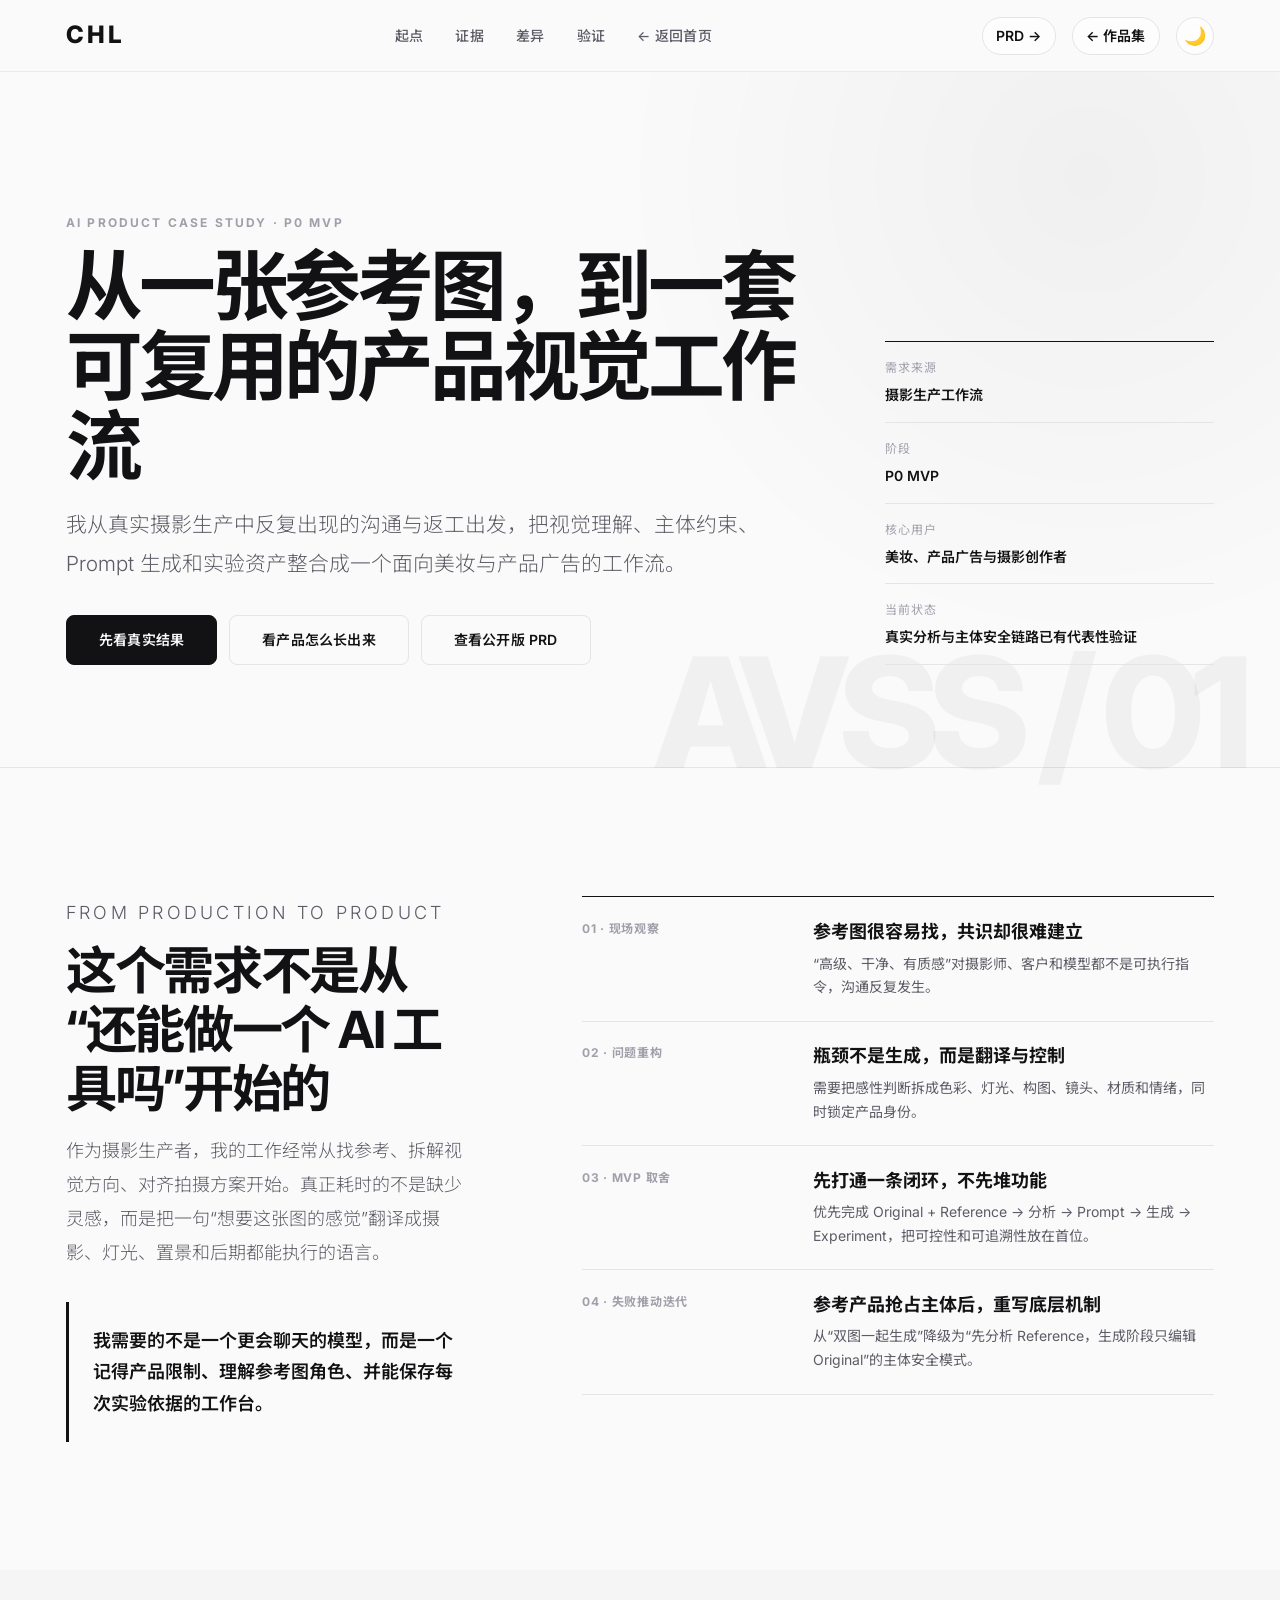
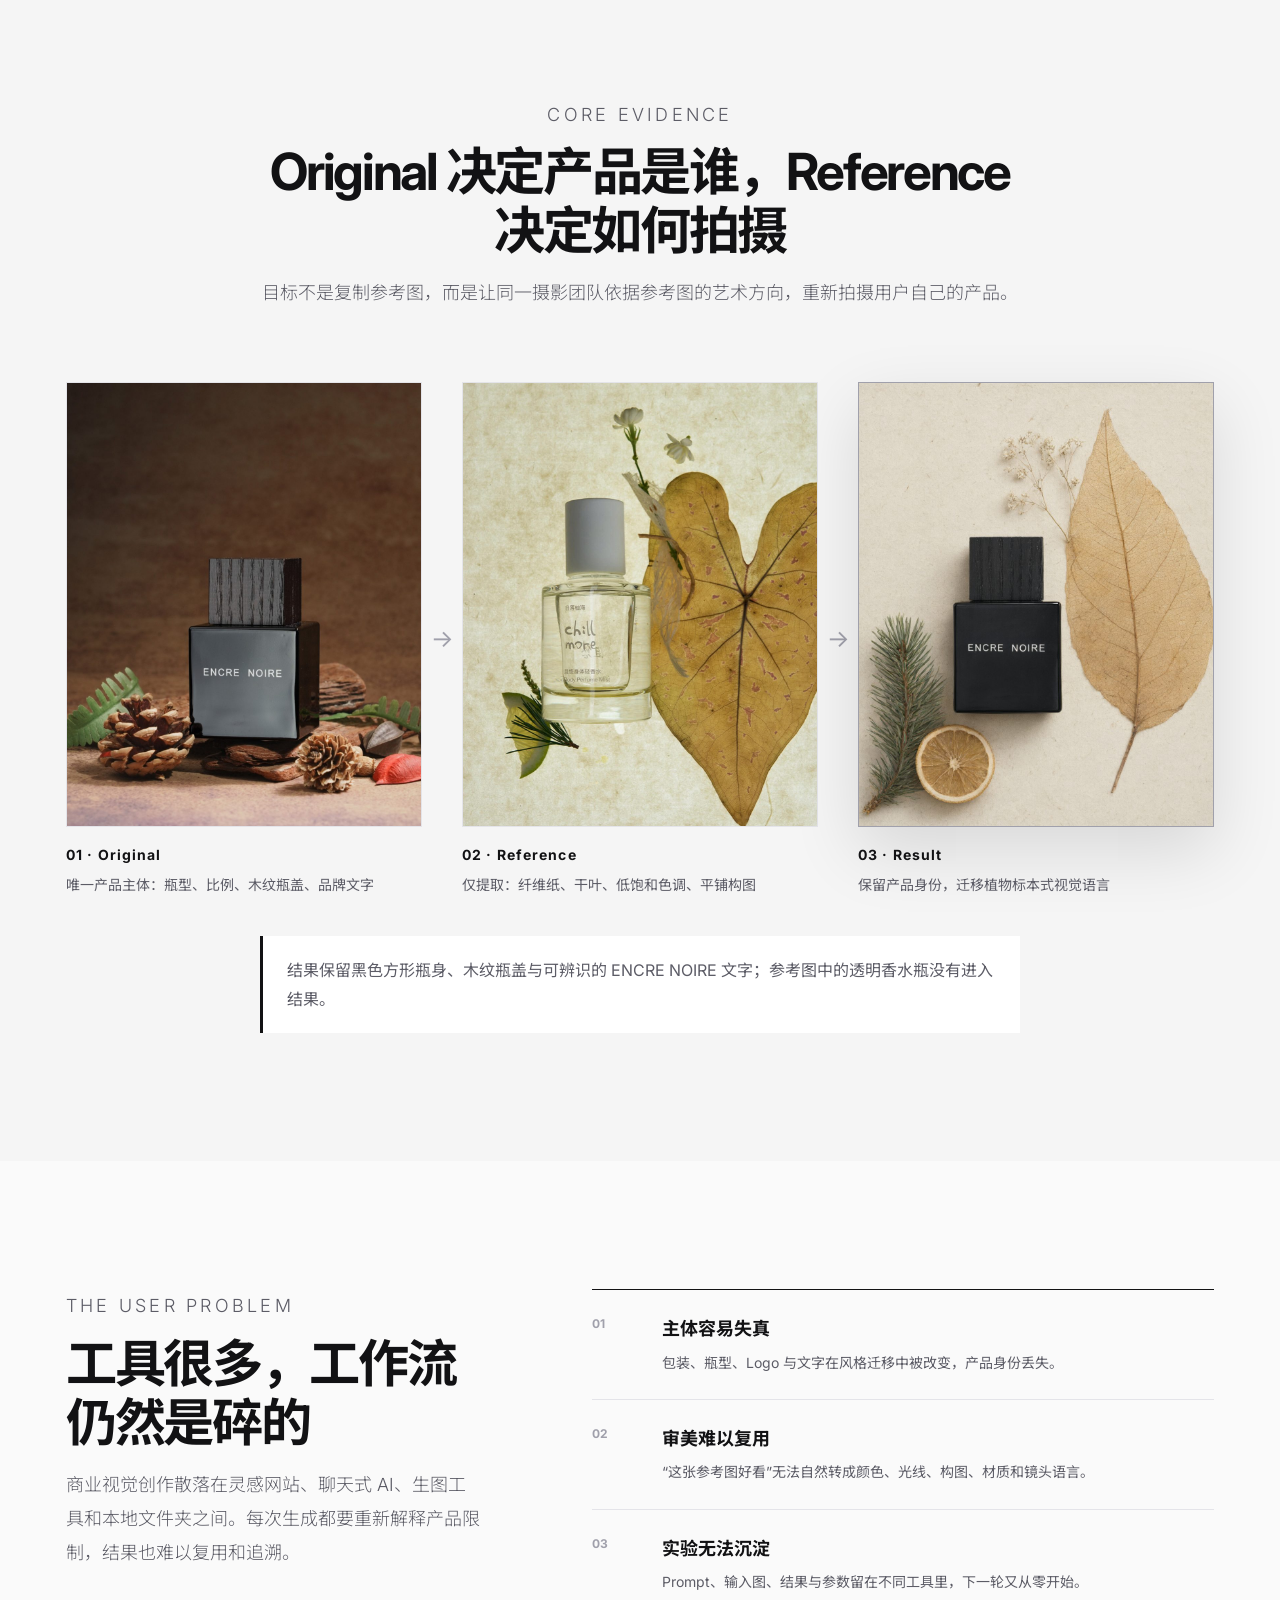
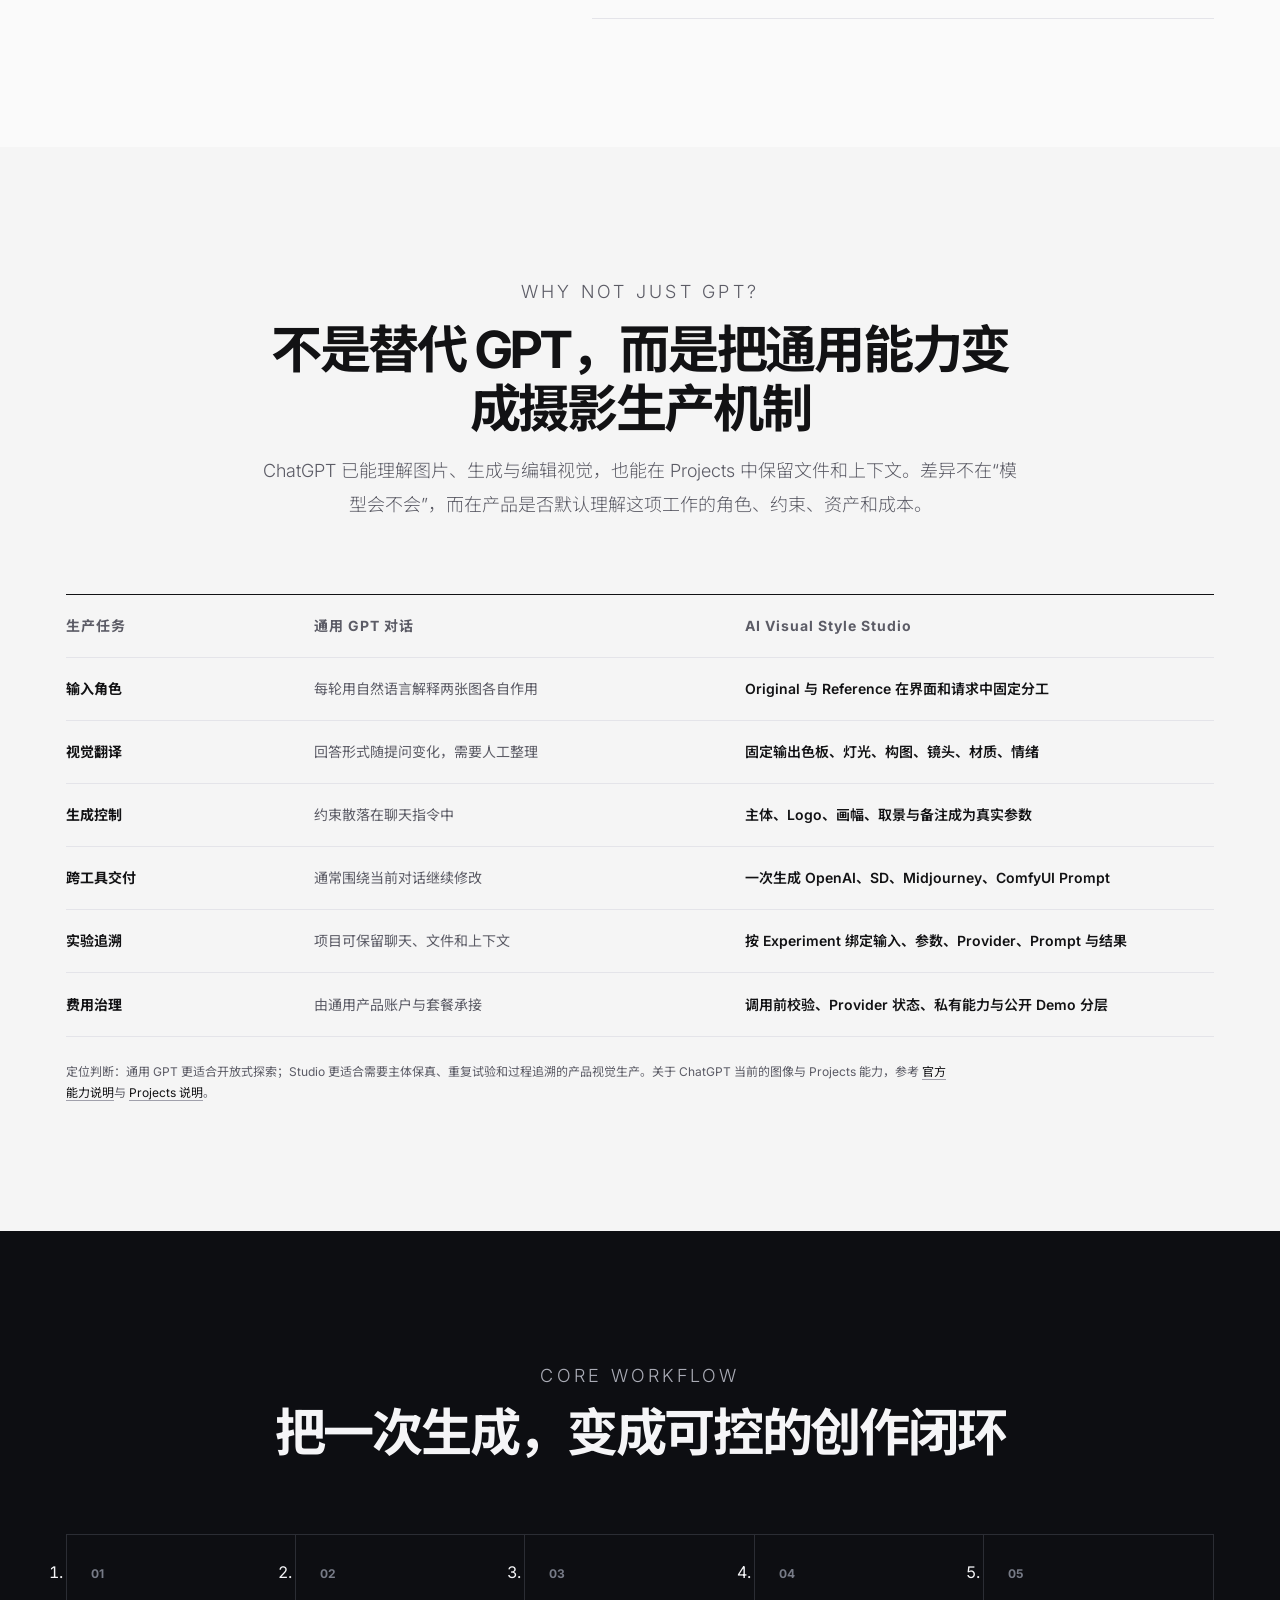
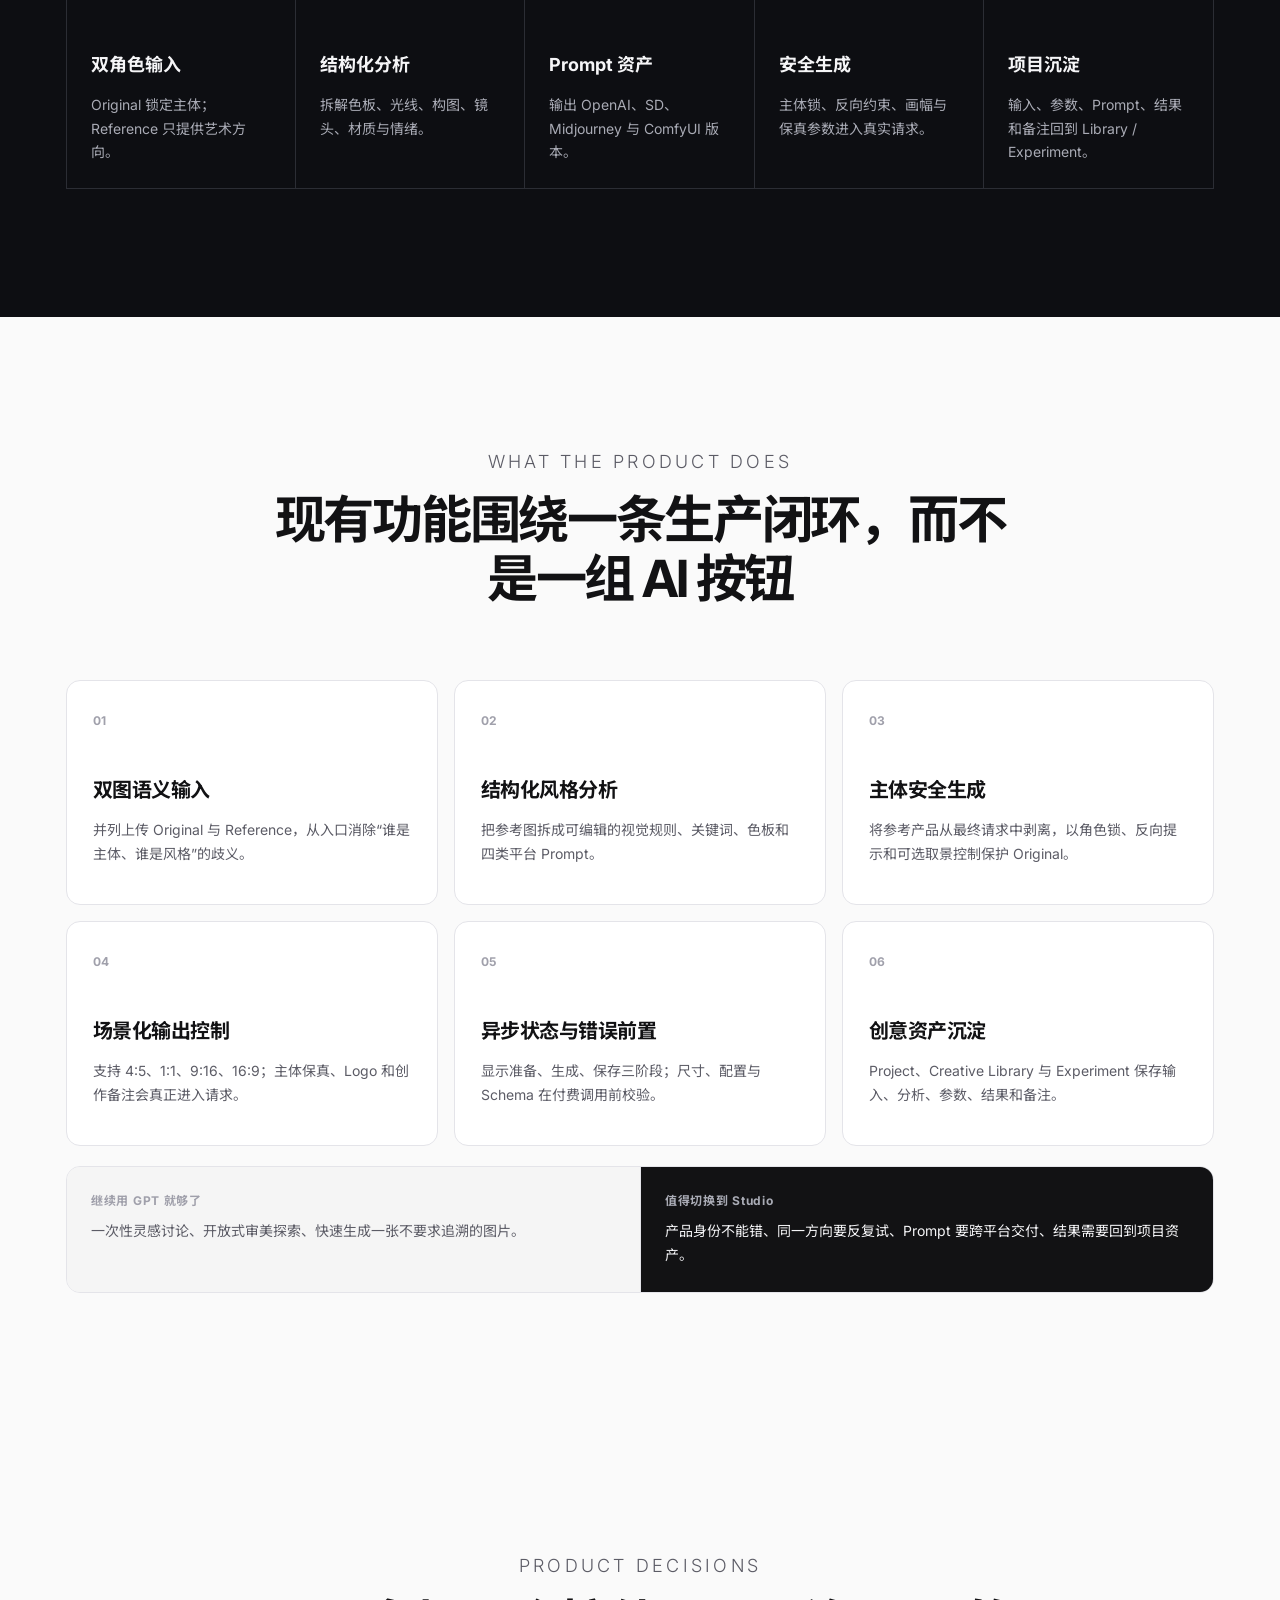
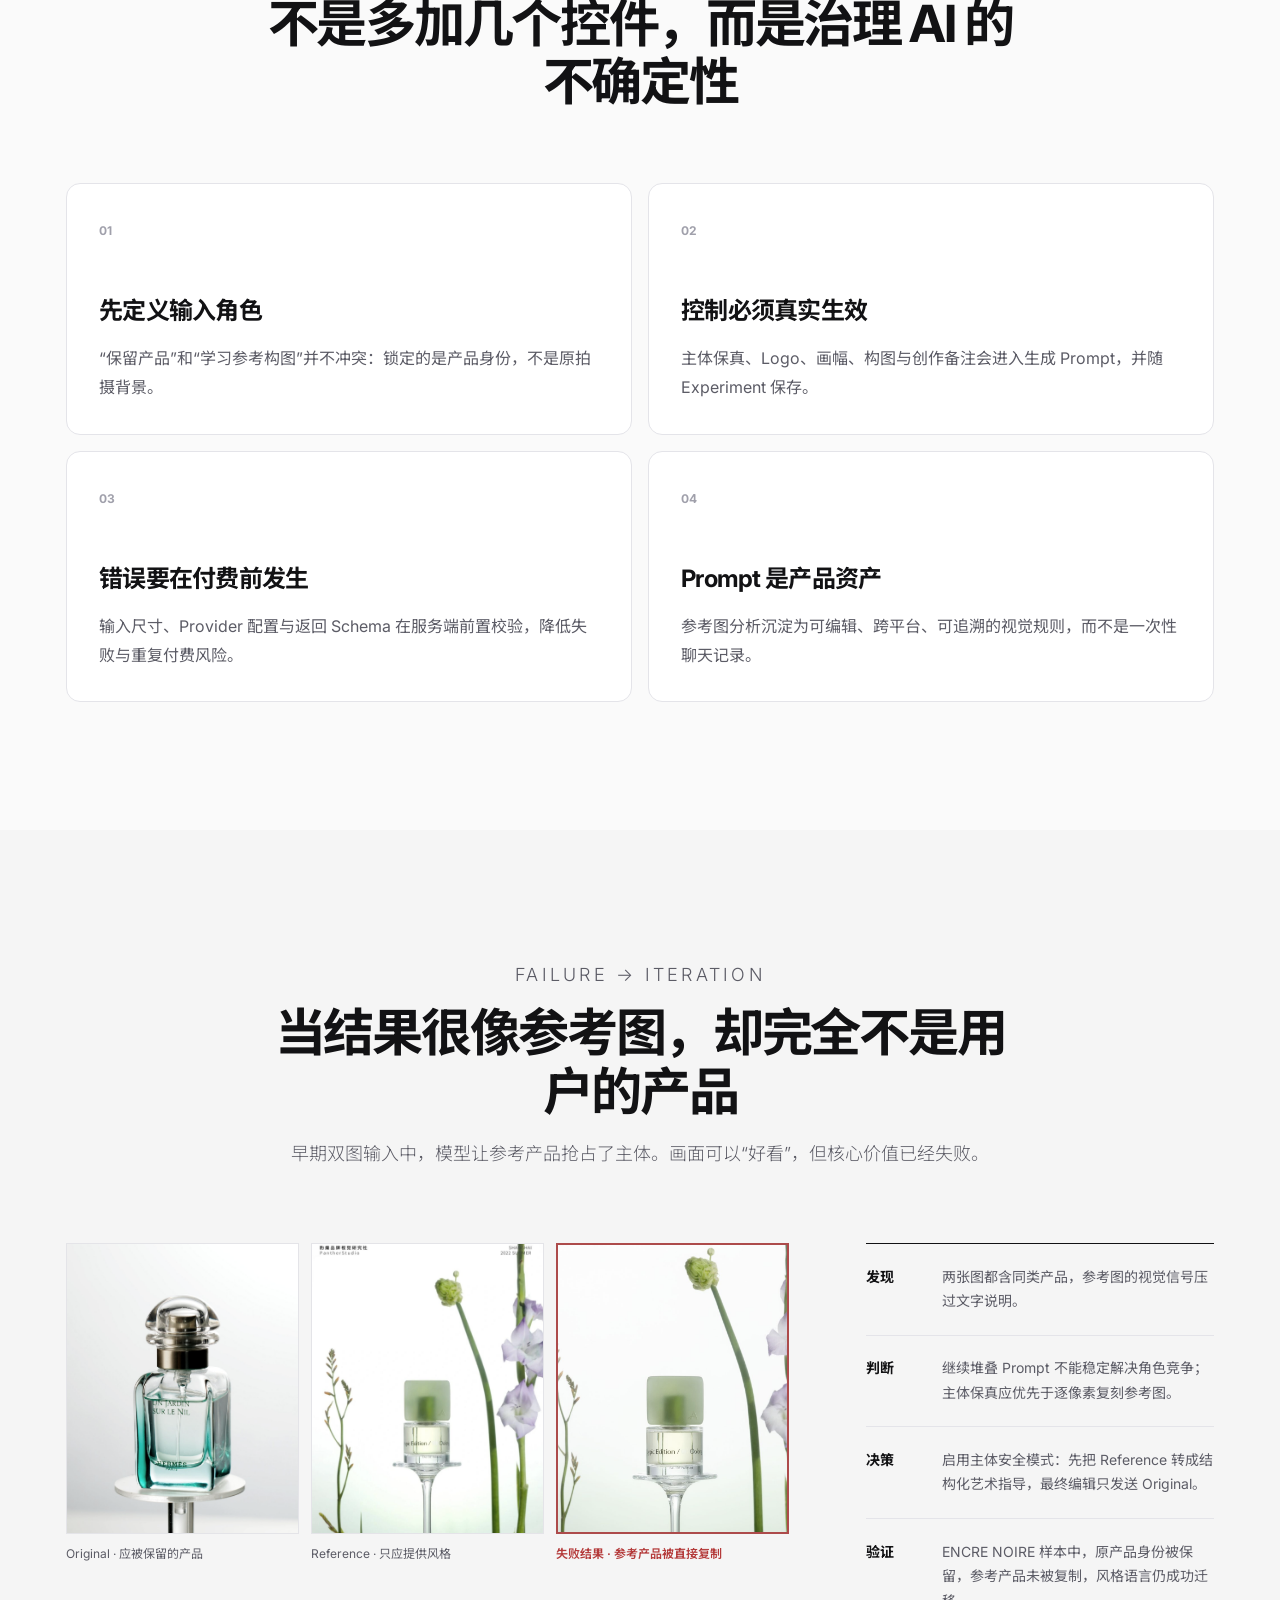
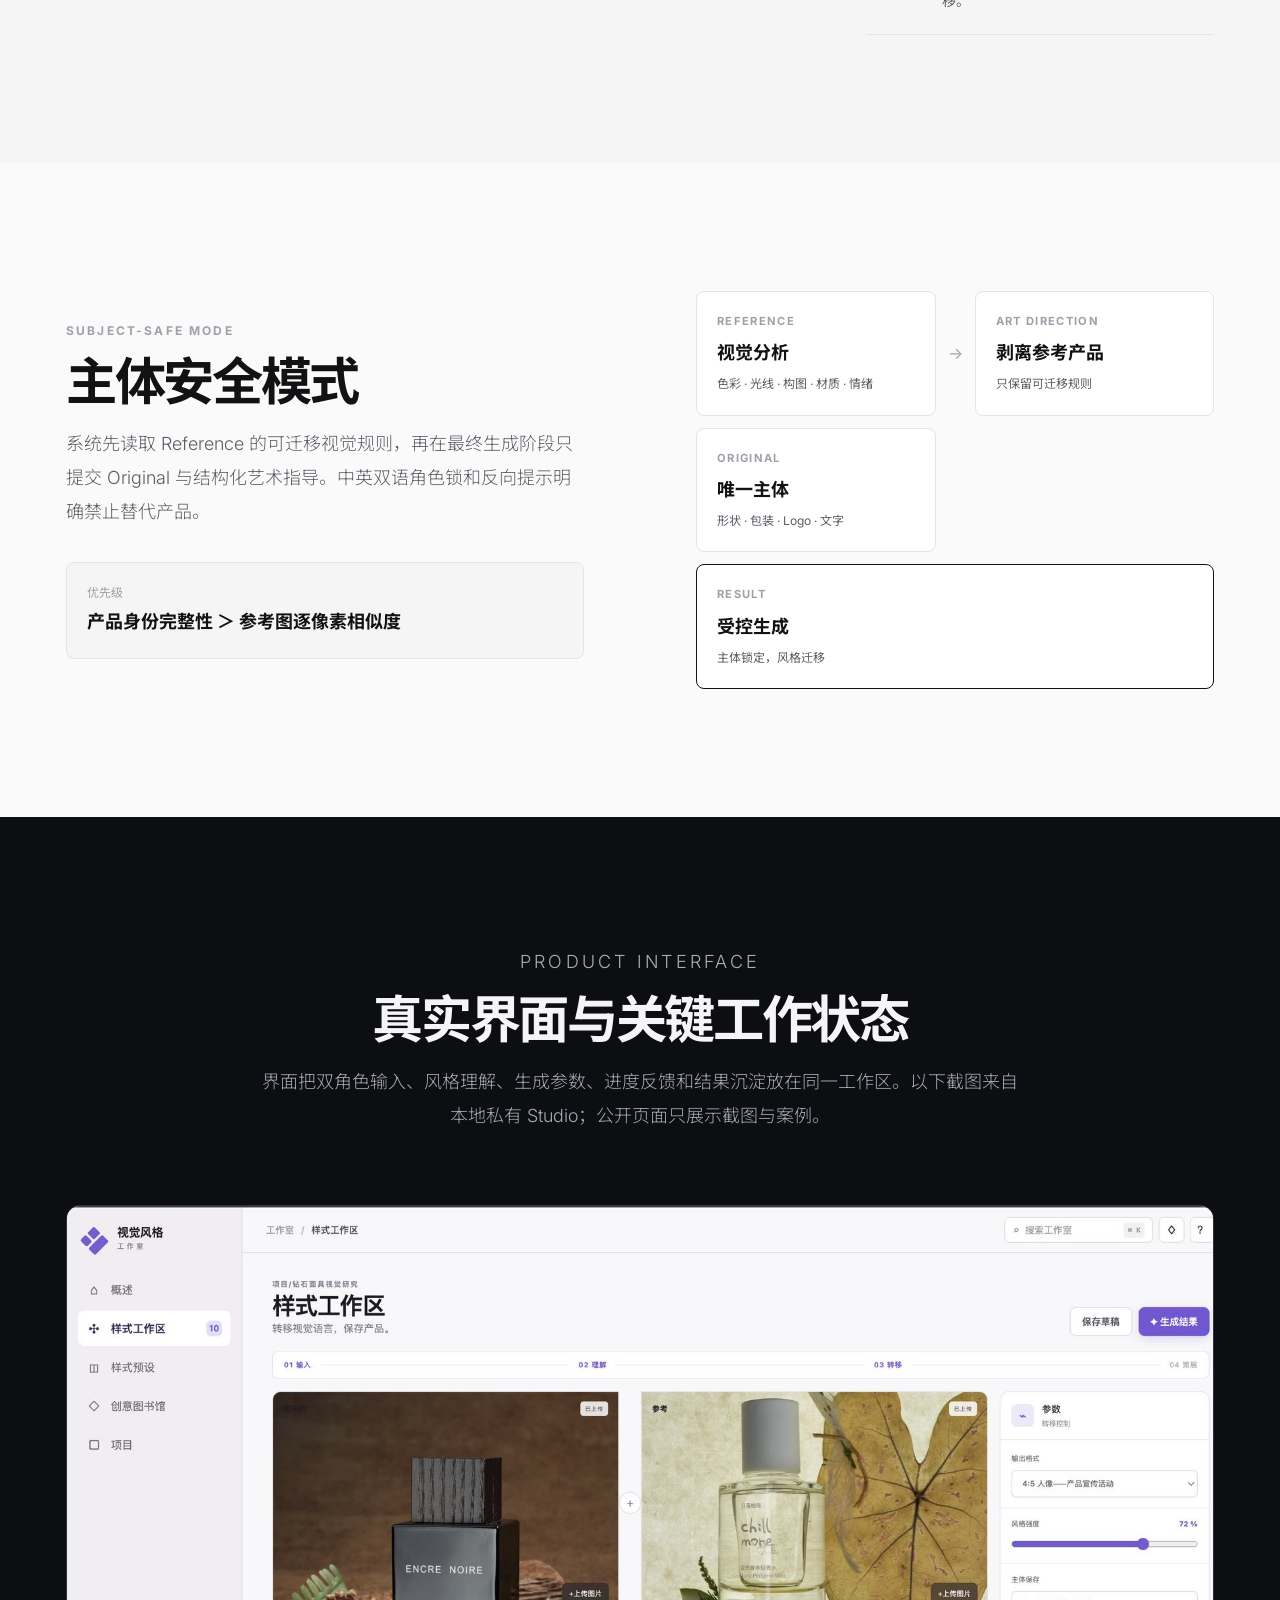
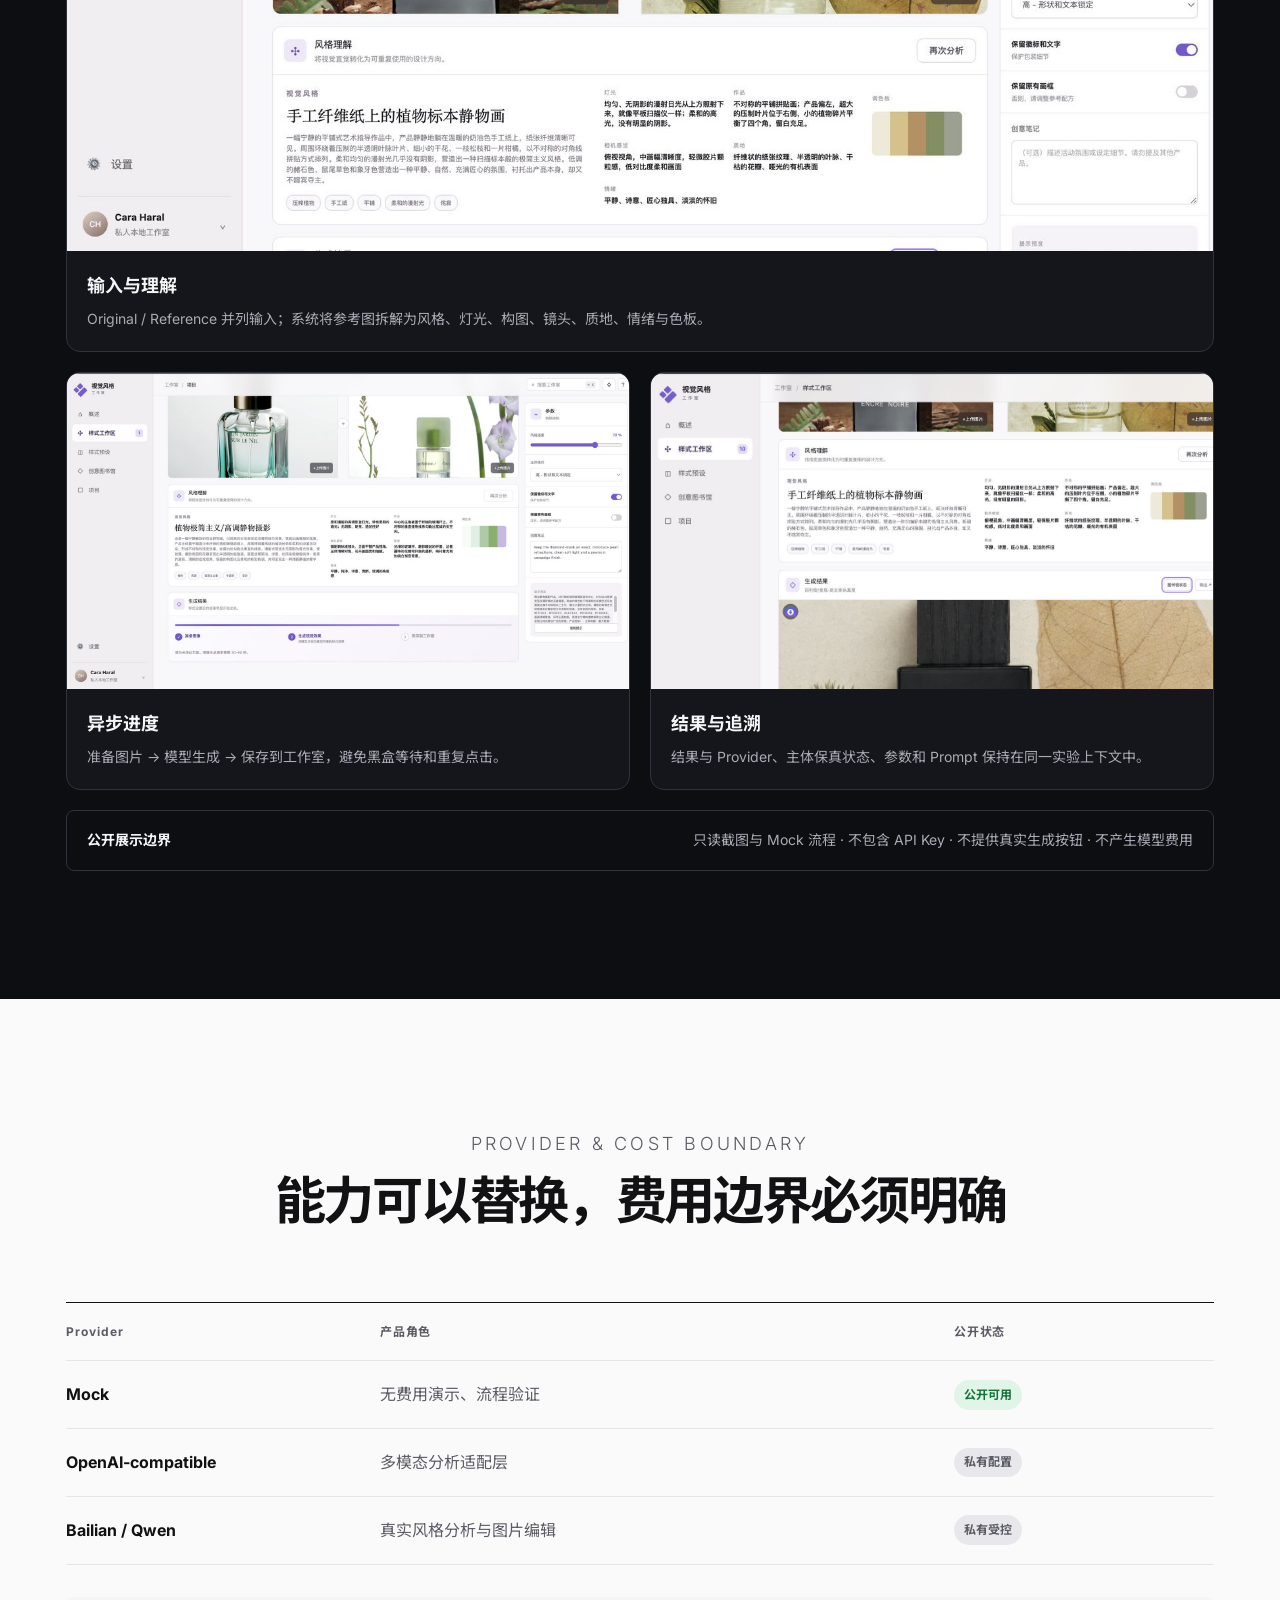
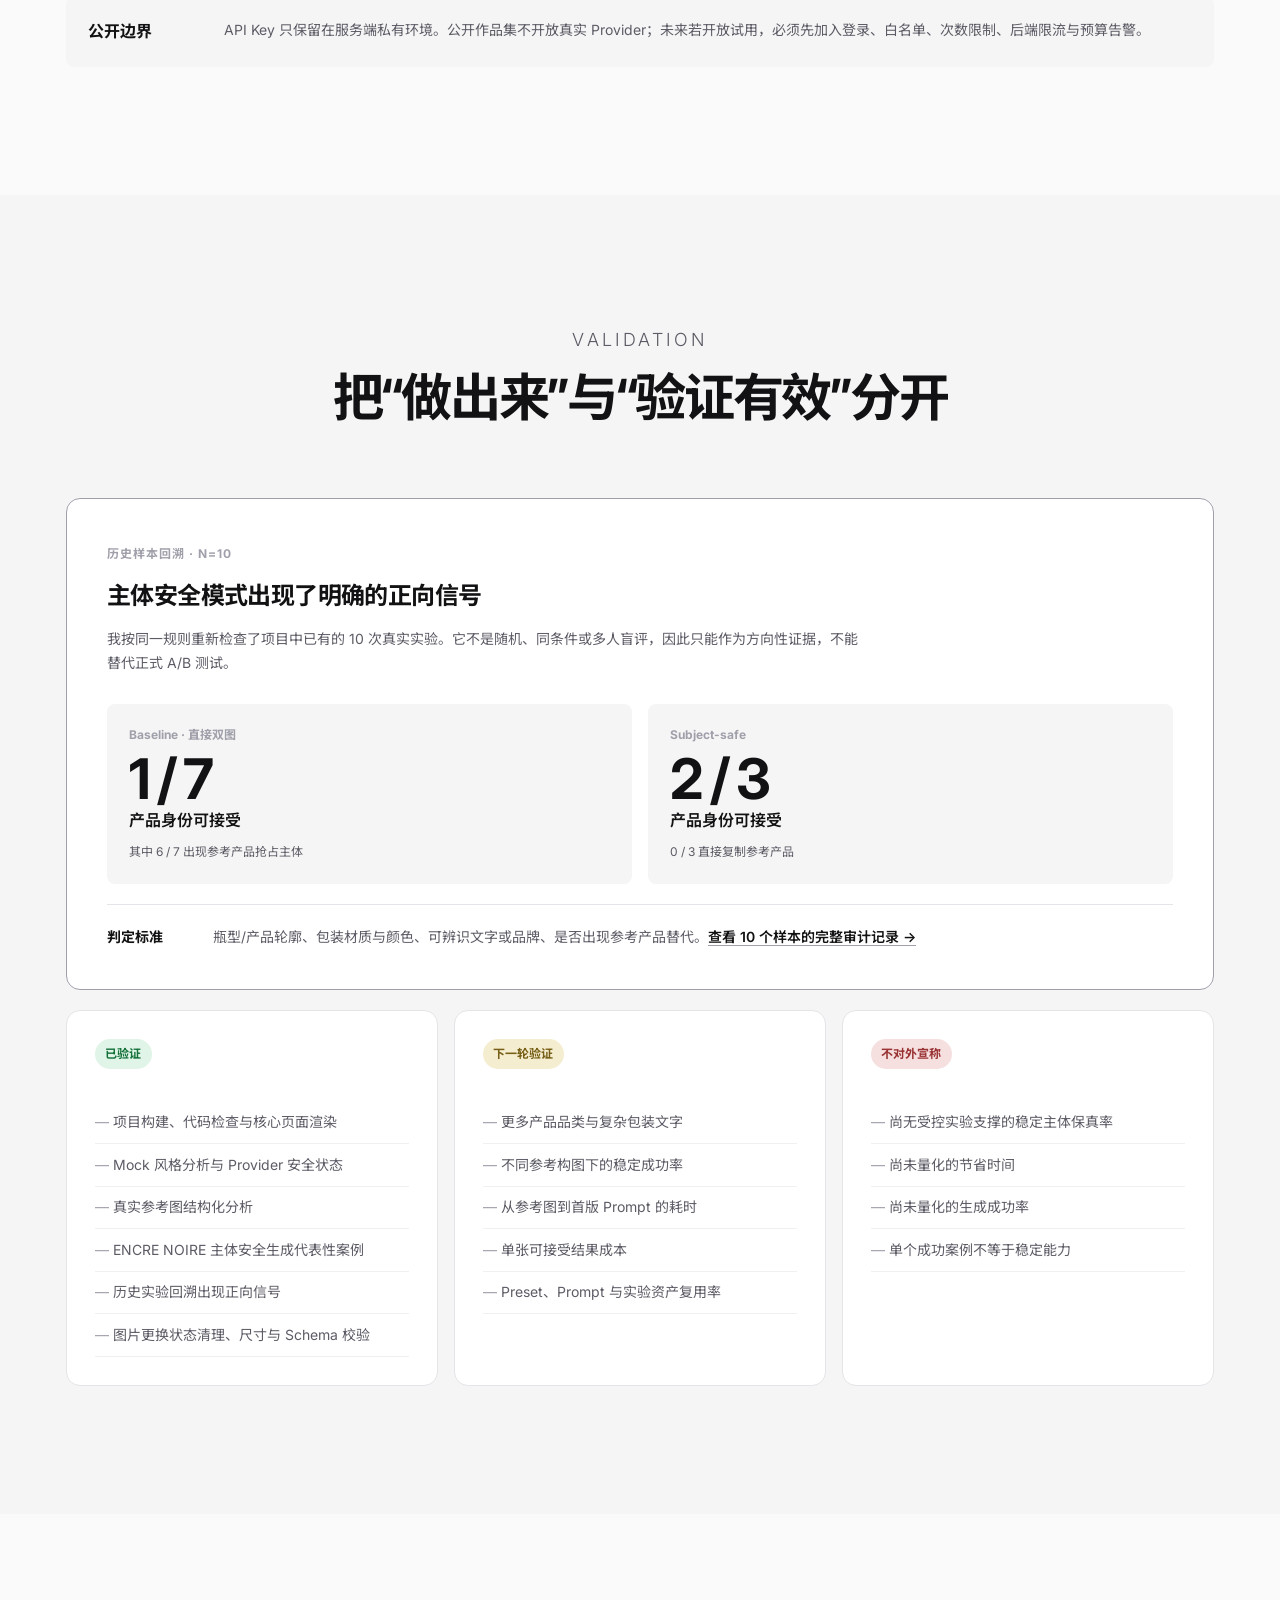
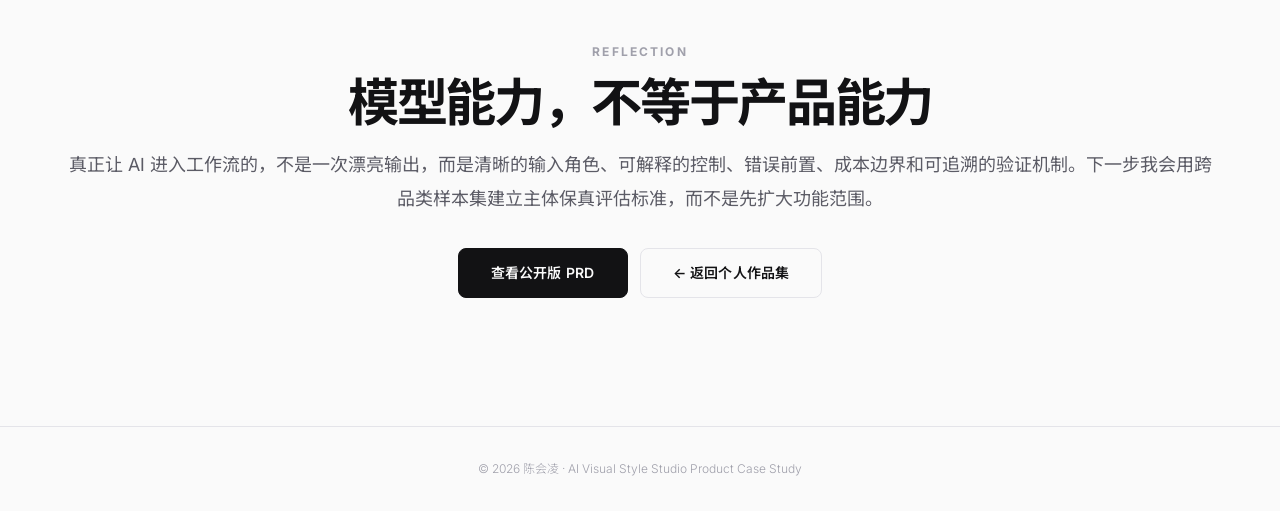
<file: ai-visual-style-studio/index.html>
<!DOCTYPE html>
<html lang="zh-CN">
<head>
  <meta charset="UTF-8">
  <meta name="viewport" content="width=device-width, initial-scale=1.0">
  <meta name="description" content="AI Visual Style Studio 产品 Case Study：将参考图灵感转化为可控、可复用的商业产品视觉工作流。">
  <meta name="author" content="陈会凌">
  <meta property="og:title" content="AI Visual Style Studio｜产品 Case Study">
  <meta property="og:description" content="从真实失败样本出发，设计主体安全、Provider 适配与成本可控的 AI 商业视觉工作流。">
  <meta property="og:type" content="article">
  <title>AI Visual Style Studio｜产品 Case Study</title>
  <link rel="preconnect" href="https://fonts.googleapis.com">
  <link rel="preconnect" href="https://fonts.gstatic.com" crossorigin>
  <link href="https://fonts.googleapis.com/css2?family=Inter:wght@300;400;500;600;700;800&family=Noto+Sans+SC:wght@300;400;500;700&display=swap" rel="stylesheet">
  <link rel="stylesheet" href="../css/style.css">
  <link rel="stylesheet" href="../css/case-study.css">
</head>
<body class="case-page">
  <header class="header" id="header">
    <nav class="nav container">
      <a href="https://caraharal.github.io/portfolio/" class="nav__logo" aria-label="返回线上作品集首页">CHL</a>
      <ul class="nav__links case-nav__links" id="nav-links">
        <li><a href="#origin" class="nav__link">起点</a></li>
        <li><a href="#evidence" class="nav__link">证据</a></li>
        <li><a href="#positioning" class="nav__link">差异</a></li>
        <li><a href="#validation" class="nav__link">验证</a></li>
        <li><a href="https://caraharal.github.io/portfolio/" class="nav__link">← 返回首页</a></li>
      </ul>
      <div class="nav__actions">
        <a class="case-back-link case-back-link--forward" href="prd/" aria-label="查看 AI Visual Style Studio 公开版 PRD">PRD →</a>
        <a class="case-back-link" href="https://caraharal.github.io/portfolio/" aria-label="返回个人作品集首页">← 作品集</a>
        <button class="theme-toggle" id="theme-toggle" aria-label="切换暗色模式" title="切换主题">
          <span class="theme-toggle__icon theme-toggle__icon--sun">☀️</span>
          <span class="theme-toggle__icon theme-toggle__icon--moon">🌙</span>
        </button>
        <button class="nav__hamburger" id="hamburger" aria-label="菜单" aria-expanded="false">
          <span class="nav__hamburger-bar"></span>
          <span class="nav__hamburger-bar"></span>
          <span class="nav__hamburger-bar"></span>
        </button>
      </div>
    </nav>
  </header>

  <main>
    <section class="case-hero" id="overview">
      <div class="container case-hero__grid">
        <div class="case-hero__copy">
          <p class="case-eyebrow">AI PRODUCT CASE STUDY · P0 MVP</p>
          <h1>从一张参考图，到一套可复用的产品视觉工作流</h1>
          <p class="case-hero__lead">我从真实摄影生产中反复出现的沟通与返工出发，把视觉理解、主体约束、Prompt 生成和实验资产整合成一个面向美妆与产品广告的工作流。</p>
          <div class="case-hero__actions">
            <a class="btn btn--primary" href="#evidence">先看真实结果</a>
            <a class="btn btn--outline" href="#origin">看产品怎么长出来</a>
            <a class="btn btn--outline" href="prd/">查看公开版 PRD</a>
          </div>
        </div>
        <aside class="case-meta" aria-label="项目概览">
          <div><span>需求来源</span><strong>摄影生产工作流</strong></div>
          <div><span>阶段</span><strong>P0 MVP</strong></div>
          <div><span>核心用户</span><strong>美妆、产品广告与摄影创作者</strong></div>
          <div><span>当前状态</span><strong>真实分析与主体安全链路已有代表性验证</strong></div>
        </aside>
      </div>
    </section>

    <section class="case-section" id="origin">
      <div class="container origin-layout">
        <div class="case-heading case-heading--left">
          <p class="case-eyebrow">FROM PRODUCTION TO PRODUCT</p>
          <h2>这个需求不是从“还能做一个 AI 工具吗”开始的</h2>
          <p>作为摄影生产者，我的工作经常从找参考、拆解视觉方向、对齐拍摄方案开始。真正耗时的不是缺少灵感，而是把一句“想要这张图的感觉”翻译成摄影、灯光、置景和后期都能执行的语言。</p>
          <blockquote>我需要的不是一个更会聊天的模型，而是一个记得产品限制、理解参考图角色、并能保存每次实验依据的工作台。</blockquote>
        </div>
        <ol class="origin-path" aria-label="从摄影生产问题到产品方案的决策路径">
          <li><span>01 · 现场观察</span><h3>参考图很容易找，共识却很难建立</h3><p>“高级、干净、有质感”对摄影师、客户和模型都不是可执行指令，沟通反复发生。</p></li>
          <li><span>02 · 问题重构</span><h3>瓶颈不是生成，而是翻译与控制</h3><p>需要把感性判断拆成色彩、灯光、构图、镜头、材质和情绪，同时锁定产品身份。</p></li>
          <li><span>03 · MVP 取舍</span><h3>先打通一条闭环，不先堆功能</h3><p>优先完成 Original + Reference → 分析 → Prompt → 生成 → Experiment，把可控性和可追溯性放在首位。</p></li>
          <li><span>04 · 失败推动迭代</span><h3>参考产品抢占主体后，重写底层机制</h3><p>从“双图一起生成”降级为“先分析 Reference，生成阶段只编辑 Original”的主体安全模式。</p></li>
        </ol>
      </div>
    </section>

    <section class="case-section case-section--paper" id="evidence">
      <div class="container">
        <div class="case-heading">
          <p class="case-eyebrow">CORE EVIDENCE</p>
          <h2>Original 决定产品是谁，Reference 决定如何拍摄</h2>
          <p>目标不是复制参考图，而是让同一摄影团队依据参考图的艺术方向，重新拍摄用户自己的产品。</p>
        </div>
        <div class="triptych" aria-label="ENCRE NOIRE 风格迁移三联对比">
          <figure class="triptych__item">
            <div class="triptych__image"><img src="../assets/images/case-study/encre-original.jpg" alt="Original：黑色方形 ENCRE NOIRE 香水瓶原始产品图"></div>
            <figcaption><b>01 · Original</b><span>唯一产品主体：瓶型、比例、木纹瓶盖、品牌文字</span></figcaption>
          </figure>
          <div class="triptych__arrow" aria-hidden="true">→</div>
          <figure class="triptych__item">
            <div class="triptych__image"><img src="../assets/images/case-study/encre-reference.jpg" alt="Reference：透明香水瓶与干叶组成的植物标本式参考图"></div>
            <figcaption><b>02 · Reference</b><span>仅提取：纤维纸、干叶、低饱和色调、平铺构图</span></figcaption>
          </figure>
          <div class="triptych__arrow" aria-hidden="true">→</div>
          <figure class="triptych__item triptych__item--result">
            <div class="triptych__image"><img src="../assets/images/case-study/encre-result.jpg" alt="Result：保留 ENCRE NOIRE 产品身份的植物标本风格结果"></div>
            <figcaption><b>03 · Result</b><span>保留产品身份，迁移植物标本式视觉语言</span></figcaption>
          </figure>
        </div>
        <p class="evidence-caption">结果保留黑色方形瓶身、木纹瓶盖与可辨识的 ENCRE NOIRE 文字；参考图中的透明香水瓶没有进入结果。</p>
      </div>
    </section>

    <section class="case-section" id="problem">
      <div class="container case-two-col">
        <div class="case-heading case-heading--left">
          <p class="case-eyebrow">THE USER PROBLEM</p>
          <h2>工具很多，工作流仍然是碎的</h2>
          <p>商业视觉创作散落在灵感网站、聊天式 AI、生图工具和本地文件夹之间。每次生成都要重新解释产品限制，结果也难以复用和追溯。</p>
        </div>
        <div class="problem-list">
          <article><span>01</span><div><h3>主体容易失真</h3><p>包装、瓶型、Logo 与文字在风格迁移中被改变，产品身份丢失。</p></div></article>
          <article><span>02</span><div><h3>审美难以复用</h3><p>“这张参考图好看”无法自然转成颜色、光线、构图、材质和镜头语言。</p></div></article>
          <article><span>03</span><div><h3>实验无法沉淀</h3><p>Prompt、输入图、结果与参数留在不同工具里，下一轮又从零开始。</p></div></article>
        </div>
      </div>
    </section>

    <section class="case-section case-section--paper" id="positioning">
      <div class="container">
        <div class="case-heading">
          <p class="case-eyebrow">WHY NOT JUST GPT?</p>
          <h2>不是替代 GPT，而是把通用能力变成摄影生产机制</h2>
          <p>ChatGPT 已能理解图片、生成与编辑视觉，也能在 Projects 中保留文件和上下文。差异不在“模型会不会”，而在产品是否默认理解这项工作的角色、约束、资产和成本。</p>
        </div>
        <div class="compare-table" role="table" aria-label="通用 GPT 与 AI Visual Style Studio 的工作流差异">
          <div class="compare-row compare-row--head" role="row"><span>生产任务</span><span>通用 GPT 对话</span><span>AI Visual Style Studio</span></div>
          <div class="compare-row" role="row"><strong>输入角色</strong><span>每轮用自然语言解释两张图各自作用</span><b>Original 与 Reference 在界面和请求中固定分工</b></div>
          <div class="compare-row" role="row"><strong>视觉翻译</strong><span>回答形式随提问变化，需要人工整理</span><b>固定输出色板、灯光、构图、镜头、材质、情绪</b></div>
          <div class="compare-row" role="row"><strong>生成控制</strong><span>约束散落在聊天指令中</span><b>主体、Logo、画幅、取景与备注成为真实参数</b></div>
          <div class="compare-row" role="row"><strong>跨工具交付</strong><span>通常围绕当前对话继续修改</span><b>一次生成 OpenAI、SD、Midjourney、ComfyUI Prompt</b></div>
          <div class="compare-row" role="row"><strong>实验追溯</strong><span>项目可保留聊天、文件和上下文</span><b>按 Experiment 绑定输入、参数、Provider、Prompt 与结果</b></div>
          <div class="compare-row" role="row"><strong>费用治理</strong><span>由通用产品账户与套餐承接</span><b>调用前校验、Provider 状态、私有能力与公开 Demo 分层</b></div>
        </div>
        <p class="compare-note">定位判断：通用 GPT 更适合开放式探索；Studio 更适合需要主体保真、重复试验和过程追溯的产品视觉生产。关于 ChatGPT 当前的图像与 Projects 能力，参考 <a href="https://help.openai.com/en/articles/9260256" target="_blank" rel="noopener noreferrer">官方能力说明</a>与 <a href="https://help.openai.com/en/articles/10169521-projects-in-chatgpt" target="_blank" rel="noopener noreferrer">Projects 说明</a>。</p>
      </div>
    </section>

    <section class="case-section case-section--dark" id="workflow">
      <div class="container">
        <div class="case-heading case-heading--light">
          <p class="case-eyebrow">CORE WORKFLOW</p>
          <h2>把一次生成，变成可控的创作闭环</h2>
        </div>
        <ol class="workflow" aria-label="核心产品工作流">
          <li><span>01</span><h3>双角色输入</h3><p>Original 锁定主体；Reference 只提供艺术方向。</p></li>
          <li><span>02</span><h3>结构化分析</h3><p>拆解色板、光线、构图、镜头、材质与情绪。</p></li>
          <li><span>03</span><h3>Prompt 资产</h3><p>输出 OpenAI、SD、Midjourney 与 ComfyUI 版本。</p></li>
          <li><span>04</span><h3>安全生成</h3><p>主体锁、反向约束、画幅与保真参数进入真实请求。</p></li>
          <li><span>05</span><h3>项目沉淀</h3><p>输入、参数、Prompt、结果和备注回到 Library / Experiment。</p></li>
        </ol>
      </div>
    </section>

    <section class="case-section" id="capabilities">
      <div class="container">
        <div class="case-heading">
          <p class="case-eyebrow">WHAT THE PRODUCT DOES</p>
          <h2>现有功能围绕一条生产闭环，而不是一组 AI 按钮</h2>
        </div>
        <div class="capability-grid">
          <article><span>01</span><h3>双图语义输入</h3><p>并列上传 Original 与 Reference，从入口消除“谁是主体、谁是风格”的歧义。</p></article>
          <article><span>02</span><h3>结构化风格分析</h3><p>把参考图拆成可编辑的视觉规则、关键词、色板和四类平台 Prompt。</p></article>
          <article><span>03</span><h3>主体安全生成</h3><p>将参考产品从最终请求中剥离，以角色锁、反向提示和可选取景控制保护 Original。</p></article>
          <article><span>04</span><h3>场景化输出控制</h3><p>支持 4:5、1:1、9:16、16:9；主体保真、Logo 和创作备注会真正进入请求。</p></article>
          <article><span>05</span><h3>异步状态与错误前置</h3><p>显示准备、生成、保存三阶段；尺寸、配置与 Schema 在付费调用前校验。</p></article>
          <article><span>06</span><h3>创意资产沉淀</h3><p>Project、Creative Library 与 Experiment 保存输入、分析、参数、结果和备注。</p></article>
        </div>
        <div class="switch-logic">
          <div><span>继续用 GPT 就够了</span><p>一次性灵感讨论、开放式审美探索、快速生成一张不要求追溯的图片。</p></div>
          <div class="switch-logic__focus"><span>值得切换到 Studio</span><p>产品身份不能错、同一方向要反复试、Prompt 要跨平台交付、结果需要回到项目资产。</p></div>
        </div>
      </div>
    </section>

    <section class="case-section" id="decisions">
      <div class="container">
        <div class="case-heading">
          <p class="case-eyebrow">PRODUCT DECISIONS</p>
          <h2>不是多加几个控件，而是治理 AI 的不确定性</h2>
        </div>
        <div class="decision-grid">
          <article><span class="decision-number">01</span><h3>先定义输入角色</h3><p>“保留产品”和“学习参考构图”并不冲突：锁定的是产品身份，不是原拍摄背景。</p></article>
          <article><span class="decision-number">02</span><h3>控制必须真实生效</h3><p>主体保真、Logo、画幅、构图与创作备注会进入生成 Prompt，并随 Experiment 保存。</p></article>
          <article><span class="decision-number">03</span><h3>错误要在付费前发生</h3><p>输入尺寸、Provider 配置与返回 Schema 在服务端前置校验，降低失败与重复付费风险。</p></article>
          <article><span class="decision-number">04</span><h3>Prompt 是产品资产</h3><p>参考图分析沉淀为可编辑、跨平台、可追溯的视觉规则，而不是一次性聊天记录。</p></article>
        </div>
      </div>
    </section>

    <section class="case-section case-section--paper" id="iteration">
      <div class="container">
        <div class="case-heading">
          <p class="case-eyebrow">FAILURE → ITERATION</p>
          <h2>当结果很像参考图，却完全不是用户的产品</h2>
          <p>早期双图输入中，模型让参考产品抢占了主体。画面可以“好看”，但核心价值已经失败。</p>
        </div>
        <div class="failure-layout">
          <div class="failure-visuals">
            <figure><img src="../assets/images/case-study/failure-original.jpg" alt="失败案例的 Original：爱马仕香水原图"><figcaption>Original · 应被保留的产品</figcaption></figure>
            <figure><img src="../assets/images/case-study/failure-reference.jpg" alt="失败案例的 Reference：绿色香水与花卉参考图"><figcaption>Reference · 只应提供风格</figcaption></figure>
            <figure class="failure-result"><img src="../assets/images/case-study/failure-result.jpg" alt="失败结果：模型直接复制了参考图中的绿色香水"><figcaption>失败结果 · 参考产品被直接复制</figcaption></figure>
          </div>
          <ol class="iteration-log">
            <li><span>发现</span><p>两张图都含同类产品，参考图的视觉信号压过文字说明。</p></li>
            <li><span>判断</span><p>继续堆叠 Prompt 不能稳定解决角色竞争；主体保真应优先于逐像素复刻参考图。</p></li>
            <li><span>决策</span><p>启用主体安全模式：先把 Reference 转成结构化艺术指导，最终编辑只发送 Original。</p></li>
            <li><span>验证</span><p>ENCRE NOIRE 样本中，原产品身份被保留，参考产品未被复制，风格语言仍成功迁移。</p></li>
          </ol>
        </div>
      </div>
    </section>

    <section class="case-section" id="safety">
      <div class="container case-two-col case-two-col--balanced">
        <div>
          <p class="case-eyebrow">SUBJECT-SAFE MODE</p>
          <h2 class="case-inline-title">主体安全模式</h2>
          <p class="case-copy">系统先读取 Reference 的可迁移视觉规则，再在最终生成阶段只提交 Original 与结构化艺术指导。中英双语角色锁和反向提示明确禁止替代产品。</p>
          <div class="safety-principle"><span>优先级</span><strong>产品身份完整性 ＞ 参考图逐像素相似度</strong></div>
        </div>
        <div class="safe-flow" aria-label="主体安全模式流程">
          <div><small>REFERENCE</small><strong>视觉分析</strong><p>色彩 · 光线 · 构图 · 材质 · 情绪</p></div>
          <span>→</span>
          <div><small>ART DIRECTION</small><strong>剥离参考产品</strong><p>只保留可迁移规则</p></div>
          <span>＋</span>
          <div><small>ORIGINAL</small><strong>唯一主体</strong><p>形状 · 包装 · Logo · 文字</p></div>
          <span>↓</span>
          <div class="safe-flow__result"><small>RESULT</small><strong>受控生成</strong><p>主体锁定，风格迁移</p></div>
        </div>
      </div>
    </section>

    <section class="case-section case-section--dark" id="prototype">
      <div class="container">
        <div class="case-heading case-heading--light">
          <p class="case-eyebrow">PRODUCT INTERFACE</p>
          <h2>真实界面与关键工作状态</h2>
          <p>界面把双角色输入、风格理解、生成参数、进度反馈和结果沉淀放在同一工作区。以下截图来自本地私有 Studio；公开页面只展示截图与案例。</p>
        </div>
        <div class="interface-gallery">
          <figure class="interface-shot interface-shot--wide">
            <img src="../assets/images/case-study/interface/studio-workspace-input.jpg" alt="AI Visual Style Studio 样式工作区：ENCRE NOIRE 原图、参考图、风格分析和生成参数">
            <figcaption><b>输入与理解</b><span>Original / Reference 并列输入；系统将参考图拆解为风格、灯光、构图、镜头、质地、情绪与色板。</span></figcaption>
          </figure>
          <figure class="interface-shot">
            <img src="../assets/images/case-study/interface/studio-generation-progress.jpg" alt="AI Visual Style Studio 三阶段生成进度界面">
            <figcaption><b>异步进度</b><span>准备图片 → 模型生成 → 保存到工作室，避免黑盒等待和重复点击。</span></figcaption>
          </figure>
          <figure class="interface-shot">
            <img src="../assets/images/case-study/interface/studio-workspace-result.jpg" alt="AI Visual Style Studio ENCRE NOIRE 生成结果与参数界面">
            <figcaption><b>结果与追溯</b><span>结果与 Provider、主体保真状态、参数和 Prompt 保持在同一实验上下文中。</span></figcaption>
          </figure>
        </div>
        <div class="interface-boundary"><strong>公开展示边界</strong><span>只读截图与 Mock 流程 · 不包含 API Key · 不提供真实生成按钮 · 不产生模型费用</span></div>
      </div>
    </section>

    <section class="case-section" id="providers">
      <div class="container">
        <div class="case-heading">
          <p class="case-eyebrow">PROVIDER & COST BOUNDARY</p>
          <h2>能力可以替换，费用边界必须明确</h2>
        </div>
        <div class="provider-table" role="table" aria-label="Provider 架构与公开边界">
          <div class="provider-row provider-row--head" role="row"><span>Provider</span><span>产品角色</span><span>公开状态</span></div>
          <div class="provider-row" role="row"><strong>Mock</strong><span>无费用演示、流程验证</span><b class="status status--public">公开可用</b></div>
          <div class="provider-row" role="row"><strong>OpenAI-compatible</strong><span>多模态分析适配层</span><b class="status">私有配置</b></div>
          <div class="provider-row" role="row"><strong>Bailian / Qwen</strong><span>真实风格分析与图片编辑</span><b class="status">私有受控</b></div>
        </div>
        <div class="boundary-note"><span>公开边界</span><p>API Key 只保留在服务端私有环境。公开作品集不开放真实 Provider；未来若开放试用，必须先加入登录、白名单、次数限制、后端限流与预算告警。</p></div>
      </div>
    </section>

    <section class="case-section case-section--paper" id="validation">
      <div class="container">
        <div class="case-heading">
          <p class="case-eyebrow">VALIDATION</p>
          <h2>把“做出来”与“验证有效”分开</h2>
        </div>
        <div class="pilot-audit">
          <div class="pilot-audit__intro">
            <span>历史样本回溯 · N=10</span>
            <h3>主体安全模式出现了明确的正向信号</h3>
            <p>我按同一规则重新检查了项目中已有的 10 次真实实验。它不是随机、同条件或多人盲评，因此只能作为方向性证据，不能替代正式 A/B 测试。</p>
          </div>
          <div class="pilot-audit__metrics">
            <article><span>Baseline · 直接双图</span><strong>1 / 7</strong><p>产品身份可接受</p><small>其中 6 / 7 出现参考产品抢占主体</small></article>
            <article><span>Subject-safe</span><strong>2 / 3</strong><p>产品身份可接受</p><small>0 / 3 直接复制参考产品</small></article>
          </div>
          <div class="pilot-audit__rule"><b>判定标准</b><span>瓶型/产品轮廓、包装材质与颜色、可辨识文字或品牌、是否出现参考产品替代。<a href="../AI_VISUAL_STYLE_TEST_AUDIT.md">查看 10 个样本的完整审计记录 →</a></span></div>
        </div>
        <div class="validation-grid">
          <article class="validation-card validation-card--yes"><span>已验证</span><ul><li>项目构建、代码检查与核心页面渲染</li><li>Mock 风格分析与 Provider 安全状态</li><li>真实参考图结构化分析</li><li>ENCRE NOIRE 主体安全生成代表性案例</li><li>历史实验回溯出现正向信号</li><li>图片更换状态清理、尺寸与 Schema 校验</li></ul></article>
          <article class="validation-card validation-card--next"><span>下一轮验证</span><ul><li>更多产品品类与复杂包装文字</li><li>不同参考构图下的稳定成功率</li><li>从参考图到首版 Prompt 的耗时</li><li>单张可接受结果成本</li><li>Preset、Prompt 与实验资产复用率</li></ul></article>
          <article class="validation-card validation-card--no"><span>不对外宣称</span><ul><li>尚无受控实验支撑的稳定主体保真率</li><li>尚未量化的节省时间</li><li>尚未量化的生成成功率</li><li>单个成功案例不等于稳定能力</li></ul></article>
        </div>
      </div>
    </section>

    <section class="case-section case-reflection">
      <div class="container case-reflection__inner">
        <p class="case-eyebrow">REFLECTION</p>
        <h2>模型能力，不等于产品能力</h2>
        <p>真正让 AI 进入工作流的，不是一次漂亮输出，而是清晰的输入角色、可解释的控制、错误前置、成本边界和可追溯的验证机制。下一步我会用跨品类样本集建立主体保真评估标准，而不是先扩大功能范围。</p>
        <div class="case-reflection__actions">
          <a class="btn btn--primary" href="prd/">查看公开版 PRD</a>
          <a class="btn btn--outline" href="https://caraharal.github.io/portfolio/">← 返回个人作品集</a>
        </div>
      </div>
    </section>
  </main>

  <footer class="footer">
    <div class="container footer__content"><p class="footer__copy">&copy; 2026 陈会凌 · AI Visual Style Studio Product Case Study</p></div>
  </footer>
  <script src="../js/case-study.js"></script>
</body>
</html>
</file>
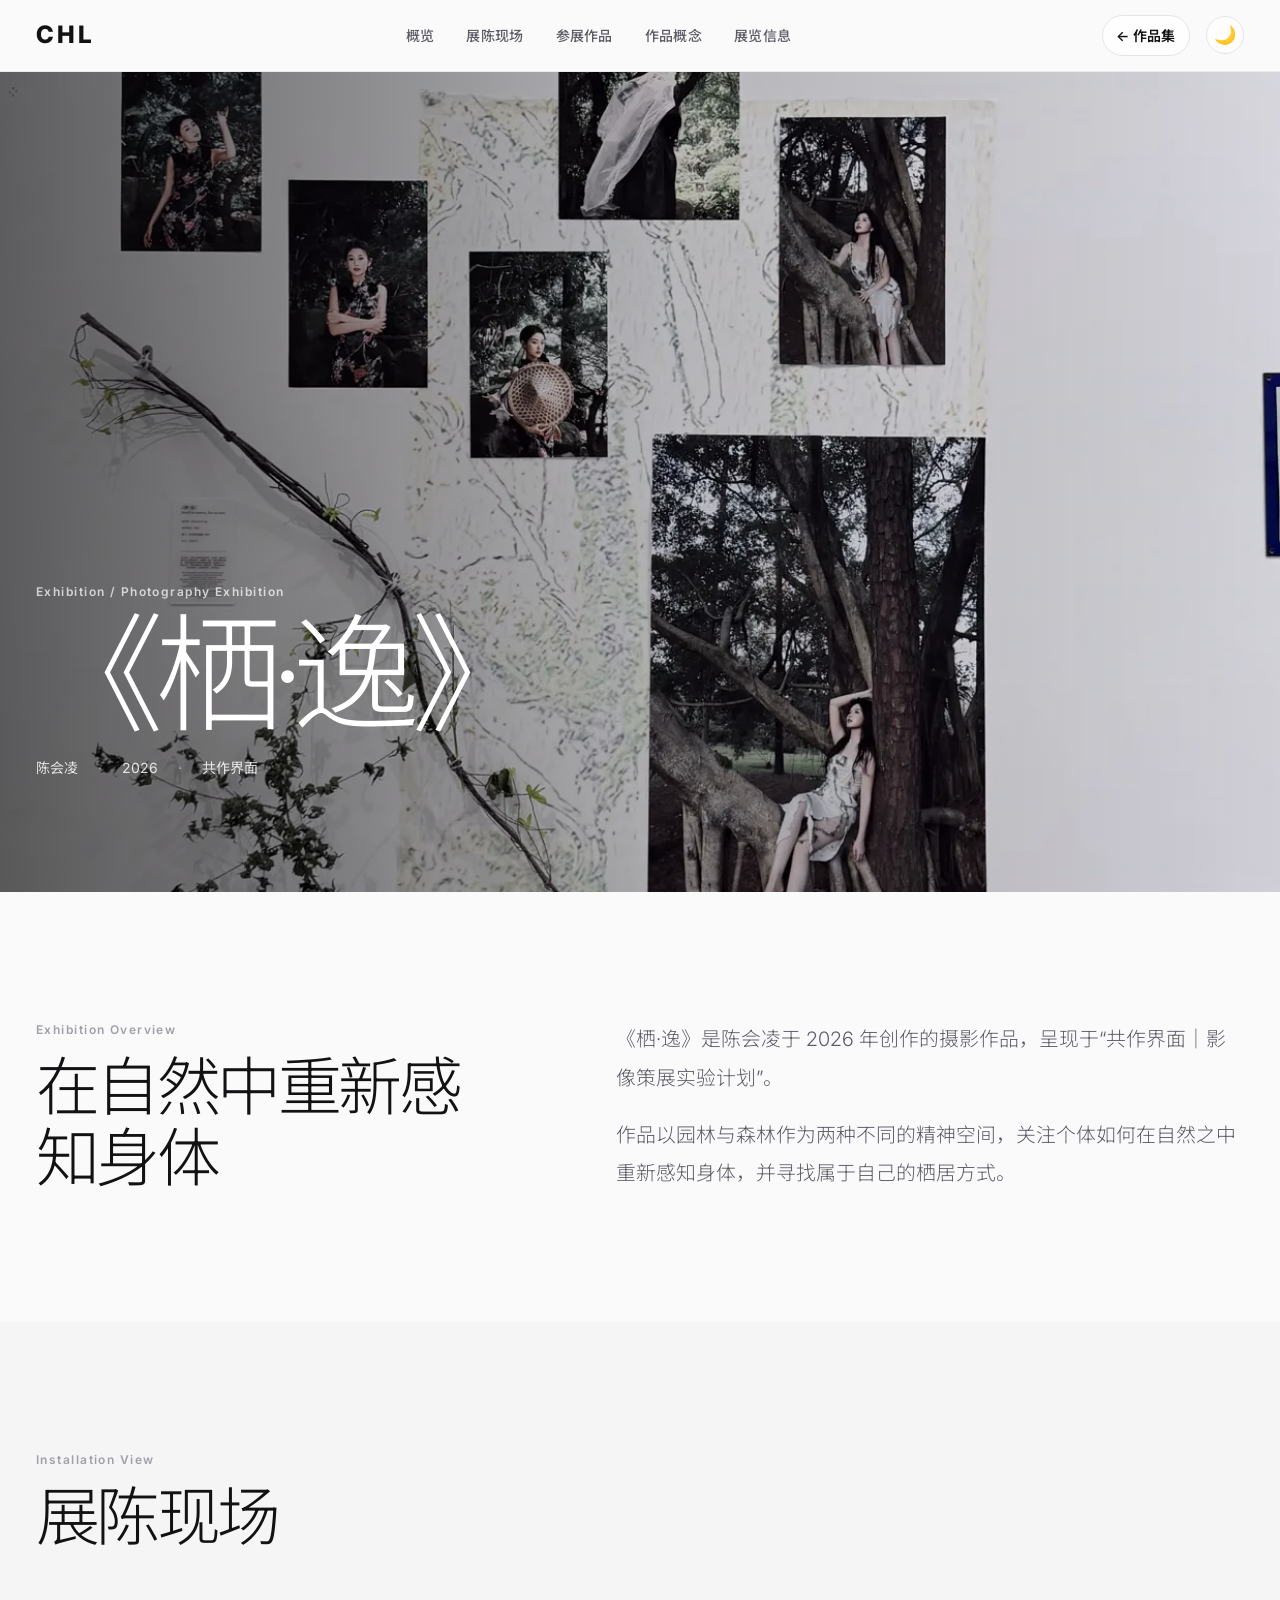
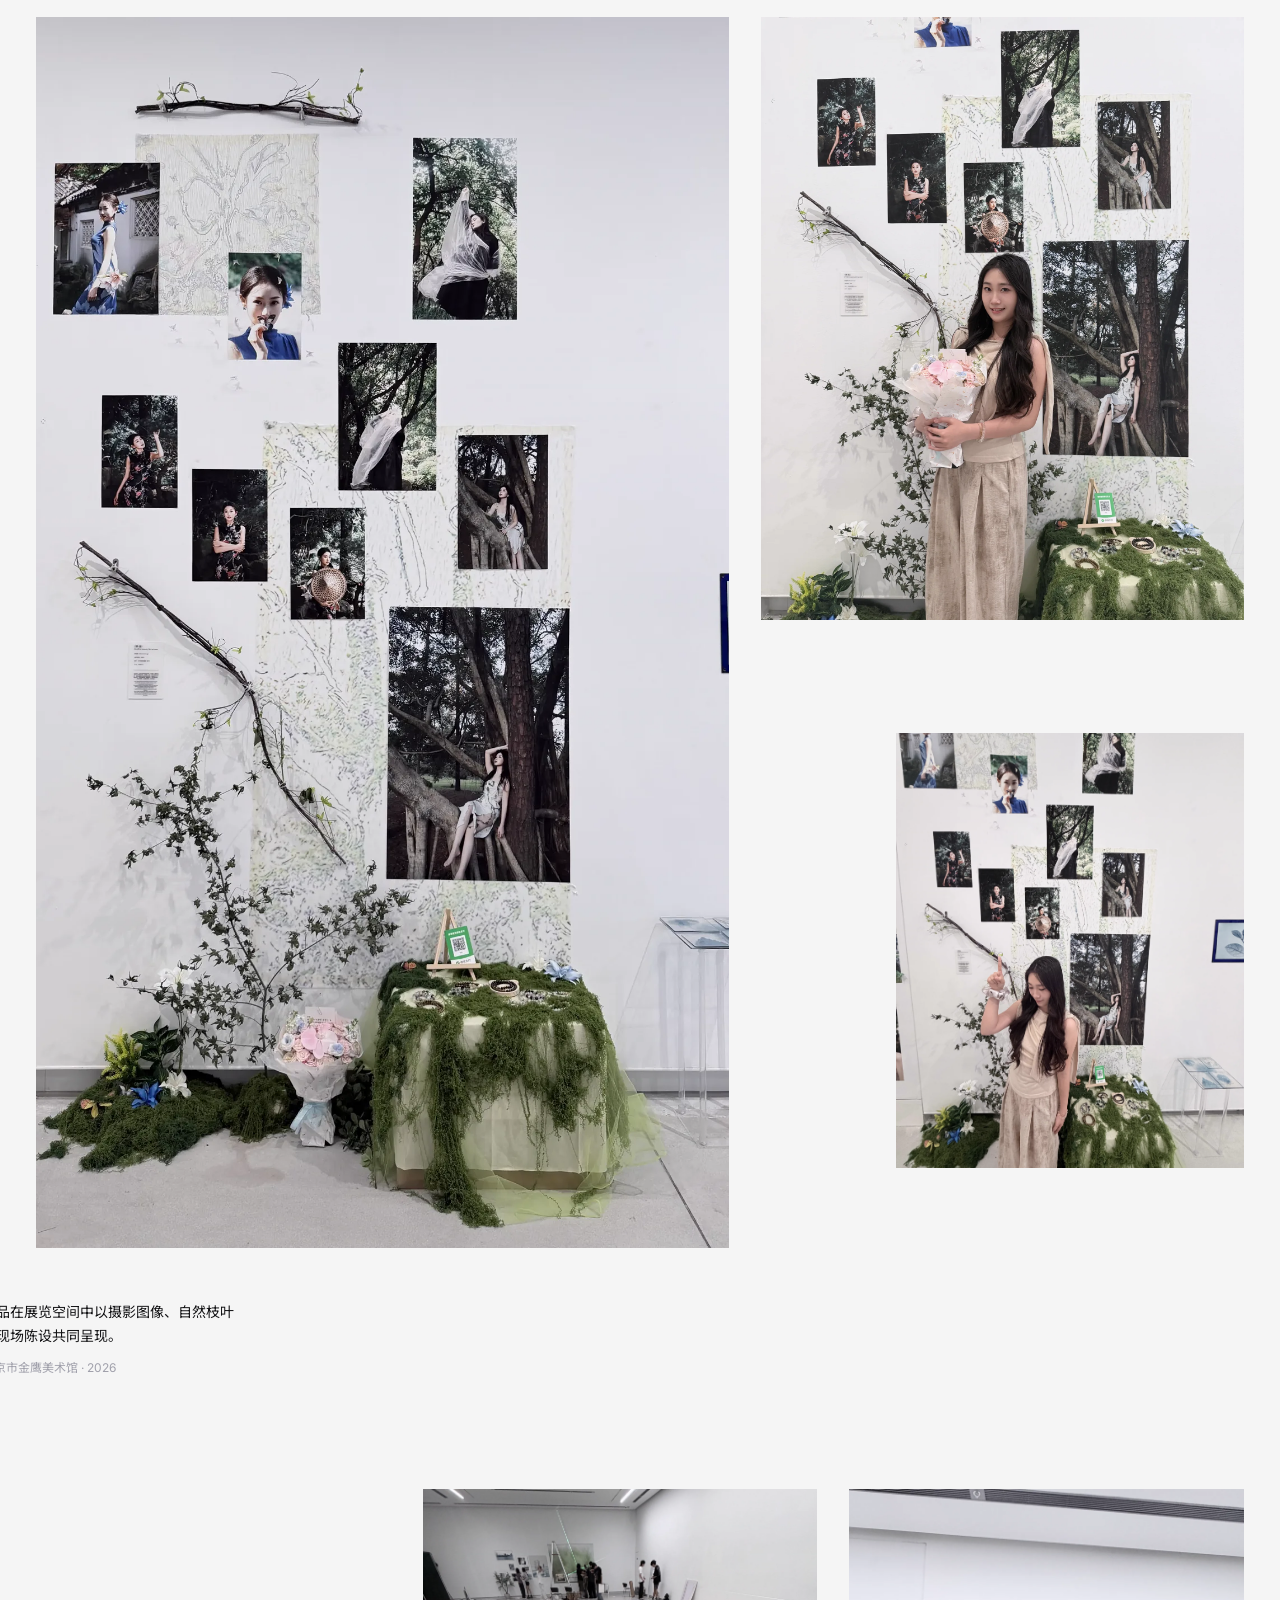
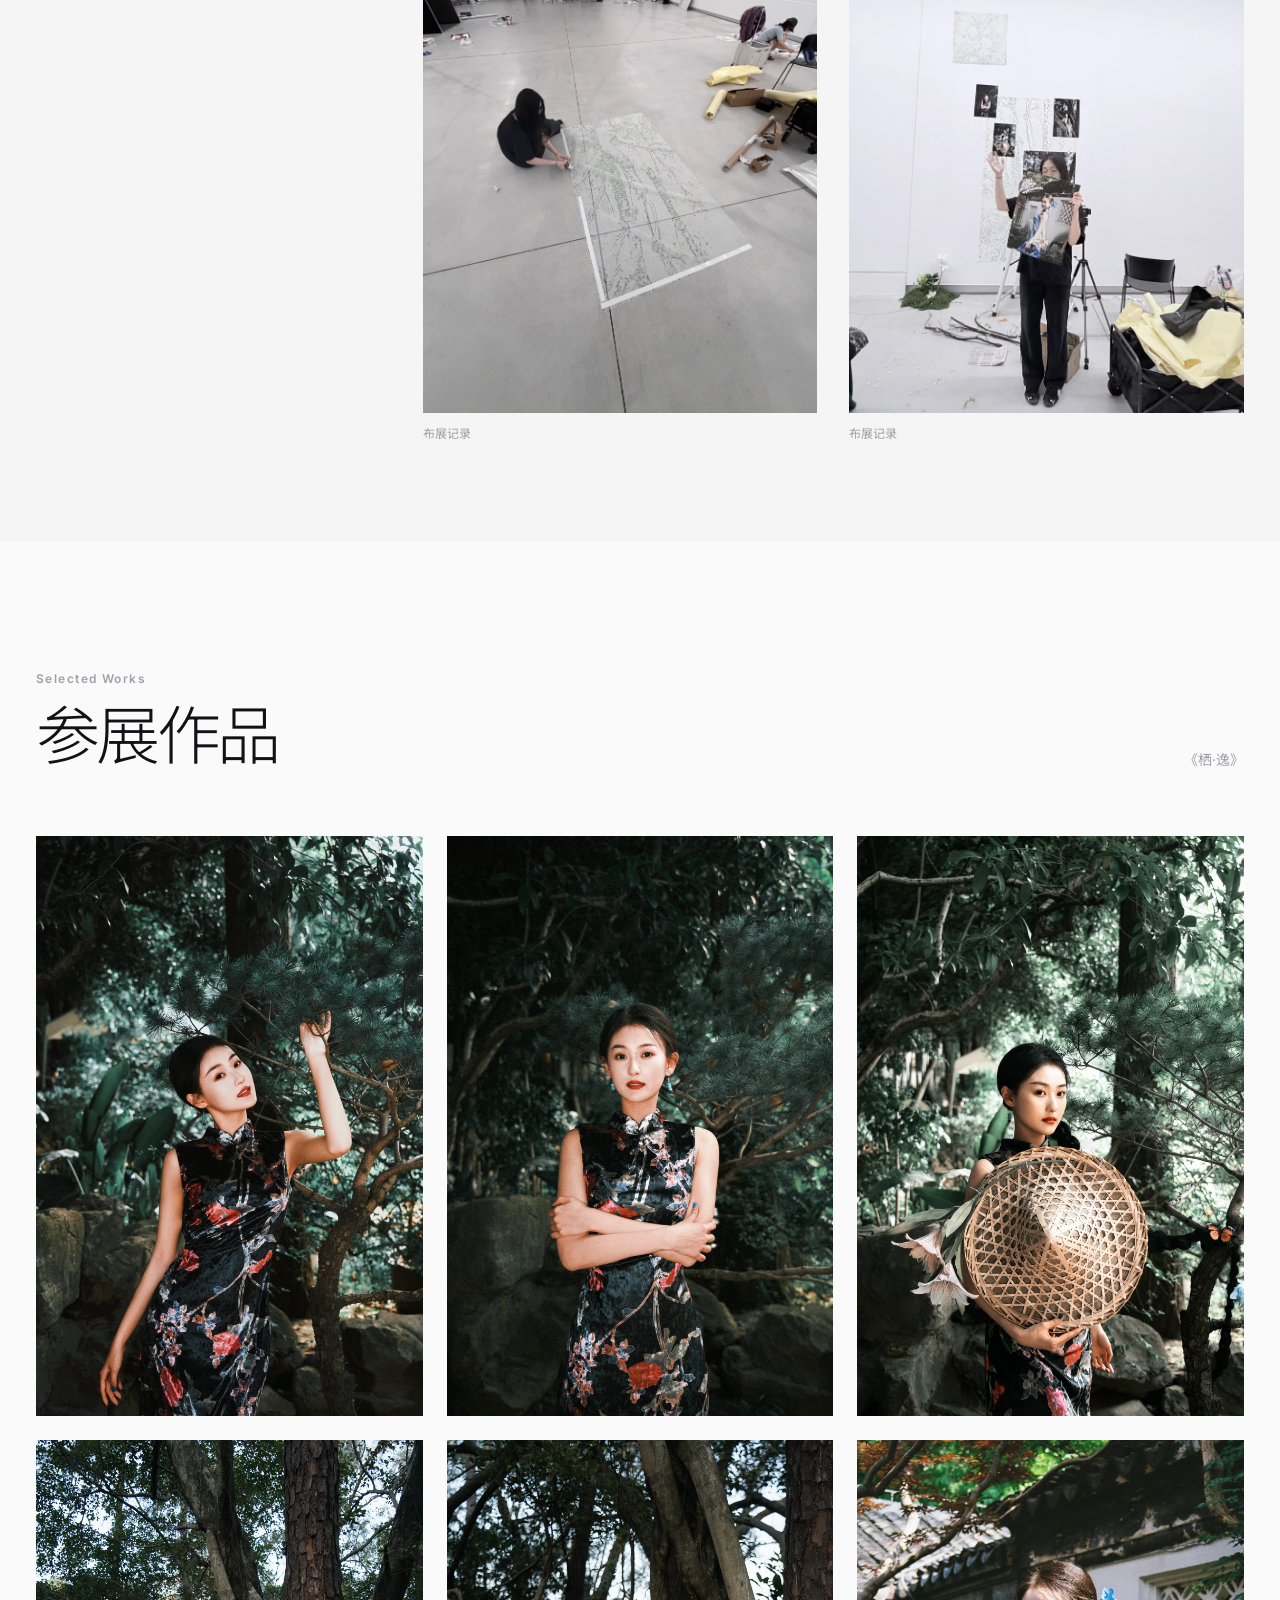
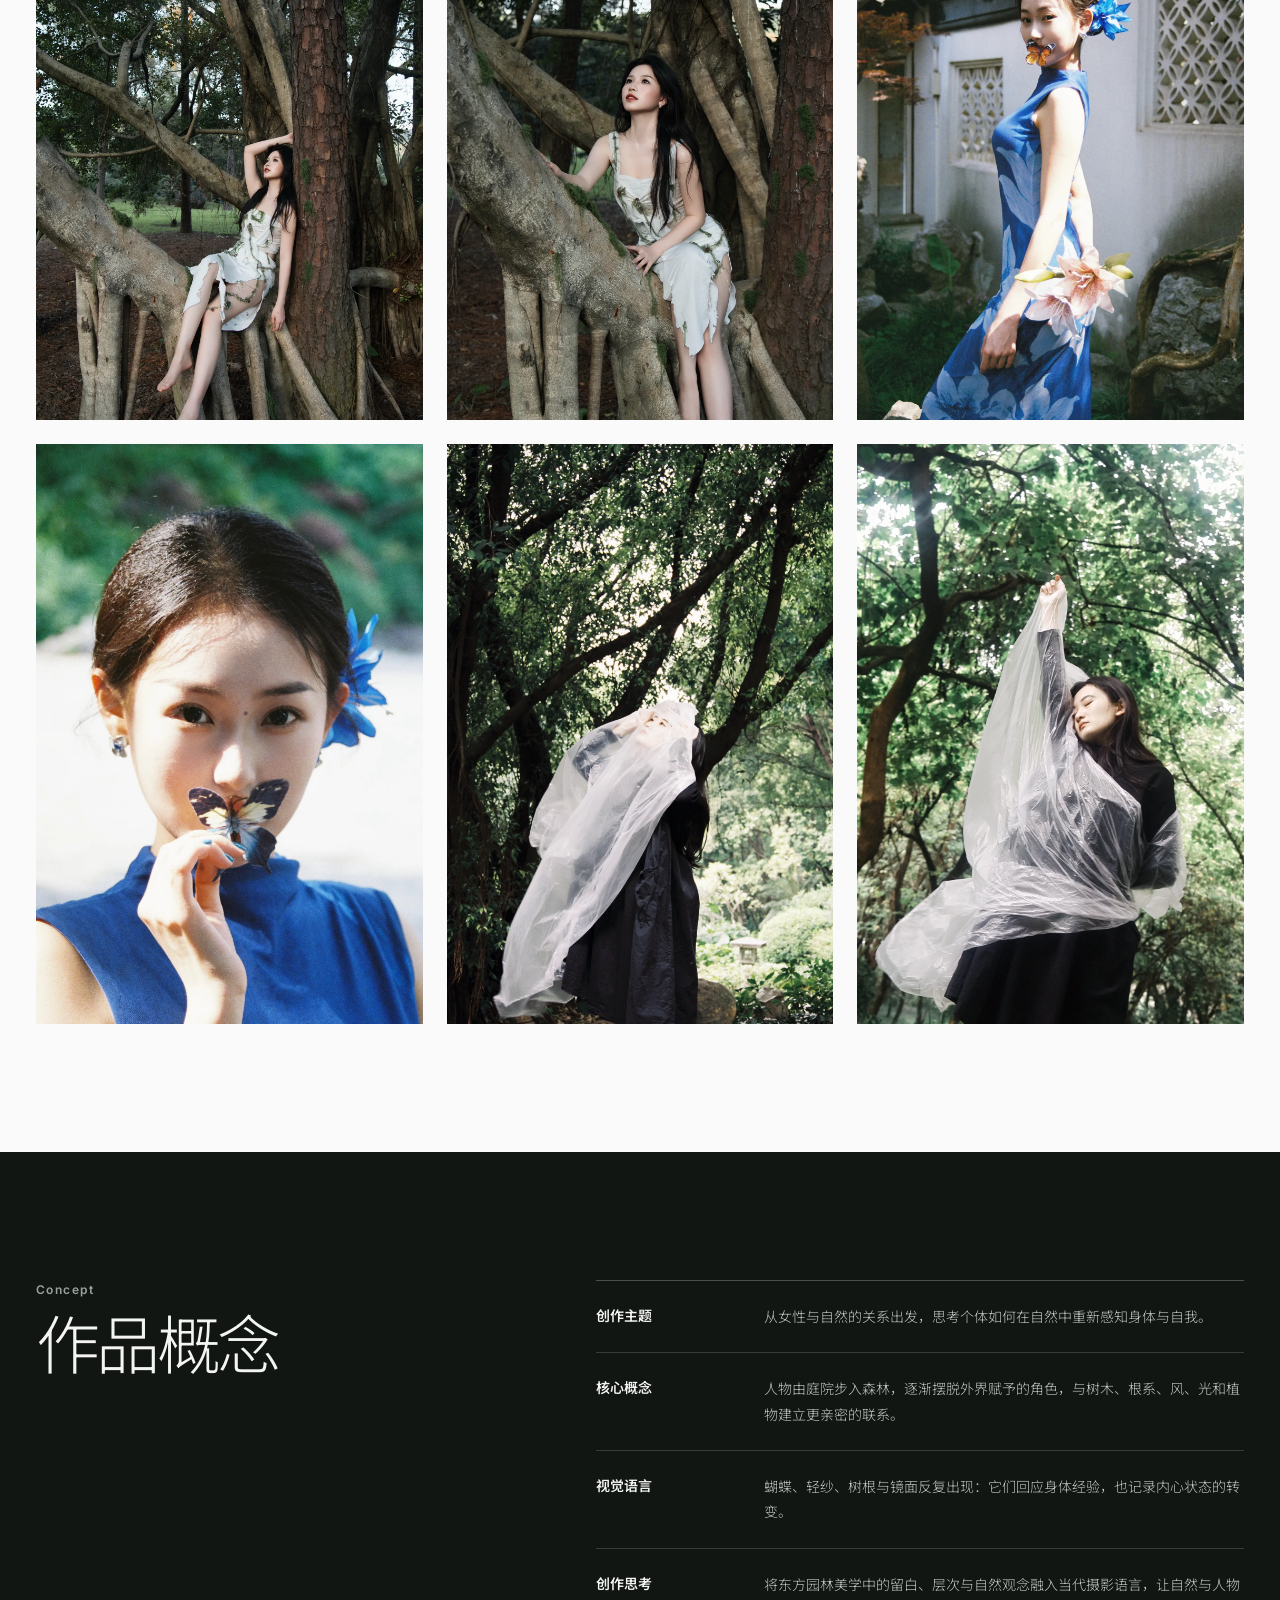
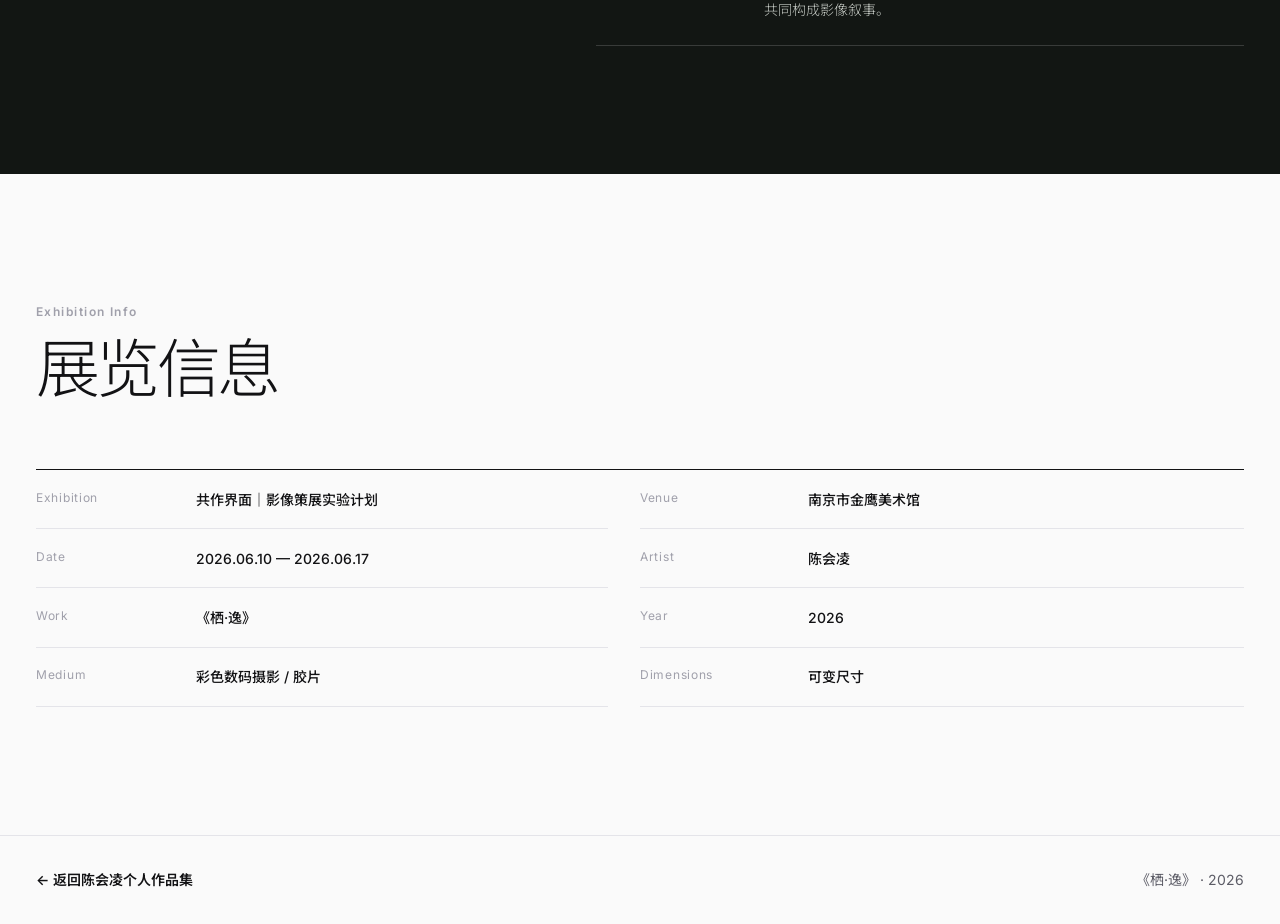
<file: exhibition-xiyi/index.html>
<!DOCTYPE html>
<html lang="zh-CN">
<head>
  <meta charset="UTF-8">
  <meta name="viewport" content="width=device-width, initial-scale=1.0">
  <meta name="description" content="陈会凌摄影作品《栖·逸》——共作界面｜影像策展实验计划，南京市金鹰美术馆，2026.06.10–06.17。">
  <meta name="author" content="陈会凌">
  <meta property="og:title" content="《栖·逸》｜陈会凌">
  <meta property="og:description" content="共作界面｜影像策展实验计划 · 南京市金鹰美术馆">
  <meta property="og:type" content="article">
  <meta property="og:image" content="../assets/images/exhibition-xiyi/installation-hero.webp">
  <title>《栖·逸》｜陈会凌</title>
  <link rel="preconnect" href="https://fonts.googleapis.com">
  <link rel="preconnect" href="https://fonts.gstatic.com" crossorigin>
  <link href="https://fonts.googleapis.com/css2?family=Inter:wght@300;400;500;600;700;800&family=Noto+Sans+SC:wght@300;400;500;700&display=swap" rel="stylesheet">
  <link rel="stylesheet" href="../css/style.css?v=20260913-exhibition">
  <link rel="stylesheet" href="../css/exhibition.css?v=20260913-1">
</head>
<body class="exhibition-page">
  <header class="header" id="header">
    <nav class="nav container">
      <a href="../" class="nav__logo" aria-label="返回作品集首页">CHL</a>
      <ul class="nav__links" id="nav-links">
        <li><a href="#overview" class="nav__link">概览</a></li>
        <li><a href="#installation" class="nav__link">展陈现场</a></li>
        <li><a href="#works" class="nav__link">参展作品</a></li>
        <li><a href="#concept" class="nav__link">作品概念</a></li>
        <li><a href="#info" class="nav__link">展览信息</a></li>
      </ul>
      <div class="nav__actions">
        <a class="exhibition-back" href="../">← 作品集</a>
        <button class="theme-toggle" id="theme-toggle" aria-label="切换暗色模式" title="切换主题">
          <span class="theme-toggle__icon theme-toggle__icon--sun">☀️</span>
          <span class="theme-toggle__icon theme-toggle__icon--moon">🌙</span>
        </button>
        <button class="nav__hamburger" id="hamburger" aria-label="菜单" aria-expanded="false">
          <span class="nav__hamburger-bar"></span>
          <span class="nav__hamburger-bar"></span>
          <span class="nav__hamburger-bar"></span>
        </button>
      </div>
    </nav>
  </header>

  <main>
    <section class="exhibition-hero" id="overview">
      <div class="exhibition-hero__image-wrap">
        <img src="../assets/images/exhibition-xiyi/installation-hero.webp" alt="《栖·逸》在金鹰美术馆的展陈现场" class="exhibition-hero__image" fetchpriority="high">
      </div>
      <div class="container exhibition-hero__content">
        <p class="exhibition-kicker">Exhibition / Photography Exhibition</p>
        <h1>《栖·逸》</h1>
        <div class="exhibition-hero__meta" aria-label="作品与展览信息">
          <span>陈会凌</span><span>2026</span><span>共作界面</span>
        </div>
      </div>
    </section>

    <section class="exhibition-section exhibition-overview">
      <div class="container exhibition-overview__grid">
        <div>
          <p class="exhibition-kicker">Exhibition Overview</p>
          <h2>在自然中重新感知身体</h2>
        </div>
        <div class="exhibition-copy">
          <p>《栖·逸》是陈会凌于 2026 年创作的摄影作品，呈现于“共作界面｜影像策展实验计划”。</p>
          <p>作品以园林与森林作为两种不同的精神空间，关注个体如何在自然之中重新感知身体，并寻找属于自己的栖居方式。</p>
        </div>
      </div>
    </section>

    <section class="exhibition-section exhibition-section--soft" id="installation">
      <div class="container">
        <div class="exhibition-heading">
          <p class="exhibition-kicker">Installation View</p>
          <h2>展陈现场</h2>
        </div>
        <div class="installation-grid">
          <figure class="installation-grid__main">
            <img src="../assets/images/exhibition-xiyi/installation-hero.webp" alt="《栖·逸》完整展陈现场" loading="lazy">
          </figure>
          <figure class="installation-grid__detail">
            <img src="../assets/images/exhibition-xiyi/installation-view-01.webp" alt="《栖·逸》展陈局部与现场照片" loading="lazy">
          </figure>
          <figure class="installation-grid__detail installation-grid__detail--lower">
            <img src="../assets/images/exhibition-xiyi/installation-view-02.webp" alt="《栖·逸》在美术馆内的展陈记录" loading="lazy">
          </figure>
          <div class="installation-grid__note">
            <p>作品在展览空间中以摄影图像、自然枝叶与现场陈设共同呈现。</p>
            <span>南京市金鹰美术馆 · 2026</span>
          </div>
        </div>
        <div class="installation-process" aria-label="布展记录">
          <figure><img src="../assets/images/exhibition-xiyi/installation-process-01.webp" alt="《栖·逸》布展过程记录一" loading="lazy"><figcaption>布展记录</figcaption></figure>
          <figure><img src="../assets/images/exhibition-xiyi/installation-process-02.webp" alt="《栖·逸》布展过程记录二" loading="lazy"><figcaption>布展记录</figcaption></figure>
        </div>
      </div>
    </section>

    <section class="exhibition-section" id="works">
      <div class="container">
        <div class="exhibition-heading exhibition-heading--split">
          <div><p class="exhibition-kicker">Selected Works</p><h2>参展作品</h2></div>
          <p>《栖·逸》</p>
        </div>
        <div class="works-grid">
          <figure class="works-grid__item works-grid__item--tall"><img src="../assets/images/exhibition-xiyi/work-01.webp" alt="《栖·逸》参展摄影作品一" loading="lazy"></figure>
          <figure class="works-grid__item"><img src="../assets/images/exhibition-xiyi/work-02.webp" alt="《栖·逸》参展摄影作品二" loading="lazy"></figure>
          <figure class="works-grid__item works-grid__item--deep"><img src="../assets/images/exhibition-xiyi/work-03.webp" alt="《栖·逸》参展摄影作品三" loading="lazy"></figure>
          <figure class="works-grid__item"><img src="../assets/images/exhibition-xiyi/work-04.webp" alt="《栖·逸》参展摄影作品四" loading="lazy"></figure>
          <figure class="works-grid__item"><img src="../assets/images/exhibition-xiyi/work-05.webp" alt="《栖·逸》参展摄影作品五" loading="lazy"></figure>
          <figure class="works-grid__item works-grid__item--deep"><img src="../assets/images/exhibition-xiyi/work-06.webp" alt="《栖·逸》参展摄影作品六" loading="lazy"></figure>
          <figure class="works-grid__item"><img src="../assets/images/exhibition-xiyi/work-07.webp" alt="《栖·逸》参展摄影作品七" loading="lazy"></figure>
          <figure class="works-grid__item"><img src="../assets/images/exhibition-xiyi/work-08.webp" alt="《栖·逸》参展摄影作品八" loading="lazy"></figure>
          <figure class="works-grid__item works-grid__item--tall"><img src="../assets/images/exhibition-xiyi/work-09.webp" alt="《栖·逸》参展摄影作品九" loading="lazy"></figure>
        </div>
      </div>
    </section>

    <section class="exhibition-section exhibition-section--dark" id="concept">
      <div class="container concept-layout">
        <div class="concept-layout__title"><p class="exhibition-kicker">Concept</p><h2>作品概念</h2></div>
        <div class="concept-list">
          <article><h3>创作主题</h3><p>从女性与自然的关系出发，思考个体如何在自然中重新感知身体与自我。</p></article>
          <article><h3>核心概念</h3><p>人物由庭院步入森林，逐渐摆脱外界赋予的角色，与树木、根系、风、光和植物建立更亲密的联系。</p></article>
          <article><h3>视觉语言</h3><p>蝴蝶、轻纱、树根与镜面反复出现：它们回应身体经验，也记录内心状态的转变。</p></article>
          <article><h3>创作思考</h3><p>将东方园林美学中的留白、层次与自然观念融入当代摄影语言，让自然与人物共同构成影像叙事。</p></article>
        </div>
      </div>
    </section>

    <section class="exhibition-section" id="info">
      <div class="container">
        <div class="exhibition-heading"><p class="exhibition-kicker">Exhibition Info</p><h2>展览信息</h2></div>
        <dl class="info-list">
          <div><dt>Exhibition</dt><dd>共作界面｜影像策展实验计划</dd></div>
          <div><dt>Venue</dt><dd>南京市金鹰美术馆</dd></div>
          <div><dt>Date</dt><dd>2026.06.10 — 2026.06.17</dd></div>
          <div><dt>Artist</dt><dd>陈会凌</dd></div>
          <div><dt>Work</dt><dd>《栖·逸》</dd></div>
          <div><dt>Year</dt><dd>2026</dd></div>
          <div><dt>Medium</dt><dd>彩色数码摄影 / 胶片</dd></div>
          <div><dt>Dimensions</dt><dd>可变尺寸</dd></div>
        </dl>
      </div>
    </section>
  </main>

  <footer class="exhibition-footer"><div class="container"><a href="../">← 返回陈会凌个人作品集</a><span>《栖·逸》 · 2026</span></div></footer>
  <script src="../js/exhibition.js"></script>
</body>
</html>
</file>
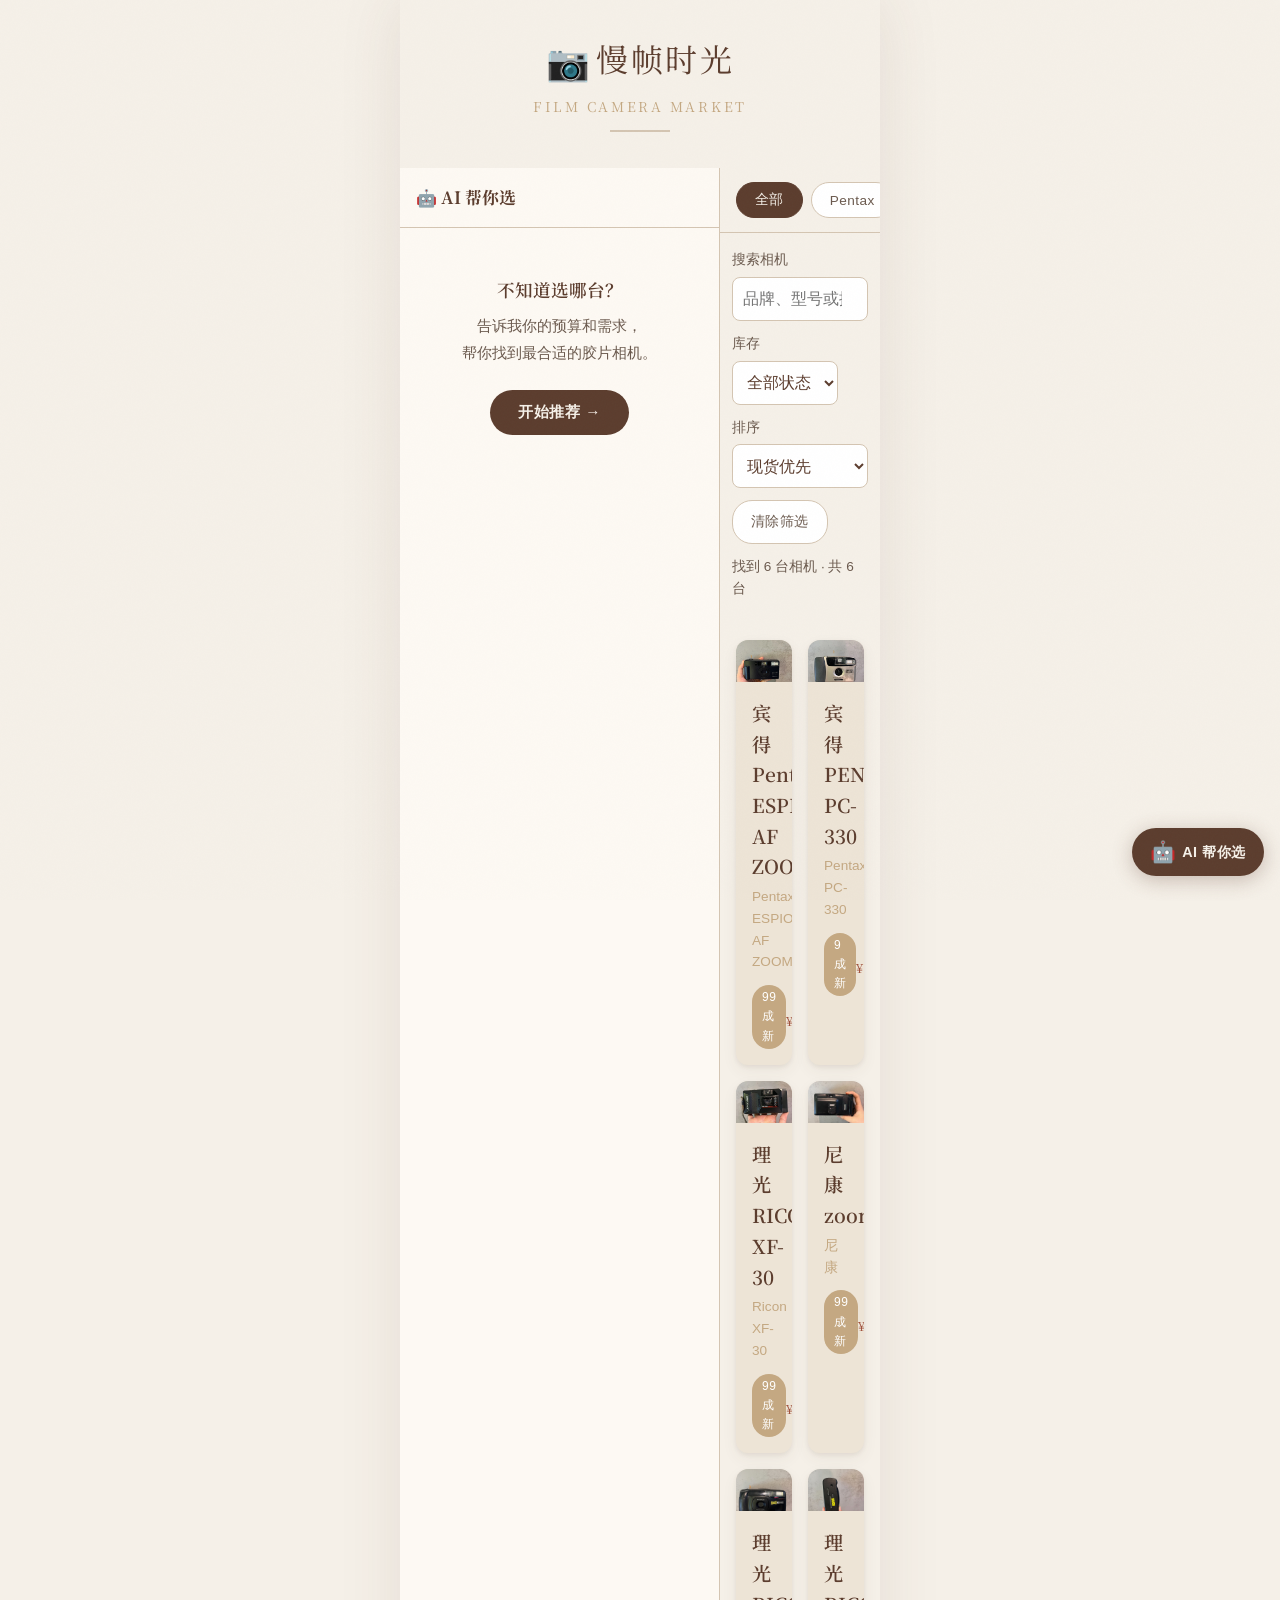
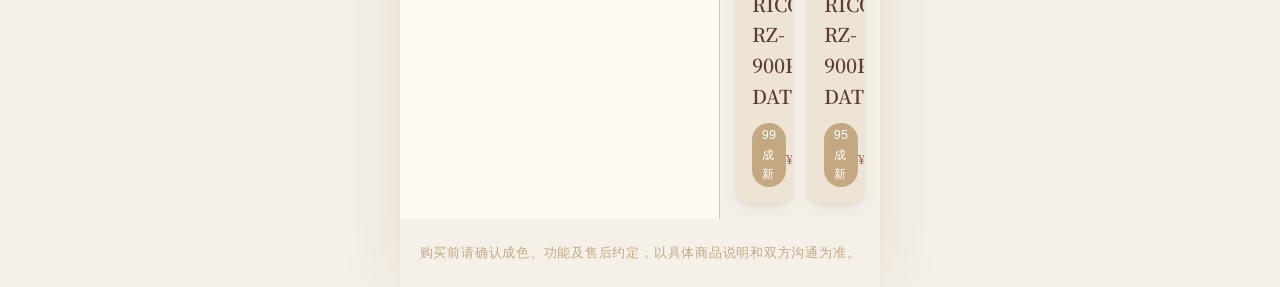
<file: film-camera-shop/index.html>
<!DOCTYPE html>
<html lang="zh-CN">
<head>
  <meta charset="UTF-8">
  <meta name="viewport" content="width=device-width, initial-scale=1.0">
  <meta name="description" content="慢帧时光 — 胶片相机集市，精选二手胶片相机">
  <title>慢帧时光 film — 胶片相机集市</title>

  <link rel="preconnect" href="https://fonts.googleapis.com">
  <link rel="preconnect" href="https://fonts.gstatic.com" crossorigin>
  <link href="https://fonts.googleapis.com/css2?family=Noto+Serif+SC:wght@400;600;700&display=swap" rel="stylesheet">

  <link rel="stylesheet" href="css/style.css?v=catalog-20260919">
</head>
<body>

  <!-- Header -->
  <header class="site-header">
    <div class="site-logo">
      <span class="logo-icon">📷</span><span id="site-logo">慢帧时光</span>
    </div>
    <div class="site-subtitle" id="site-subtitle">film camera market</div>
    <hr class="header-divider">
  </header>

  <!-- 主体：左右分栏（桌面端） -->
  <div class="main-layout" id="main-layout">

    <!-- 左侧面板：AI 导购助手 -->
    <aside class="ai-panel" id="ai-panel">
      <div class="ai-panel-header">
        <span>🤖 AI 帮你选</span>
      </div>
      <div class="ai-panel-chat" id="ai-panel-chat">
        <!-- 初始欢迎消息 -->
        <div class="ai-panel-welcome">
          <p>不知道选哪台？</p>
          <p>告诉我你的预算和需求，<br>帮你找到最合适的胶片相机。</p>
          <button class="ai-start-btn" id="ai-start-btn">开始推荐 →</button>
        </div>
      </div>
    </aside>

    <!-- 右侧：相机列表 + 筛选栏 -->
    <div class="camera-area">

      <!-- 品牌筛选栏 -->
      <div class="brand-filter-bar" id="brand-filter-bar">
        <button class="brand-filter-btn active" data-brand="all">全部</button>
        <button class="brand-filter-btn" data-brand="Canon">佳能</button>
        <button class="brand-filter-btn" data-brand="Nikon">尼康</button>
        <button class="brand-filter-btn" data-brand="Pentax">宾得</button>
        <button class="brand-filter-btn" data-brand="Minolta">美能达</button>
        <button class="brand-filter-btn" data-brand="Olympus">奥林巴斯</button>
        <button class="brand-filter-btn" data-brand="Contax">康泰时</button>
        <button class="brand-filter-btn" data-brand="Ricoh">理光</button>
        <button class="brand-filter-btn" data-brand="Fujifilm">富士</button>
      </div>

      <section class="catalog-controls" aria-label="查找相机">
        <label>搜索相机<input id="camera-search" type="search" placeholder="品牌、型号或描述" maxlength="100"></label>
        <label>库存<select id="camera-stock"><option value="all">全部状态</option><option value="available">只看现货</option><option value="restocking">补货中</option><option value="sold">已售出</option></select></label>
        <label>排序<select id="camera-sort"><option value="default">现货优先</option><option value="price-asc">价格从低到高</option><option value="price-desc">价格从高到低</option></select></label>
        <button id="camera-reset" type="button" class="brand-filter-btn">清除筛选</button>
        <p id="camera-count" role="status" aria-live="polite"></p>
      </section>
      <!-- 相机卡片区域 -->
      <main class="camera-list" id="camera-list">
        <div class="empty-state">📷 加载中...</div>
      </main>

    </div>
  </div>

  <!-- Footer -->
  <footer class="site-footer">
    购买前请确认成色、功能及售后约定，以具体商品说明和双方沟通为准。
  </footer>

  <!-- 移动端：AI 导购浮动按钮 + 弹窗（保留，桌面端隐藏） -->
  <button class="ai-guide-fab" id="ai-guide-fab" aria-label="AI导购">
    <span class="ai-fab-icon">🤖</span>
    <span class="ai-fab-text">AI 帮你选</span>
  </button>

  <div class="ai-guide-modal" id="ai-guide-modal" aria-hidden="true">
    <div class="ai-guide-overlay"></div>
    <div class="ai-guide-dialog">
      <div class="ai-guide-header">
        <span class="ai-guide-header-icon">🤖</span>
        <span>AI 导购助手</span>
        <button class="ai-guide-close" id="ai-guide-close" aria-label="关闭">&times;</button>
      </div>
      <div class="ai-guide-chat" id="ai-guide-chat"></div>
    </div>
  </div>

  <!-- JS -->
  <script src="js/cameras.js"></script>
  <script src="js/main.js?v=catalog-20260919"></script>
</body>
</html>
</file>
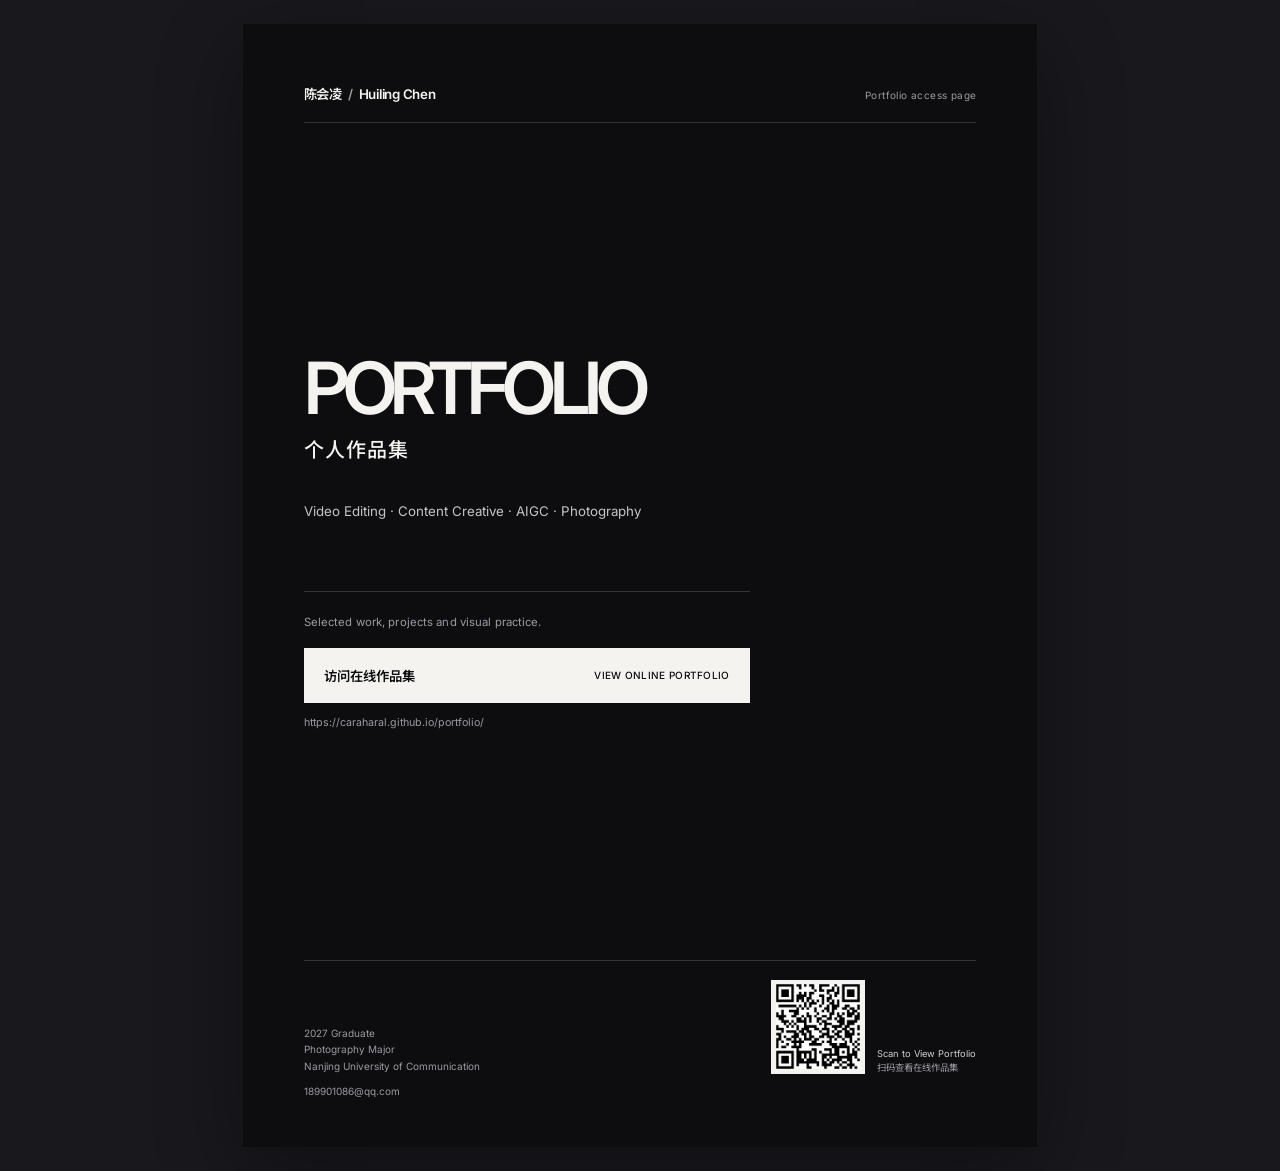
<file: portfolio-access/index.html>
<!DOCTYPE html>
<html lang="zh-CN">
<head>
  <meta charset="UTF-8">
  <meta name="viewport" content="width=device-width, initial-scale=1.0">
  <meta name="description" content="陈会凌个人作品集访问页">
  <title>陈会凌 / Huiling Chen — Portfolio</title>
  <link rel="preconnect" href="https://fonts.googleapis.com">
  <link rel="preconnect" href="https://fonts.gstatic.com" crossorigin>
  <link href="https://fonts.googleapis.com/css2?family=Inter:wght@400;500;600;700&family=Noto+Sans+SC:wght@400;500;600&display=swap" rel="stylesheet">
  <link rel="stylesheet" href="portfolio-access.css?v=20260914-1">
</head>
<body>
  <main class="access-page">
    <header class="masthead">
      <p class="name">陈会凌 <span>/</span> Huiling Chen</p>
      <p class="folio-mark">Portfolio access page</p>
    </header>

    <section class="access-main" aria-labelledby="portfolio-title">
      <div class="title-block">
        <h1 id="portfolio-title">PORTFOLIO</h1>
        <p class="title-cn">个人作品集</p>
      </div>

      <p class="discipline">Video Editing · Content Creative · AIGC · Photography</p>

      <div class="access-panel">
        <p class="access-intro">Selected work, projects and visual practice.</p>
        <a class="portfolio-link" href="https://caraharal.github.io/portfolio/" target="_blank" rel="noopener noreferrer" aria-label="访问陈会凌在线个人作品集">
          <span>访问在线作品集</span>
          <span>VIEW ONLINE PORTFOLIO</span>
        </a>
        <a class="portfolio-url" href="https://caraharal.github.io/portfolio/" target="_blank" rel="noopener noreferrer">https://caraharal.github.io/portfolio/</a>
      </div>
    </section>

    <footer class="access-footer">
      <div class="credentials">
        <p>2027 Graduate</p>
        <p>Photography Major</p>
        <p>Nanjing University of Communication</p>
      </div>
      <div class="qr-access">
        <a href="https://caraharal.github.io/portfolio/" target="_blank" rel="noopener noreferrer" aria-label="扫码查看陈会凌在线个人作品集">
          <img src="../assets/images/portfolio-access/portfolio-qr.png" alt="陈会凌在线个人作品集二维码">
        </a>
        <p>Scan to View Portfolio<br><span>扫码查看在线作品集</span></p>
      </div>
      <a class="email" href="mailto:189901086@qq.com">189901086@qq.com</a>
    </footer>
  </main>
</body>
</html>
</file>
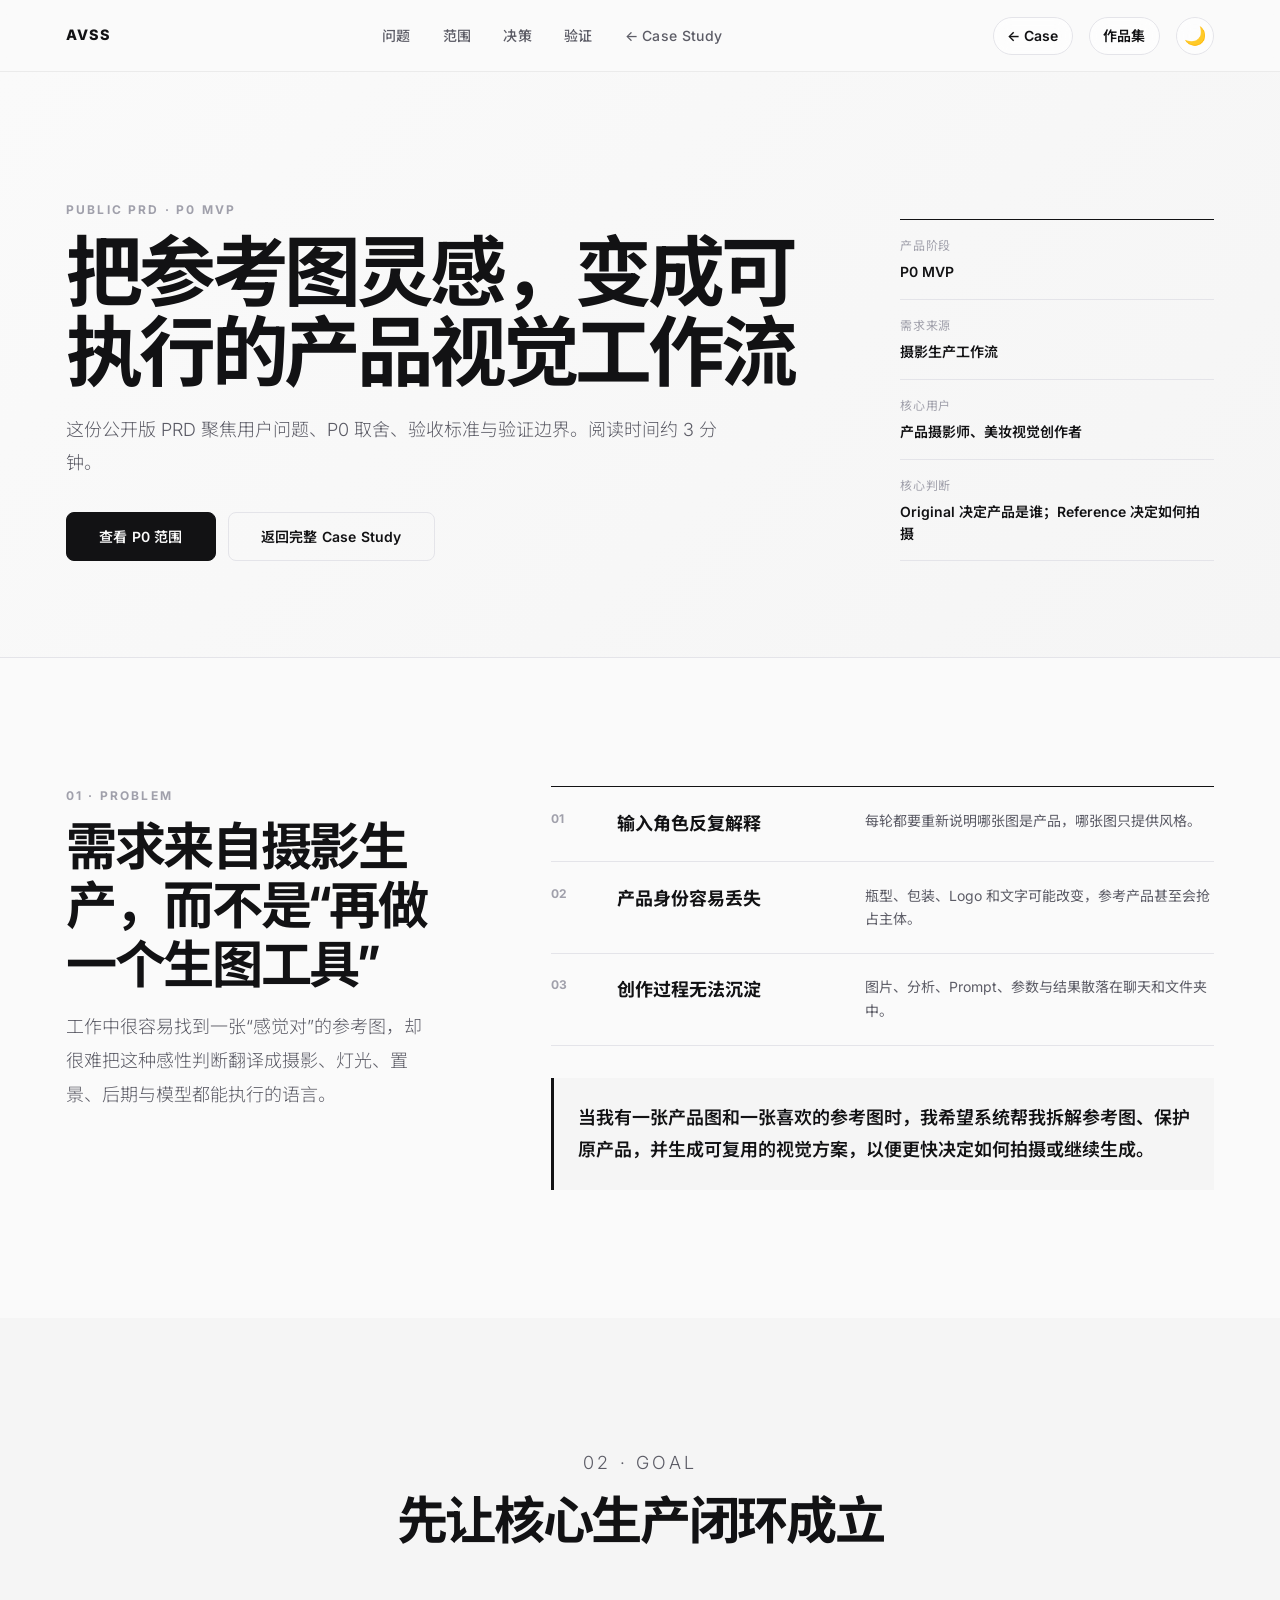
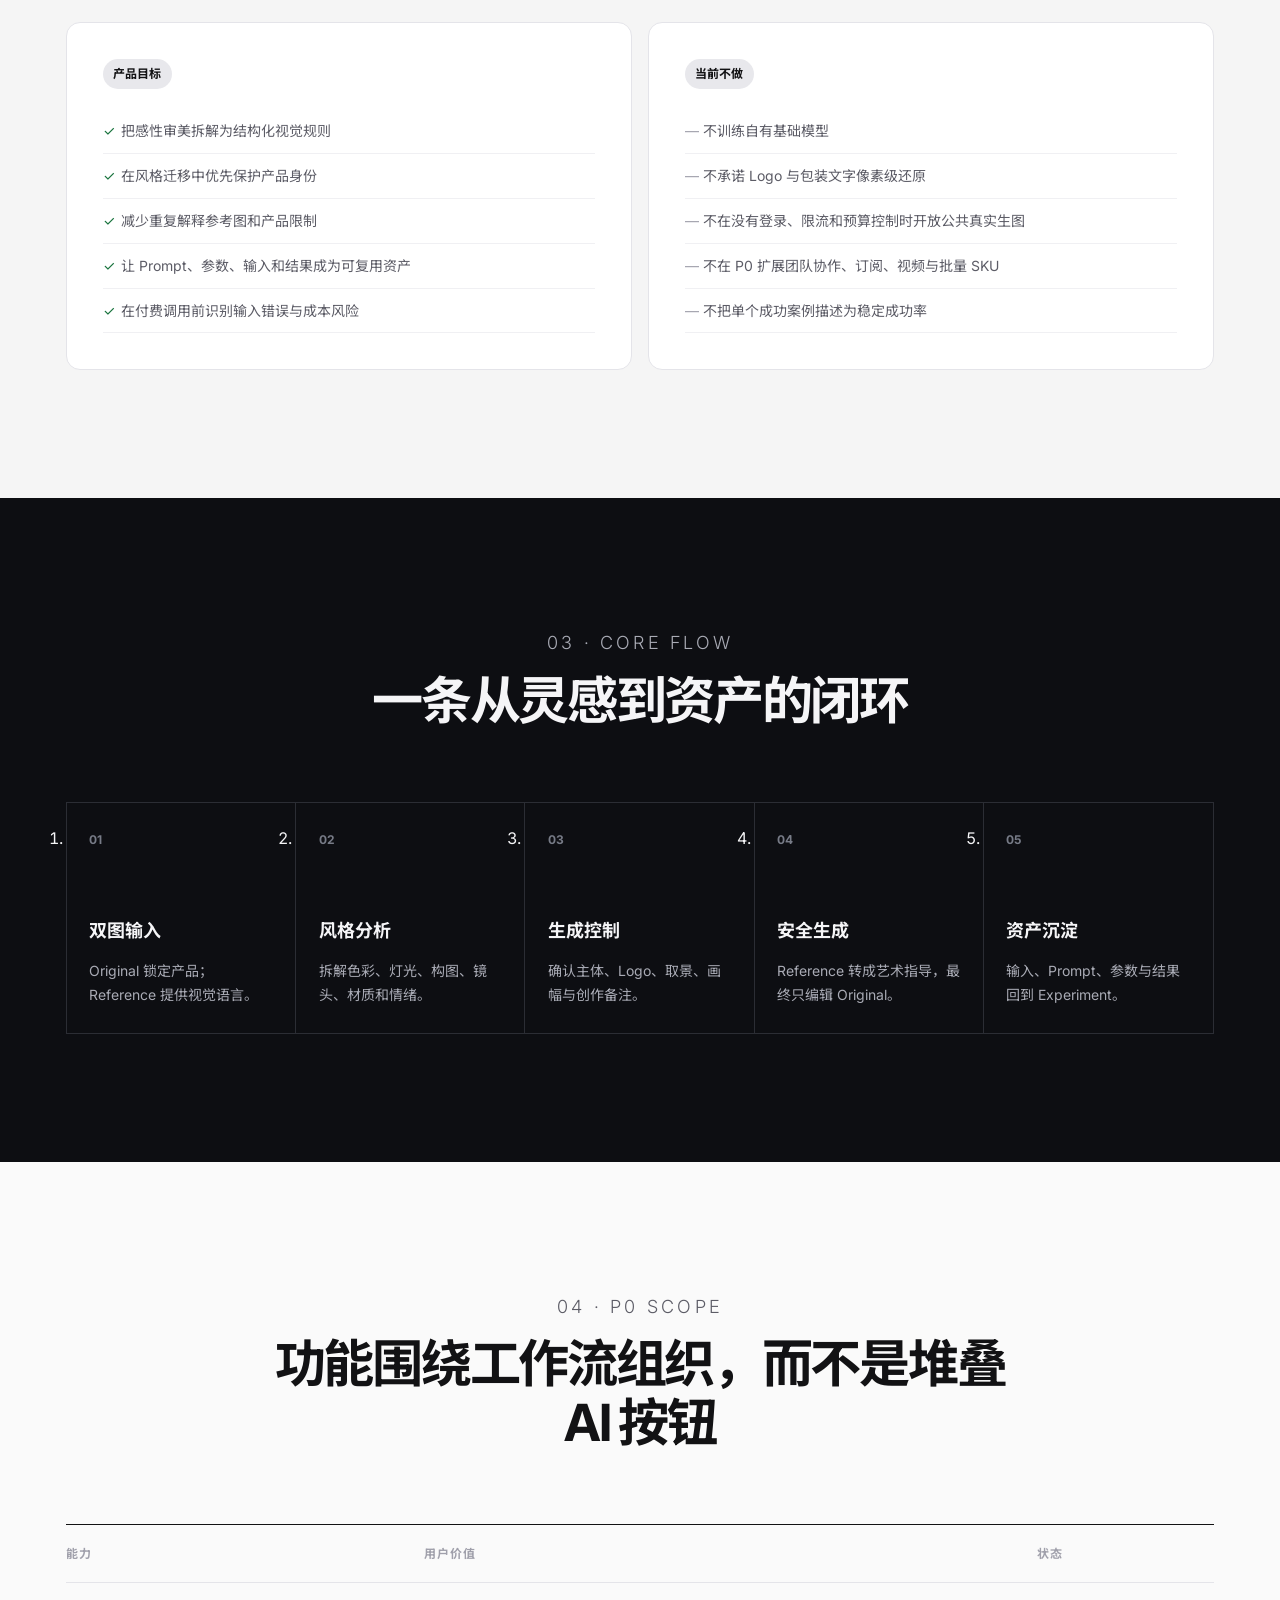
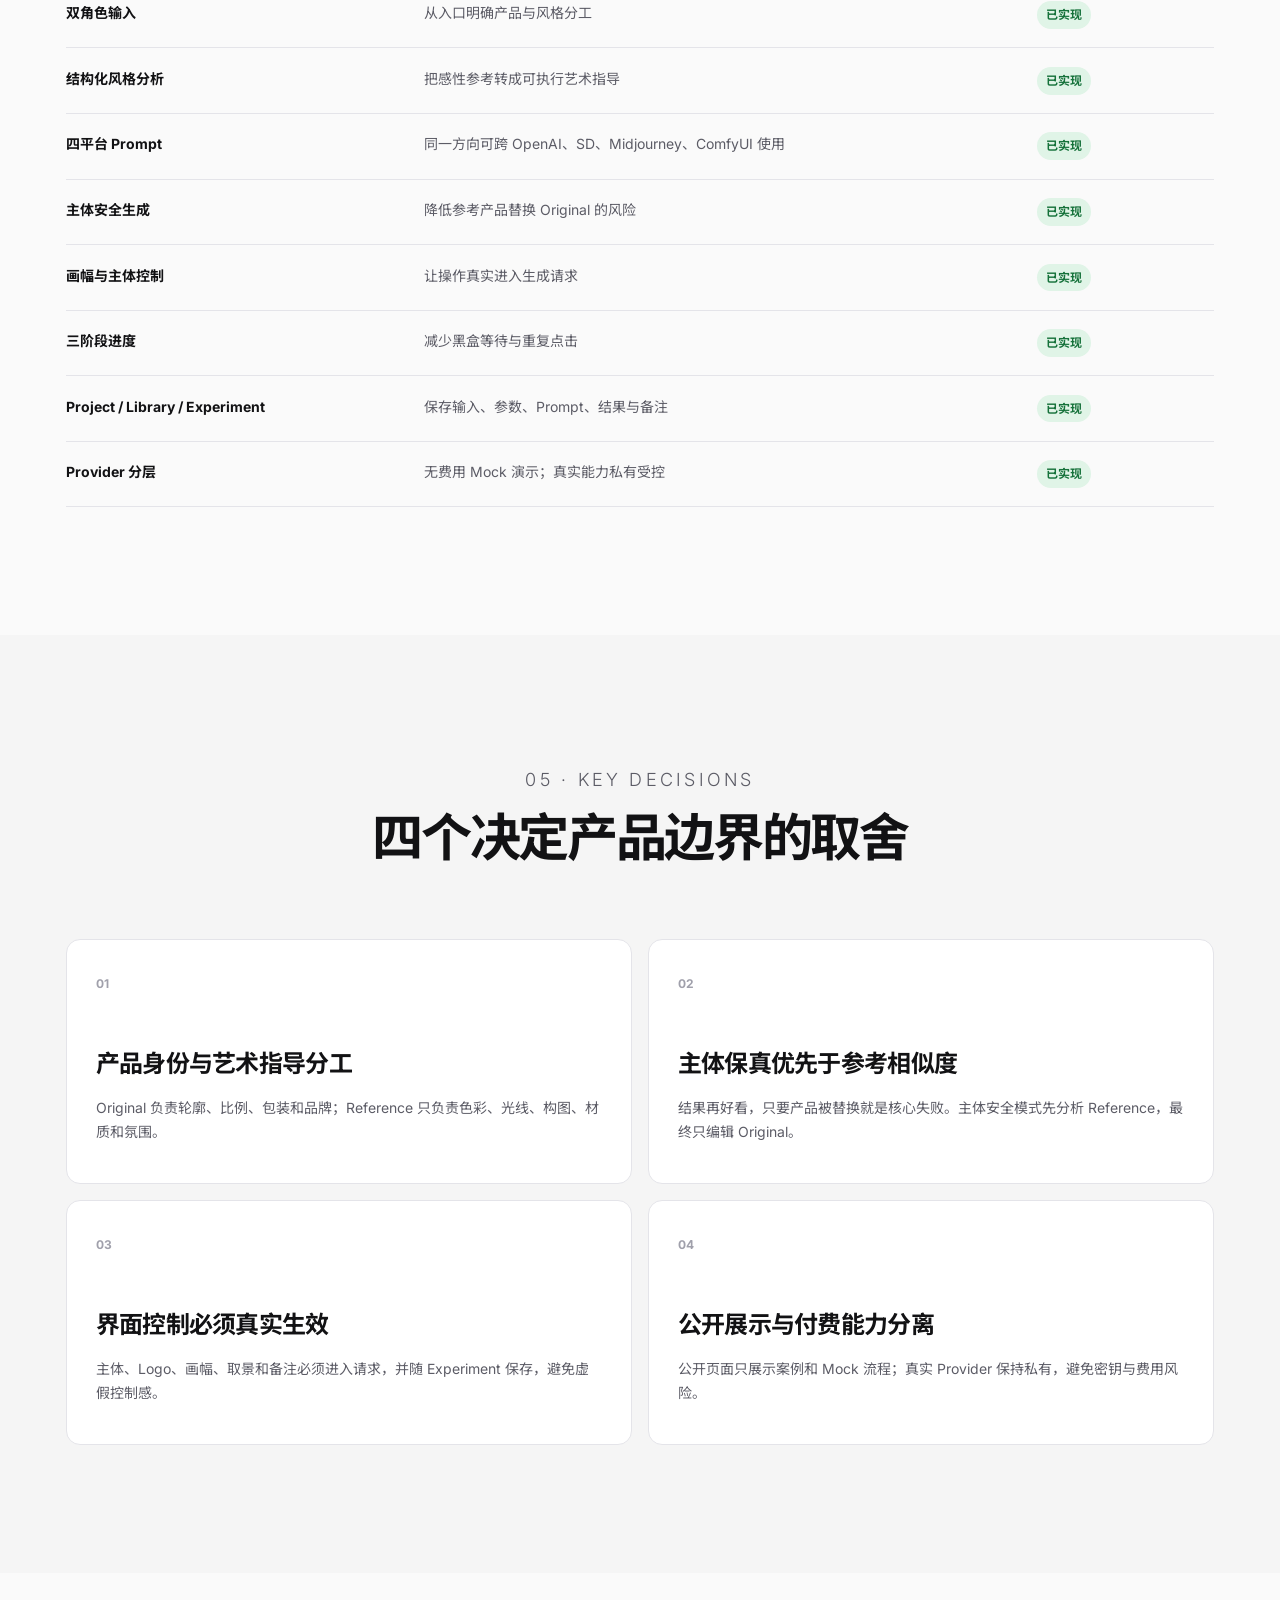
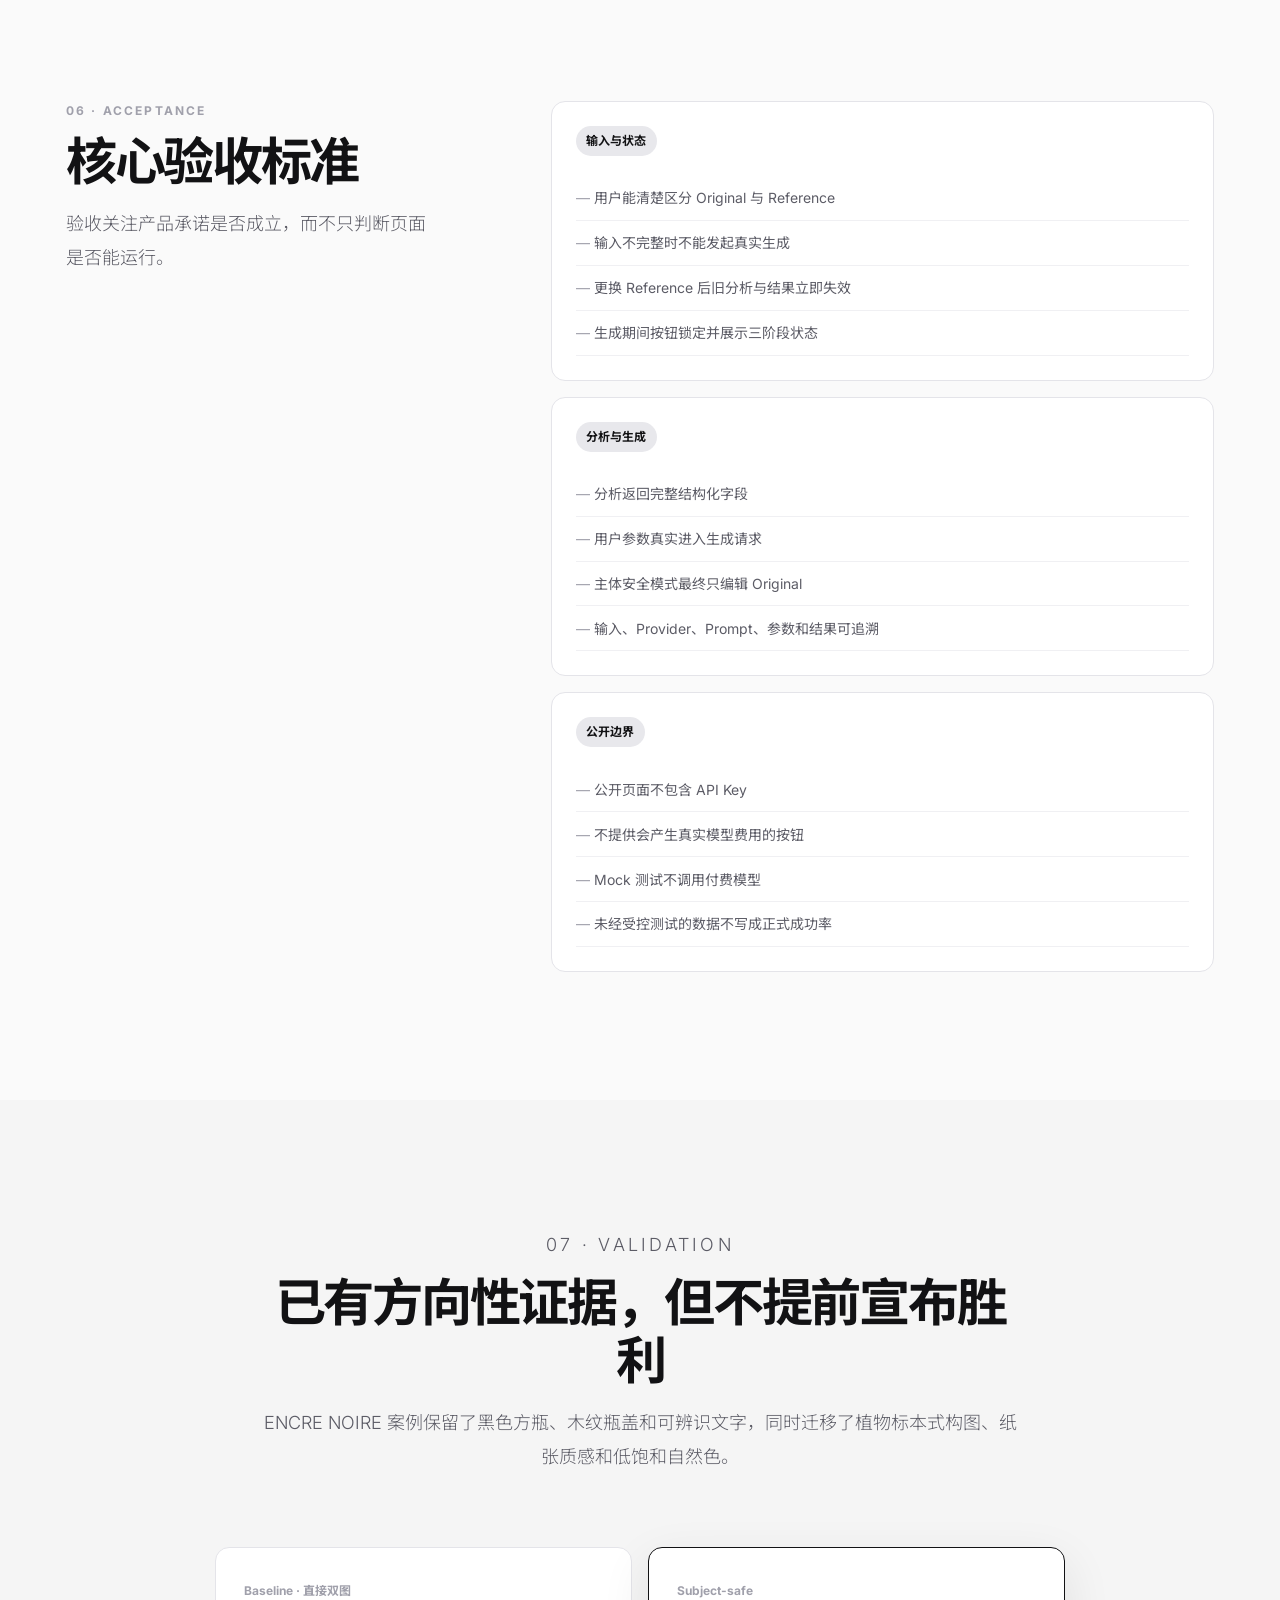
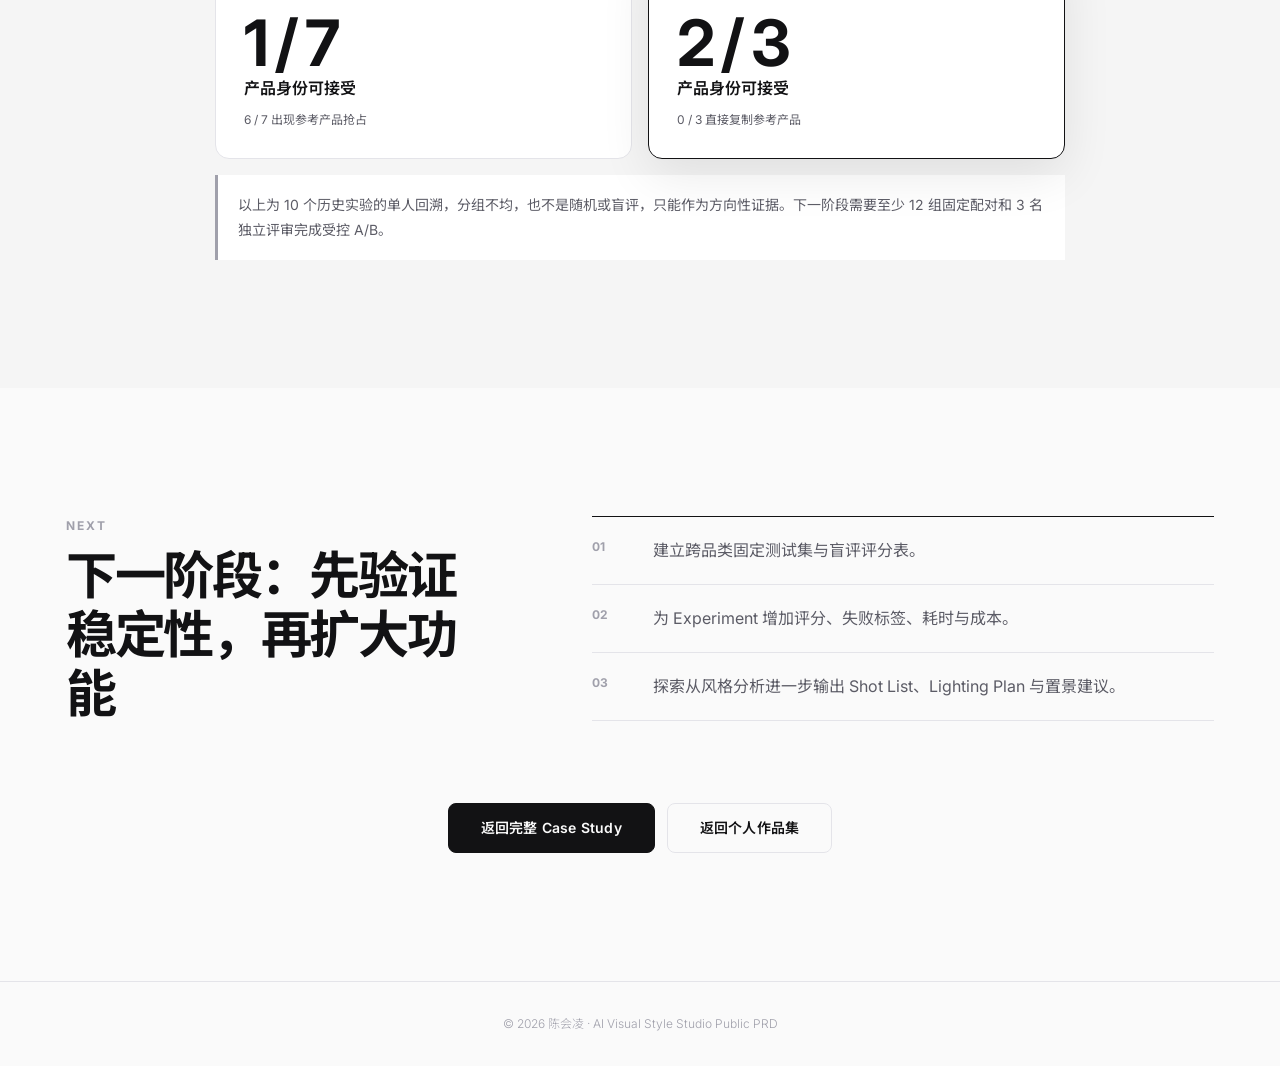
<file: ai-visual-style-studio/prd/index.html>
<!DOCTYPE html>
<html lang="zh-CN">
<head>
  <meta charset="UTF-8">
  <meta name="viewport" content="width=device-width, initial-scale=1.0">
  <meta name="description" content="AI Visual Style Studio 公开版 PRD：从摄影生产问题、P0 功能与验收标准，到验证结果和下一阶段规划。">
  <meta name="author" content="陈会凌">
  <meta property="og:title" content="AI Visual Style Studio｜公开版 PRD">
  <meta property="og:description" content="一份面向产品评审与招聘方的 3 分钟精简 PRD。">
  <meta property="og:type" content="article">
  <title>AI Visual Style Studio｜公开版 PRD</title>
  <link rel="preconnect" href="https://fonts.googleapis.com">
  <link rel="preconnect" href="https://fonts.gstatic.com" crossorigin>
  <link href="https://fonts.googleapis.com/css2?family=Inter:wght@300;400;500;600;700;800&family=Noto+Sans+SC:wght@300;400;500;700&display=swap" rel="stylesheet">
  <link rel="stylesheet" href="../../css/style.css">
  <link rel="stylesheet" href="../../css/case-study.css">
  <link rel="stylesheet" href="../../css/prd.css">
</head>
<body class="case-page prd-page">
  <header class="header" id="header">
    <nav class="nav container">
      <a href="../" class="nav__logo" aria-label="返回 AI Visual Style Studio Case Study">AVSS</a>
      <ul class="nav__links case-nav__links" id="nav-links">
        <li><a href="#problem" class="nav__link">问题</a></li>
        <li><a href="#scope" class="nav__link">范围</a></li>
        <li><a href="#decisions" class="nav__link">决策</a></li>
        <li><a href="#validation" class="nav__link">验证</a></li>
        <li><a href="../" class="nav__link">← Case Study</a></li>
      </ul>
      <div class="nav__actions">
        <a class="case-back-link" href="../" aria-label="返回 AI Visual Style Studio Case Study">← Case</a>
        <a class="case-back-link" href="https://caraharal.github.io/portfolio/" aria-label="返回个人作品集首页">作品集</a>
        <button class="theme-toggle" id="theme-toggle" aria-label="切换暗色模式" title="切换主题">
          <span class="theme-toggle__icon theme-toggle__icon--sun">☀️</span>
          <span class="theme-toggle__icon theme-toggle__icon--moon">🌙</span>
        </button>
        <button class="nav__hamburger" id="hamburger" aria-label="菜单" aria-expanded="false">
          <span class="nav__hamburger-bar"></span>
          <span class="nav__hamburger-bar"></span>
          <span class="nav__hamburger-bar"></span>
        </button>
      </div>
    </nav>
  </header>

  <main>
    <section class="prd-hero">
      <div class="container prd-hero__grid">
        <div>
          <p class="case-eyebrow">PUBLIC PRD · P0 MVP</p>
          <h1>把参考图灵感，变成可执行的产品视觉工作流</h1>
          <p class="prd-hero__lead">这份公开版 PRD 聚焦用户问题、P0 取舍、验收标准与验证边界。阅读时间约 3 分钟。</p>
          <div class="prd-hero__actions">
            <a class="btn btn--primary" href="#scope">查看 P0 范围</a>
            <a class="btn btn--outline" href="../">返回完整 Case Study</a>
          </div>
        </div>
        <dl class="prd-facts">
          <div><dt>产品阶段</dt><dd>P0 MVP</dd></div>
          <div><dt>需求来源</dt><dd>摄影生产工作流</dd></div>
          <div><dt>核心用户</dt><dd>产品摄影师、美妆视觉创作者</dd></div>
          <div><dt>核心判断</dt><dd>Original 决定产品是谁；Reference 决定如何拍摄</dd></div>
        </dl>
      </div>
    </section>

    <section class="case-section" id="problem">
      <div class="container prd-two-col">
        <div class="prd-sticky-heading">
          <p class="case-eyebrow">01 · PROBLEM</p>
          <h2>需求来自摄影生产，而不是“再做一个生图工具”</h2>
          <p>工作中很容易找到一张“感觉对”的参考图，却很难把这种感性判断翻译成摄影、灯光、置景、后期与模型都能执行的语言。</p>
        </div>
        <div>
          <div class="prd-problems">
            <article><span>01</span><h3>输入角色反复解释</h3><p>每轮都要重新说明哪张图是产品，哪张图只提供风格。</p></article>
            <article><span>02</span><h3>产品身份容易丢失</h3><p>瓶型、包装、Logo 和文字可能改变，参考产品甚至会抢占主体。</p></article>
            <article><span>03</span><h3>创作过程无法沉淀</h3><p>图片、分析、Prompt、参数与结果散落在聊天和文件夹中。</p></article>
          </div>
          <blockquote class="prd-jtbd">当我有一张产品图和一张喜欢的参考图时，我希望系统帮我拆解参考图、保护原产品，并生成可复用的视觉方案，以便更快决定如何拍摄或继续生成。</blockquote>
        </div>
      </div>
    </section>

    <section class="case-section case-section--paper" id="goal">
      <div class="container">
        <div class="case-heading">
          <p class="case-eyebrow">02 · GOAL</p>
          <h2>先让核心生产闭环成立</h2>
        </div>
        <div class="prd-goals">
          <article class="prd-goals__yes">
            <span>产品目标</span>
            <ul>
              <li>把感性审美拆解为结构化视觉规则</li>
              <li>在风格迁移中优先保护产品身份</li>
              <li>减少重复解释参考图和产品限制</li>
              <li>让 Prompt、参数、输入和结果成为可复用资产</li>
              <li>在付费调用前识别输入错误与成本风险</li>
            </ul>
          </article>
          <article class="prd-goals__no">
            <span>当前不做</span>
            <ul>
              <li>不训练自有基础模型</li>
              <li>不承诺 Logo 与包装文字像素级还原</li>
              <li>不在没有登录、限流和预算控制时开放公共真实生图</li>
              <li>不在 P0 扩展团队协作、订阅、视频与批量 SKU</li>
              <li>不把单个成功案例描述为稳定成功率</li>
            </ul>
          </article>
        </div>
      </div>
    </section>

    <section class="case-section case-section--dark" id="workflow">
      <div class="container">
        <div class="case-heading case-heading--light">
          <p class="case-eyebrow">03 · CORE FLOW</p>
          <h2>一条从灵感到资产的闭环</h2>
        </div>
        <ol class="prd-flow" aria-label="P0 核心流程">
          <li><span>01</span><strong>双图输入</strong><p>Original 锁定产品；Reference 提供视觉语言。</p></li>
          <li><span>02</span><strong>风格分析</strong><p>拆解色彩、灯光、构图、镜头、材质和情绪。</p></li>
          <li><span>03</span><strong>生成控制</strong><p>确认主体、Logo、取景、画幅与创作备注。</p></li>
          <li><span>04</span><strong>安全生成</strong><p>Reference 转成艺术指导，最终只编辑 Original。</p></li>
          <li><span>05</span><strong>资产沉淀</strong><p>输入、Prompt、参数与结果回到 Experiment。</p></li>
        </ol>
      </div>
    </section>

    <section class="case-section" id="scope">
      <div class="container">
        <div class="case-heading">
          <p class="case-eyebrow">04 · P0 SCOPE</p>
          <h2>功能围绕工作流组织，而不是堆叠 AI 按钮</h2>
        </div>
        <div class="prd-scope" role="table" aria-label="P0 功能范围">
          <div class="prd-scope__row prd-scope__head" role="row"><span>能力</span><span>用户价值</span><span>状态</span></div>
          <div class="prd-scope__row" role="row"><strong>双角色输入</strong><span>从入口明确产品与风格分工</span><b>已实现</b></div>
          <div class="prd-scope__row" role="row"><strong>结构化风格分析</strong><span>把感性参考转成可执行艺术指导</span><b>已实现</b></div>
          <div class="prd-scope__row" role="row"><strong>四平台 Prompt</strong><span>同一方向可跨 OpenAI、SD、Midjourney、ComfyUI 使用</span><b>已实现</b></div>
          <div class="prd-scope__row" role="row"><strong>主体安全生成</strong><span>降低参考产品替换 Original 的风险</span><b>已实现</b></div>
          <div class="prd-scope__row" role="row"><strong>画幅与主体控制</strong><span>让操作真实进入生成请求</span><b>已实现</b></div>
          <div class="prd-scope__row" role="row"><strong>三阶段进度</strong><span>减少黑盒等待与重复点击</span><b>已实现</b></div>
          <div class="prd-scope__row" role="row"><strong>Project / Library / Experiment</strong><span>保存输入、参数、Prompt、结果与备注</span><b>已实现</b></div>
          <div class="prd-scope__row" role="row"><strong>Provider 分层</strong><span>无费用 Mock 演示；真实能力私有受控</span><b>已实现</b></div>
        </div>
      </div>
    </section>

    <section class="case-section case-section--paper" id="decisions">
      <div class="container">
        <div class="case-heading">
          <p class="case-eyebrow">05 · KEY DECISIONS</p>
          <h2>四个决定产品边界的取舍</h2>
        </div>
        <div class="prd-decisions">
          <article><span>01</span><h3>产品身份与艺术指导分工</h3><p>Original 负责轮廓、比例、包装和品牌；Reference 只负责色彩、光线、构图、材质和氛围。</p></article>
          <article><span>02</span><h3>主体保真优先于参考相似度</h3><p>结果再好看，只要产品被替换就是核心失败。主体安全模式先分析 Reference，最终只编辑 Original。</p></article>
          <article><span>03</span><h3>界面控制必须真实生效</h3><p>主体、Logo、画幅、取景和备注必须进入请求，并随 Experiment 保存，避免虚假控制感。</p></article>
          <article><span>04</span><h3>公开展示与付费能力分离</h3><p>公开页面只展示案例和 Mock 流程；真实 Provider 保持私有，避免密钥与费用风险。</p></article>
        </div>
      </div>
    </section>

    <section class="case-section" id="acceptance">
      <div class="container prd-two-col">
        <div class="prd-sticky-heading">
          <p class="case-eyebrow">06 · ACCEPTANCE</p>
          <h2>核心验收标准</h2>
          <p>验收关注产品承诺是否成立，而不只判断页面是否能运行。</p>
        </div>
        <div class="prd-checks">
          <article><span>输入与状态</span><ul><li>用户能清楚区分 Original 与 Reference</li><li>输入不完整时不能发起真实生成</li><li>更换 Reference 后旧分析与结果立即失效</li><li>生成期间按钮锁定并展示三阶段状态</li></ul></article>
          <article><span>分析与生成</span><ul><li>分析返回完整结构化字段</li><li>用户参数真实进入生成请求</li><li>主体安全模式最终只编辑 Original</li><li>输入、Provider、Prompt、参数和结果可追溯</li></ul></article>
          <article><span>公开边界</span><ul><li>公开页面不包含 API Key</li><li>不提供会产生真实模型费用的按钮</li><li>Mock 测试不调用付费模型</li><li>未经受控测试的数据不写成正式成功率</li></ul></article>
        </div>
      </div>
    </section>

    <section class="case-section case-section--paper" id="validation">
      <div class="container">
        <div class="case-heading">
          <p class="case-eyebrow">07 · VALIDATION</p>
          <h2>已有方向性证据，但不提前宣布胜利</h2>
          <p>ENCRE NOIRE 案例保留了黑色方瓶、木纹瓶盖和可辨识文字，同时迁移了植物标本式构图、纸张质感和低饱和自然色。</p>
        </div>
        <div class="prd-metrics">
          <article><span>Baseline · 直接双图</span><strong>1 / 7</strong><p>产品身份可接受</p><small>6 / 7 出现参考产品抢占</small></article>
          <article class="prd-metrics__focus"><span>Subject-safe</span><strong>2 / 3</strong><p>产品身份可接受</p><small>0 / 3 直接复制参考产品</small></article>
        </div>
        <p class="prd-caveat">以上为 10 个历史实验的单人回溯，分组不均，也不是随机或盲评，只能作为方向性证据。下一阶段需要至少 12 组固定配对和 3 名独立评审完成受控 A/B。</p>
      </div>
    </section>

    <section class="case-section prd-next">
      <div class="container prd-next__grid">
        <div>
          <p class="case-eyebrow">NEXT</p>
          <h2>下一阶段：先验证稳定性，再扩大功能</h2>
        </div>
        <ol>
          <li><span>01</span><p>建立跨品类固定测试集与盲评评分表。</p></li>
          <li><span>02</span><p>为 Experiment 增加评分、失败标签、耗时与成本。</p></li>
          <li><span>03</span><p>探索从风格分析进一步输出 Shot List、Lighting Plan 与置景建议。</p></li>
        </ol>
      </div>
      <div class="container prd-footer-actions">
        <a class="btn btn--primary" href="../">返回完整 Case Study</a>
        <a class="btn btn--outline" href="https://caraharal.github.io/portfolio/">返回个人作品集</a>
      </div>
    </section>
  </main>

  <footer class="footer">
    <div class="container footer__content"><p class="footer__copy">&copy; 2026 陈会凌 · AI Visual Style Studio Public PRD</p></div>
  </footer>
  <script src="../../js/case-study.js"></script>
</body>
</html>
</file>
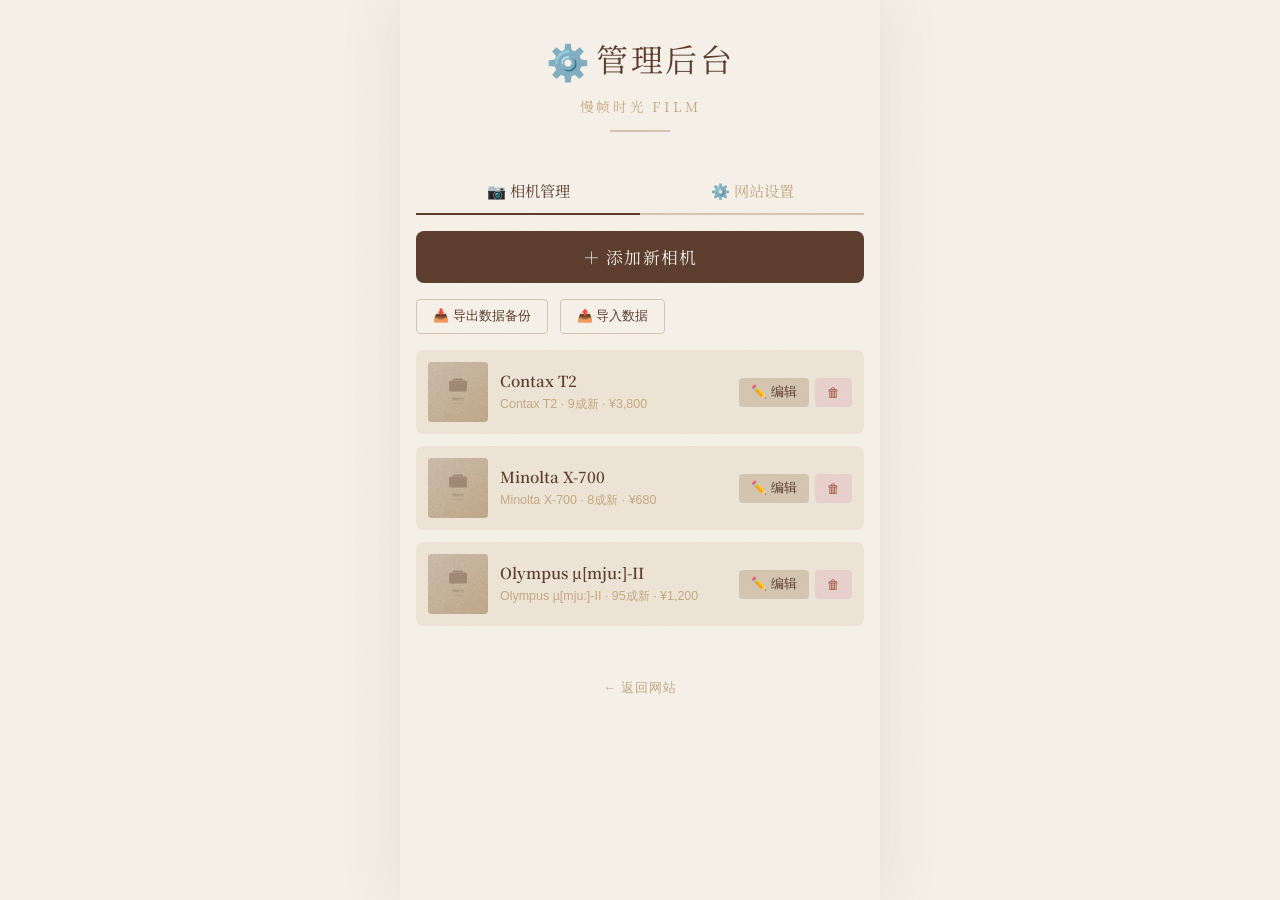
<file: film-camera-shop/admin.html>
<!DOCTYPE html>
<html lang="zh-CN">
<head>
  <meta charset="UTF-8">
  <meta name="viewport" content="width=device-width, initial-scale=1.0, maximum-scale=1.0, user-scalable=no">
  <title>管理后台 — 慢帧时光 film</title>

  <!-- Google Fonts -->
  <link rel="preconnect" href="https://fonts.googleapis.com">
  <link rel="preconnect" href="https://fonts.gstatic.com" crossorigin>
  <link href="https://fonts.googleapis.com/css2?family=Noto+Serif+SC:wght@400;600;700&display=swap" rel="stylesheet">

  <link rel="stylesheet" href="css/style.css">

  <style>
    /* ================================================================
       管理后台专属样式
       ================================================================ */

    /* ---- Tab 切换栏 ---- */
    .admin-tabs {
      display: flex;
      border-bottom: 2px solid var(--border-line);
      margin: 0 var(--space-md);
    }
    .admin-tab {
      flex: 1;
      padding: var(--space-sm) 0;
      text-align: center;
      font-family: var(--font-serif);
      font-size: 0.95rem;
      color: var(--accent-tag);
      cursor: pointer;
      border-bottom: 2px solid transparent;
      margin-bottom: -2px;
      transition: all 0.2s;
      background: none;
      border-top: none;
      border-left: none;
      border-right: none;
    }
    .admin-tab.active {
      color: var(--text-title);
      border-bottom-color: var(--text-title);
    }

    /* ---- Tab 内容区 ---- */
    .admin-tab-content {
      display: none;
      padding: var(--space-md);
    }
    .admin-tab-content.active {
      display: block;
    }

    /* ---- 相机管理列表 ---- */
    .admin-camera-item {
      display: flex;
      align-items: center;
      gap: var(--space-sm);
      background: var(--bg-card);
      border-radius: var(--radius-md);
      padding: var(--space-sm);
      margin-bottom: var(--space-sm);
    }
    .admin-camera-thumb {
      width: 60px;
      height: 60px;
      border-radius: var(--radius-sm);
      object-fit: cover;
      background: var(--border-line);
      flex-shrink: 0;
    }
    .admin-camera-info {
      flex: 1;
      min-width: 0;
    }
    .admin-camera-info .name {
      font-family: var(--font-serif);
      font-size: 0.95rem;
      color: var(--text-title);
      font-weight: 600;
    }
    .admin-camera-info .meta {
      font-size: 0.78rem;
      color: var(--accent-tag);
      margin-top: 2px;
    }
    .admin-camera-actions {
      display: flex;
      gap: 6px;
      flex-shrink: 0;
    }

    /* 小按钮 */
    .btn-sm {
      padding: 6px 12px;
      font-size: 0.8rem;
      border-radius: var(--radius-sm);
      border: none;
      cursor: pointer;
      font-family: var(--font-sans);
      transition: opacity 0.2s;
    }
    .btn-sm:active { opacity: 0.7; }
    .btn-edit { background: var(--border-line); color: var(--text-title); }
    .btn-danger { background: #e8d0cc; color: var(--accent-price); }

    /* ---- 表单 ---- */
    .admin-form {
      background: var(--bg-card);
      border-radius: var(--radius-lg);
      padding: var(--space-md);
      margin-top: var(--space-md);
    }
    .admin-form h3 {
      font-family: var(--font-serif);
      font-size: 1.1rem;
      color: var(--text-title);
      margin-bottom: var(--space-md);
    }
    .form-group {
      margin-bottom: var(--space-md);
    }
    .form-group label {
      display: block;
      font-size: 0.85rem;
      font-weight: 600;
      color: var(--text-title);
      margin-bottom: 4px;
    }
    .form-group .hint {
      font-size: 0.75rem;
      color: var(--accent-tag);
      font-weight: 400;
    }
    .form-group input,
    .form-group textarea,
    .form-group select {
      width: 100%;
      padding: 10px 12px;
      border: 1.5px solid var(--border-line);
      border-radius: var(--radius-sm);
      font-size: 0.9rem;
      font-family: var(--font-sans);
      color: var(--text-title);
      background: #fff;
      transition: border-color 0.2s;
      -webkit-appearance: none;
    }
    .form-group input:focus,
    .form-group textarea:focus,
    .form-group select:focus {
      outline: none;
      border-color: var(--text-title);
    }
    .form-group textarea {
      min-height: 80px;
      resize: vertical;
    }
    .form-row {
      display: grid;
      grid-template-columns: 1fr 1fr;
      gap: var(--space-sm);
    }

    /* 图片上传区 */
    .image-upload-area {
      border: 2px dashed var(--border-line);
      border-radius: var(--radius-md);
      padding: var(--space-lg);
      text-align: center;
      cursor: pointer;
      transition: border-color 0.2s;
    }
    .image-upload-area:hover {
      border-color: var(--accent-tag);
    }
    .image-upload-area .upload-icon {
      font-size: 2rem;
      margin-bottom: var(--space-xs);
    }
    .image-upload-area p {
      font-size: 0.85rem;
      color: var(--accent-tag);
    }
    .image-upload-area input[type="file"] {
      display: none;
    }

    /* 图片预览网格 */
    .image-previews {
      display: grid;
      grid-template-columns: repeat(4, 1fr);
      gap: 8px;
      margin-top: var(--space-sm);
    }
    .image-preview-item {
      position: relative;
      aspect-ratio: 1;
      border-radius: var(--radius-sm);
      overflow: hidden;
      background: var(--border-line);
    }
    .image-preview-item img {
      width: 100%;
      height: 100%;
      object-fit: cover;
    }
    .image-preview-item .remove-img {
      position: absolute;
      top: 2px;
      right: 2px;
      width: 22px;
      height: 22px;
      border-radius: 50%;
      background: rgba(0,0,0,0.6);
      color: #fff;
      border: none;
      font-size: 14px;
      line-height: 22px;
      text-align: center;
      cursor: pointer;
      padding: 0;
    }

    /* 表单按钮行 */
    .form-actions {
      display: flex;
      gap: var(--space-sm);
      margin-top: var(--space-md);
    }
    .form-actions .btn {
      flex: 1;
    }
    .btn-cancel {
      background: transparent;
      color: var(--text-body);
      border: 1.5px solid var(--border-line);
    }

    /* 工具栏 */
    .admin-toolbar {
      display: flex;
      gap: var(--space-sm);
      margin-bottom: var(--space-md);
    }
    .admin-toolbar .btn-sm {
      padding: 8px 16px;
    }
    .btn-outline {
      background: transparent;
      border: 1.5px solid var(--border-line);
      color: var(--text-title);
    }

    /* 空列表 */
    .admin-empty {
      text-align: center;
      padding: var(--space-xl);
      color: var(--accent-tag);
      font-family: var(--font-serif);
    }

    /* 危险区域 */
    .danger-zone {
      margin-top: var(--space-xl);
      padding: var(--space-md);
      border: 1.5px solid #e8d0cc;
      border-radius: var(--radius-md);
      background: #fdf7f5;
    }
    .danger-zone h3 {
      color: var(--accent-price);
      font-family: var(--font-serif);
      font-size: 1rem;
      margin-bottom: var(--space-xs);
    }
    .danger-zone p {
      font-size: 0.8rem;
      color: var(--text-body);
      margin-bottom: var(--space-sm);
    }

    /* Toast 调整（后台页面 toast 层级） */
    .toast {
      z-index: 10001;
    }
  </style>
</head>
<body>

  <!-- ==============================
       Header
       ============================== -->
  <header class="site-header">
    <div class="site-logo">
      <span class="logo-icon">⚙️</span>管理后台
    </div>
    <div class="site-subtitle">慢帧时光 film</div>
    <hr class="header-divider">
  </header>

  <!-- ==============================
       Tab 切换
       ============================== -->
  <nav class="admin-tabs">
    <button class="admin-tab active" data-tab="cameras">📷 相机管理</button>
    <button class="admin-tab" data-tab="settings">⚙️ 网站设置</button>
  </nav>

  <!-- ==============================
       Tab 1: 相机管理
       ============================== -->
  <div class="admin-tab-content active" id="tab-cameras">
    <!-- 工具栏 -->
    <div class="admin-toolbar">
      <button class="btn btn-wechat" id="btn-add-camera" style="flex:1;">＋ 添加新相机</button>
    </div>
    <div class="admin-toolbar">
      <button class="btn-sm btn-outline" id="btn-export">📥 导出数据备份</button>
      <button class="btn-sm btn-outline" id="btn-import">📤 导入数据</button>
      <input type="file" id="import-file" accept=".json" style="display:none;">
    </div>

    <!-- 相机列表 -->
    <div id="admin-camera-list">
      <div class="admin-empty">加载中...</div>
    </div>

    <!-- 添加/编辑表单（默认隐藏） -->
    <div class="admin-form" id="camera-form" style="display:none;">
      <h3 id="form-title">添加新相机</h3>

      <div class="form-row">
        <div class="form-group">
          <label>ID <span class="hint">（英文+连字符，唯一标识）</span></label>
          <input type="text" id="cam-id" placeholder="例如：contax-t2" required>
        </div>
        <div class="form-group">
          <label>相机名称 *</label>
          <input type="text" id="cam-name" placeholder="例如：Contax T2" required>
        </div>
      </div>

      <div class="form-row">
        <div class="form-group">
          <label>品牌</label>
          <input type="text" id="cam-brand" placeholder="例如：Contax">
        </div>
        <div class="form-group">
          <label>型号</label>
          <input type="text" id="cam-model" placeholder="例如：T2">
        </div>
      </div>

      <div class="form-row">
        <div class="form-group">
          <label>价格（元）*</label>
          <input type="number" id="cam-price" placeholder="3800" required>
        </div>
        <div class="form-group">
          <label>成色</label>
          <select id="cam-condition">
            <option value="全新">全新</option>
            <option value="99成新">99成新</option>
            <option value="95成新" selected>95成新</option>
            <option value="9成新">9成新</option>
            <option value="85成新">85成新</option>
            <option value="8成新">8成新</option>
            <option value="7成新">7成新</option>
          </select>
        </div>
      </div>

      <!-- 图片上传 -->
      <div class="form-group">
        <label>📸 相机图片 <span class="hint">（可多选，直接上传）</span></label>
        <div class="image-upload-area" id="image-upload-area">
          <div class="upload-icon">🖼️</div>
          <p>点击或拖拽上传图片</p>
          <input type="file" id="image-input" accept="image/*" multiple>
        </div>
        <div class="image-previews" id="image-previews"></div>
      </div>

      <!-- 视频 -->
      <div class="form-group">
        <label>🎬 视频文件路径 <span class="hint">（视频放 videos/ 文件夹，这里写文件名）</span></label>
        <input type="text" id="cam-video" placeholder="例如：videos/contax-t2.mp4（可留空）">
      </div>

      <!-- 附件 -->
      <div class="form-group">
        <label>📦 附件清单 <span class="hint">（一行一个）</span></label>
        <textarea id="cam-accessories" placeholder="原装镜头盖&#10;原装皮套&#10;原装肩带"></textarea>
      </div>

      <!-- 描述 -->
      <div class="form-group">
        <label>📝 详细描述</label>
        <textarea id="cam-description" placeholder="写一段机器的详细介绍..."></textarea>
      </div>

      <div class="form-actions">
        <button class="btn btn-wechat" id="btn-save-camera">💾 保存</button>
        <button class="btn btn-cancel" id="btn-cancel-form">取消</button>
      </div>
    </div>
  </div>

  <!-- ==============================
       Tab 2: 网站设置
       ============================== -->
  <div class="admin-tab-content" id="tab-settings">
    <div class="admin-form" style="margin-top:0;">
      <h3>🌐 全局设置</h3>

      <div class="form-group">
        <label>微信号</label>
        <input type="text" id="cfg-wechat" placeholder="你的微信号">
      </div>

      <div class="form-group">
        <label>闲鱼链接</label>
        <input type="text" id="cfg-xianyu" placeholder="闲鱼主页链接">
      </div>

      <div class="form-group">
        <label>网站名称</label>
        <input type="text" id="cfg-sitename" placeholder="慢帧时光">
      </div>

      <div class="form-group">
        <label>副标题</label>
        <input type="text" id="cfg-subtitle" placeholder="film camera market">
      </div>

      <div class="form-actions">
        <button class="btn btn-wechat" id="btn-save-config">💾 保存设置</button>
      </div>
    </div>

    <!-- 危险区域 -->
    <div class="danger-zone">
      <h3>⚠️ 危险操作</h3>
      <p>清除所有相机数据和设置，恢复为默认状态。此操作不可撤销！建议先导出备份。</p>
      <button class="btn-sm btn-danger" id="btn-clear-all">🗑 清除所有数据</button>
    </div>
  </div>

  <!-- ==============================
       Footer
       ============================== -->
  <footer class="site-footer">
    <a href="index.html" style="color:var(--accent-tag);">← 返回网站</a>
  </footer>

  <!-- ==============================
       JavaScript
       ============================== -->
  <script src="js/cameras.js"></script>
  <script>
  /**
   * ============================================================
   * 管理后台逻辑
   * ============================================================
   */

  var STORAGE_KEY_CAMERAS = 'film_cameras';
  var STORAGE_KEY_CONFIG  = 'film_config';

  // ---- 当前编辑状态 ----
  var editingId = null;        // null = 添加模式，string = 编辑模式
  var imageDataUrls = [];      // 当前表单中的图片（base64）

  /* ================================================================
     数据读写
     ================================================================ */

  function getCameras() {
    var data = localStorage.getItem(STORAGE_KEY_CAMERAS);
    if (data) {
      try { return JSON.parse(data); } catch(e) {}
    }
    // 首次使用：把 cameras.js 的默认数据存入 localStorage
    saveCameras(CAMERAS);
    return CAMERAS.slice();
  }

  function saveCameras(cameras) {
    localStorage.setItem(STORAGE_KEY_CAMERAS, JSON.stringify(cameras));
  }

  function getConfig() {
    var data = localStorage.getItem(STORAGE_KEY_CONFIG);
    if (data) {
      try { return JSON.parse(data); } catch(e) {}
    }
    return {
      wechatId: 'caraharal0213',
      xianyuLink: 'https://m.tb.cn/h.R9xYB8c?tk=kRw7gdBVeTV',
      siteName: '慢帧时光',
      siteSubtitle: 'film camera market'
    };
  }

  function saveConfig(config) {
    localStorage.setItem(STORAGE_KEY_CONFIG, JSON.stringify(config));
  }

  /* ================================================================
     Tab 切换
     ================================================================ */

  var tabs = document.querySelectorAll('.admin-tab');
  var contents = document.querySelectorAll('.admin-tab-content');

  for (var i = 0; i < tabs.length; i++) {
    tabs[i].addEventListener('click', function () {
      var target = this.getAttribute('data-tab');
      for (var j = 0; j < tabs.length; j++) {
        tabs[j].classList.remove('active');
        contents[j].classList.remove('active');
      }
      this.classList.add('active');
      document.getElementById('tab-' + target).classList.add('active');
    });
  }

  /* ================================================================
     相机列表渲染
     ================================================================ */

  function renderCameraList() {
    var container = document.getElementById('admin-camera-list');
    var cameras = getCameras();

    if (cameras.length === 0) {
      container.innerHTML = '<div class="admin-empty">📷<br>还没有添加相机</div>';
      return;
    }

    var html = '';
    for (var i = 0; i < cameras.length; i++) {
      var cam = cameras[i];
      var thumb = (cam.images && cam.images.length > 0)
        ? cam.images[0]
        : 'images/placeholder.svg';

      html +=
        '<div class="admin-camera-item">' +
          '<img class="admin-camera-thumb" src="' + thumb + '" alt="" ' +
            'onerror="this.src=\'images/placeholder.svg\'">' +
          '<div class="admin-camera-info">' +
            '<div class="name">' + cam.name + '</div>' +
            '<div class="meta">' + cam.brand + ' ' + cam.model +
              ' · ' + cam.condition + ' · ¥' + cam.price.toLocaleString() + '</div>' +
          '</div>' +
          '<div class="admin-camera-actions">' +
            '<button class="btn-sm btn-edit" data-edit="' + cam.id + '">✏️ 编辑</button>' +
            '<button class="btn-sm btn-danger" data-delete="' + cam.id + '">🗑</button>' +
          '</div>' +
        '</div>';
    }
    container.innerHTML = html;

    // 绑定编辑按钮
    var editBtns = container.querySelectorAll('[data-edit]');
    for (var e = 0; e < editBtns.length; e++) {
      editBtns[e].addEventListener('click', function () {
        editCamera(this.getAttribute('data-edit'));
      });
    }

    // 绑定删除按钮
    var delBtns = container.querySelectorAll('[data-delete]');
    for (var d = 0; d < delBtns.length; d++) {
      delBtns[d].addEventListener('click', function () {
        deleteCamera(this.getAttribute('data-delete'));
      });
    }
  }

  /* ================================================================
     表单操作
     ================================================================ */

  // 显示表单（添加模式）
  document.getElementById('btn-add-camera').addEventListener('click', function () {
    editingId = null;
    imageDataUrls = [];
    document.getElementById('form-title').textContent = '➕ 添加新相机';
    clearForm();
    document.getElementById('camera-form').style.display = 'block';
    document.getElementById('cam-id').focus();
    window.scrollTo({ top: document.getElementById('camera-form').offsetTop - 20, behavior: 'smooth' });
  });

  // 隐藏表单
  document.getElementById('btn-cancel-form').addEventListener('click', function () {
    document.getElementById('camera-form').style.display = 'none';
    editingId = null;
    imageDataUrls = [];
  });

  // 编辑相机
  function editCamera(id) {
    var cameras = getCameras();
    var cam = null;
    for (var i = 0; i < cameras.length; i++) {
      if (cameras[i].id === id) { cam = cameras[i]; break; }
    }
    if (!cam) return;

    editingId = id;
    imageDataUrls = (cam.images && cam.images.slice()) || [];

    document.getElementById('form-title').textContent = '✏️ 编辑：' + cam.name;
    document.getElementById('cam-id').value = cam.id;
    document.getElementById('cam-id').readOnly = true; // 编辑时 ID 不可改
    document.getElementById('cam-name').value = cam.name;
    document.getElementById('cam-brand').value = cam.brand || '';
    document.getElementById('cam-model').value = cam.model || '';
    document.getElementById('cam-price').value = cam.price;
    document.getElementById('cam-condition').value = cam.condition;
    document.getElementById('cam-video').value = cam.video || '';
    document.getElementById('cam-accessories').value = (cam.accessories || []).join('\n');
    document.getElementById('cam-description').value = cam.description || '';

    renderImagePreviews();
    document.getElementById('camera-form').style.display = 'block';
    window.scrollTo({ top: document.getElementById('camera-form').offsetTop - 20, behavior: 'smooth' });
  }

  // 清除表单
  function clearForm() {
    document.getElementById('cam-id').readOnly = false;
    document.getElementById('cam-id').value = '';
    document.getElementById('cam-name').value = '';
    document.getElementById('cam-brand').value = '';
    document.getElementById('cam-model').value = '';
    document.getElementById('cam-price').value = '';
    document.getElementById('cam-condition').value = '95成新';
    document.getElementById('cam-video').value = '';
    document.getElementById('cam-accessories').value = '';
    document.getElementById('cam-description').value = '';
    document.getElementById('image-previews').innerHTML = '';
    imageDataUrls = [];
  }

  // 保存相机
  document.getElementById('btn-save-camera').addEventListener('click', function () {
    var id = document.getElementById('cam-id').value.trim();
    var name = document.getElementById('cam-name').value.trim();
    var price = parseInt(document.getElementById('cam-price').value, 10);

    // 验证
    if (!id) { showToast('⚠ 请输入 ID'); return; }
    if (!name) { showToast('⚠ 请输入相机名称'); return; }
    if (!price || isNaN(price)) { showToast('⚠ 请输入有效价格'); return; }

    var cameras = getCameras();

    // 添加模式：检查 ID 不重复
    if (!editingId) {
      for (var i = 0; i < cameras.length; i++) {
        if (cameras[i].id === id) {
          showToast('⚠ ID "' + id + '" 已存在，请换一个');
          return;
        }
      }
    }

    var cameraData = {
      id: id,
      name: name,
      brand: document.getElementById('cam-brand').value.trim(),
      model: document.getElementById('cam-model').value.trim(),
      price: price,
      condition: document.getElementById('cam-condition').value,
      images: imageDataUrls.slice(),
      video: document.getElementById('cam-video').value.trim(),
      accessories: document.getElementById('cam-accessories').value
        .split('\n')
        .map(function(s) { return s.trim(); })
        .filter(function(s) { return s.length > 0; }),
      description: document.getElementById('cam-description').value.trim()
    };

    if (editingId) {
      // 编辑模式：替换
      for (var j = 0; j < cameras.length; j++) {
        if (cameras[j].id === editingId) {
          cameras[j] = cameraData;
          break;
        }
      }
      showToast('✅ 已更新：「' + name + '」');
    } else {
      // 添加模式
      cameras.push(cameraData);
      showToast('✅ 已添加：「' + name + '」');
    }

    saveCameras(cameras);
    editingId = null;
    imageDataUrls = [];
    document.getElementById('camera-form').style.display = 'none';
    renderCameraList();
  });

  // 删除相机
  function deleteCamera(id) {
    var cameras = getCameras();
    var cam = null;
    for (var i = 0; i < cameras.length; i++) {
      if (cameras[i].id === id) { cam = cameras[i]; break; }
    }
    if (!cam) return;

    if (!confirm('确定要删除「' + cam.name + '」吗？此操作不可恢复！')) return;

    var filtered = [];
    for (var j = 0; j < cameras.length; j++) {
      if (cameras[j].id !== id) filtered.push(cameras[j]);
    }
    saveCameras(filtered);
    showToast('🗑 已删除：「' + cam.name + '」');
    renderCameraList();
  }

  /* ================================================================
     图片上传处理
     ================================================================ */

  var imageInput = document.getElementById('image-input');
  var uploadArea = document.getElementById('image-upload-area');

  // 点击上传区域
  uploadArea.addEventListener('click', function () {
    imageInput.click();
  });

  // 文件选择
  imageInput.addEventListener('change', function () {
    handleFiles(this.files);
    this.value = ''; // 清空以便重新选择相同文件
  });

  // 拖拽支持
  uploadArea.addEventListener('dragover', function (e) {
    e.preventDefault();
    this.style.borderColor = 'var(--text-title)';
  });
  uploadArea.addEventListener('dragleave', function () {
    this.style.borderColor = 'var(--border-line)';
  });
  uploadArea.addEventListener('drop', function (e) {
    e.preventDefault();
    this.style.borderColor = 'var(--border-line)';
    handleFiles(e.dataTransfer.files);
  });

  function handleFiles(files) {
    for (var i = 0; i < files.length; i++) {
      (function (file) {
        if (!file.type.match(/image\//)) return;

        var reader = new FileReader();
        reader.onload = function (e) {
          imageDataUrls.push(e.target.result);
          renderImagePreviews();
        };
        reader.readAsDataURL(file);
      })(files[i]);
    }
  }

  function renderImagePreviews() {
    var container = document.getElementById('image-previews');
    var html = '';
    for (var i = 0; i < imageDataUrls.length; i++) {
      html +=
        '<div class="image-preview-item">' +
          '<img src="' + imageDataUrls[i] + '" alt="">' +
          '<button class="remove-img" data-remove="' + i + '">×</button>' +
        '</div>';
    }
    container.innerHTML = html;

    // 绑定删除按钮
    var removeBtns = container.querySelectorAll('[data-remove]');
    for (var r = 0; r < removeBtns.length; r++) {
      removeBtns[r].addEventListener('click', function (e) {
        e.stopPropagation();
        var idx = parseInt(this.getAttribute('data-remove'), 10);
        imageDataUrls.splice(idx, 1);
        renderImagePreviews();
      });
    }
  }

  /* ================================================================
     导出 / 导入
     ================================================================ */

  // 导出
  document.getElementById('btn-export').addEventListener('click', function () {
    var data = {
      cameras: getCameras(),
      config: getConfig(),
      exportedAt: new Date().toISOString()
    };
    var blob = new Blob([JSON.stringify(data, null, 2)], { type: 'application/json' });
    var url = URL.createObjectURL(blob);
    var a = document.createElement('a');
    a.href = url;
    a.download = 'film-camera-backup-' + new Date().toISOString().slice(0, 10) + '.json';
    document.body.appendChild(a);
    a.click();
    document.body.removeChild(a);
    URL.revokeObjectURL(url);
    showToast('📥 备份文件已下载');
  });

  // 导入
  document.getElementById('btn-import').addEventListener('click', function () {
    document.getElementById('import-file').click();
  });

  document.getElementById('import-file').addEventListener('change', function () {
    var file = this.files[0];
    if (!file) return;
    this.value = '';

    var reader = new FileReader();
    reader.onload = function (e) {
      try {
        var data = JSON.parse(e.target.result);
        if (!data.cameras || !Array.isArray(data.cameras)) {
          showToast('⚠ 文件格式不正确（缺少 cameras 数据）');
          return;
        }
        if (!confirm(
          '即将导入 ' + data.cameras.length + ' 台相机数据' +
          (data.config ? '和网站设置' : '') +
          '。\n\n⚠ 这会覆盖当前所有数据！确定继续？'
        )) return;

        saveCameras(data.cameras);
        if (data.config) saveConfig(data.config);
        showToast('✅ 导入成功！');
        renderCameraList();
        loadConfigToForm();
      } catch (err) {
        showToast('⚠ 文件解析失败，请检查文件格式');
      }
    };
    reader.readAsText(file);
  });

  /* ================================================================
     网站设置
     ================================================================ */

  function loadConfigToForm() {
    var cfg = getConfig();
    document.getElementById('cfg-wechat').value = cfg.wechatId || '';
    document.getElementById('cfg-xianyu').value = cfg.xianyuLink || '';
    document.getElementById('cfg-sitename').value = cfg.siteName || '';
    document.getElementById('cfg-subtitle').value = cfg.siteSubtitle || '';
  }

  document.getElementById('btn-save-config').addEventListener('click', function () {
    var config = {
      wechatId: document.getElementById('cfg-wechat').value.trim(),
      xianyuLink: document.getElementById('cfg-xianyu').value.trim(),
      siteName: document.getElementById('cfg-sitename').value.trim(),
      siteSubtitle: document.getElementById('cfg-subtitle').value.trim()
    };
    saveConfig(config);
    showToast('✅ 设置已保存');
  });

  // 清除所有数据
  document.getElementById('btn-clear-all').addEventListener('click', function () {
    if (!confirm('⚠️ 确定清除所有数据？\n\n这会删除所有相机数据和设置，恢复为默认状态。\n建议先点击「导出数据备份」！')) return;
    if (!confirm('再次确认：真的要清除吗？')) return;

    localStorage.removeItem(STORAGE_KEY_CAMERAS);
    localStorage.removeItem(STORAGE_KEY_CONFIG);
    showToast('🗑 所有数据已清除');
    renderCameraList();
    loadConfigToForm();
  });

  /* ================================================================
     Toast 提示
     ================================================================ */

  function showToast(message, duration) {
    duration = duration || 2000;
    var toast = document.getElementById('toast');
    if (!toast) {
      toast = document.createElement('div');
      toast.id = 'toast';
      toast.className = 'toast';
      document.body.appendChild(toast);
    }
    toast.textContent = message;
    toast.classList.add('show');
    clearTimeout(toast._timeout);
    toast._timeout = setTimeout(function () {
      toast.classList.remove('show');
    }, duration);
  }

  /* ================================================================
     初始化
     ================================================================ */

  (function init() {
    renderCameraList();
    loadConfigToForm();
  })();
  </script>
</body>
</html>
</file>
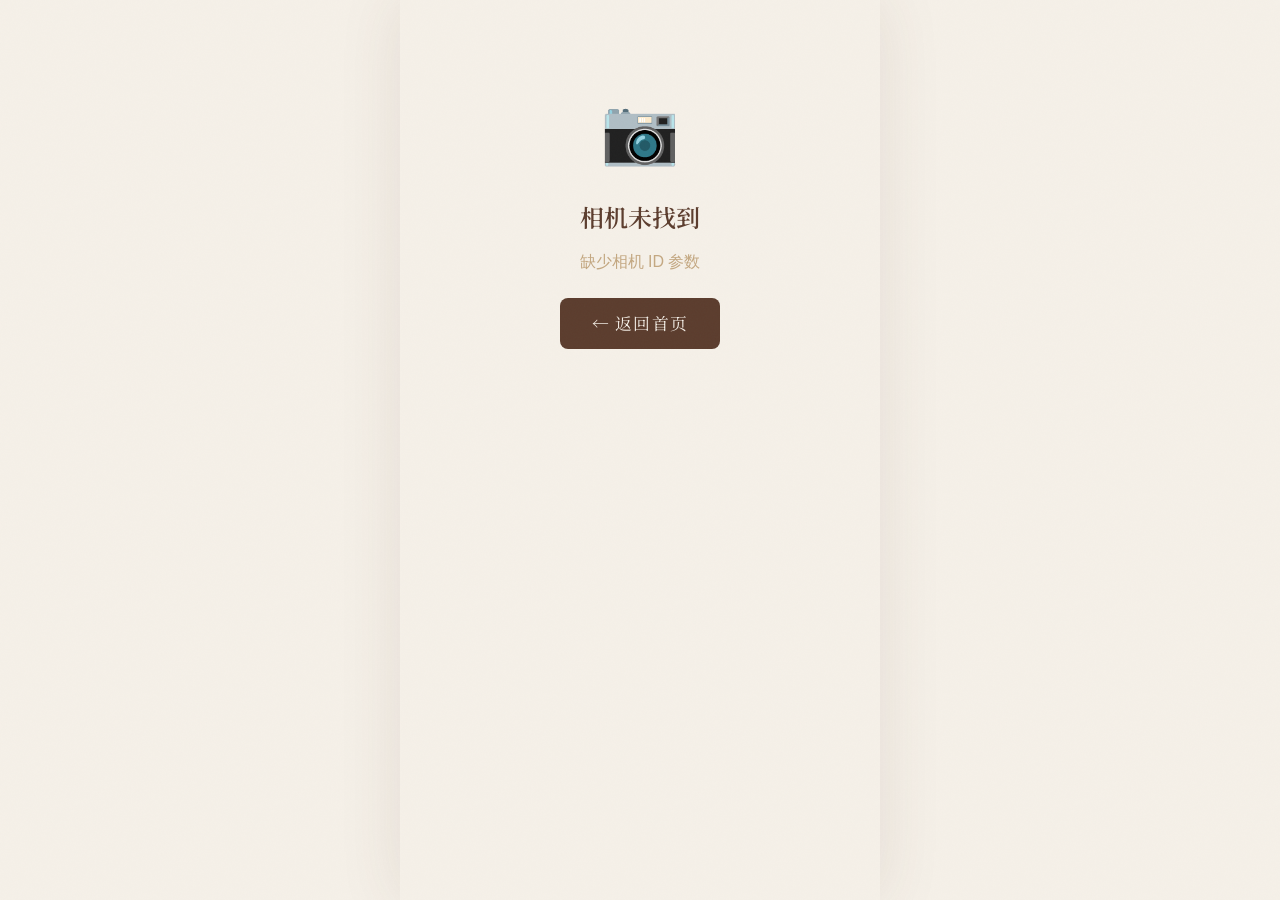
<file: film-camera-shop/detail.html>
<!DOCTYPE html>
<html lang="zh-CN">
<head>
  <meta charset="UTF-8">
  <meta name="viewport" content="width=device-width, initial-scale=1.0">
  <meta name="description" content="相机详情 — 慢帧时光">
  <title>相机详情 — 慢帧时光 film</title>

  <!-- Google Fonts: Noto Serif SC -->
  <link rel="preconnect" href="https://fonts.googleapis.com">
  <link rel="preconnect" href="https://fonts.gstatic.com" crossorigin>
  <link href="https://fonts.googleapis.com/css2?family=Noto+Serif+SC:wght@400;600;700&display=swap" rel="stylesheet">

  <link rel="stylesheet" href="css/style.css?v=catalog-20260919">
</head>
<body>

  <!-- ==============================
       Header — 返回按钮 + 相机名称
       ============================== -->
  <header class="detail-header">
    <a class="back-btn" href="index.html" aria-label="返回首页">←</a>
    <span class="detail-header-title" id="page-header-title">相机详情</span>
  </header>

  <!-- ==============================
       图片轮播（JS 动态渲染）
       ============================== -->
  <section class="carousel" id="carousel">
    <!-- JS 填充 -->
  </section>

  <!-- ==============================
       视频区域（无视频时自动隐藏）
       ============================== -->
  <section class="video-section" id="video-section">
    <!-- JS 填充 -->
  </section>

  <!-- ==============================
       机器信息：名称、品牌、成色
       ============================== -->
  <section class="info-section" id="info-section">
    <!-- JS 填充 -->
  </section>

  <!-- ==============================
       附件清单
       ============================== -->
  <section class="accessories-section" id="accessories-section">
    <!-- JS 填充 -->
  </section>

  <!-- ==============================
       详细描述
       ============================== -->
  <section class="description-section" id="description-section">
    <!-- JS 填充 -->
  </section>

  <!-- ==============================
       价格大字展示
       ============================== -->
  <section class="price-section" id="price-section">
    <!-- JS 填充 -->
  </section>

  <!-- ==============================
       操作按钮
       ============================== -->
  <section class="action-section">
    <button class="btn btn-wechat" id="btn-wechat">💬 微信咨询</button>
    <button class="btn btn-xianyu" id="btn-xianyu">查看闲鱼主页</button>
    <button class="btn" id="btn-share">分享这台相机</button>
  </section>

  <!-- ==============================
       Footer — 底部声明
       ============================== -->
  <footer class="site-footer">
    购买前请确认成色、功能及售后约定，以具体商品说明和双方沟通为准。
  </footer>

  <!-- ==============================
       JavaScript
       ============================== -->
  <!-- 1. 相机数据 -->
  <script src="js/cameras.js"></script>
  <!-- 2. 公共逻辑 -->
  <script src="js/main.js?v=catalog-20260919"></script>
</body>
</html>
</file>
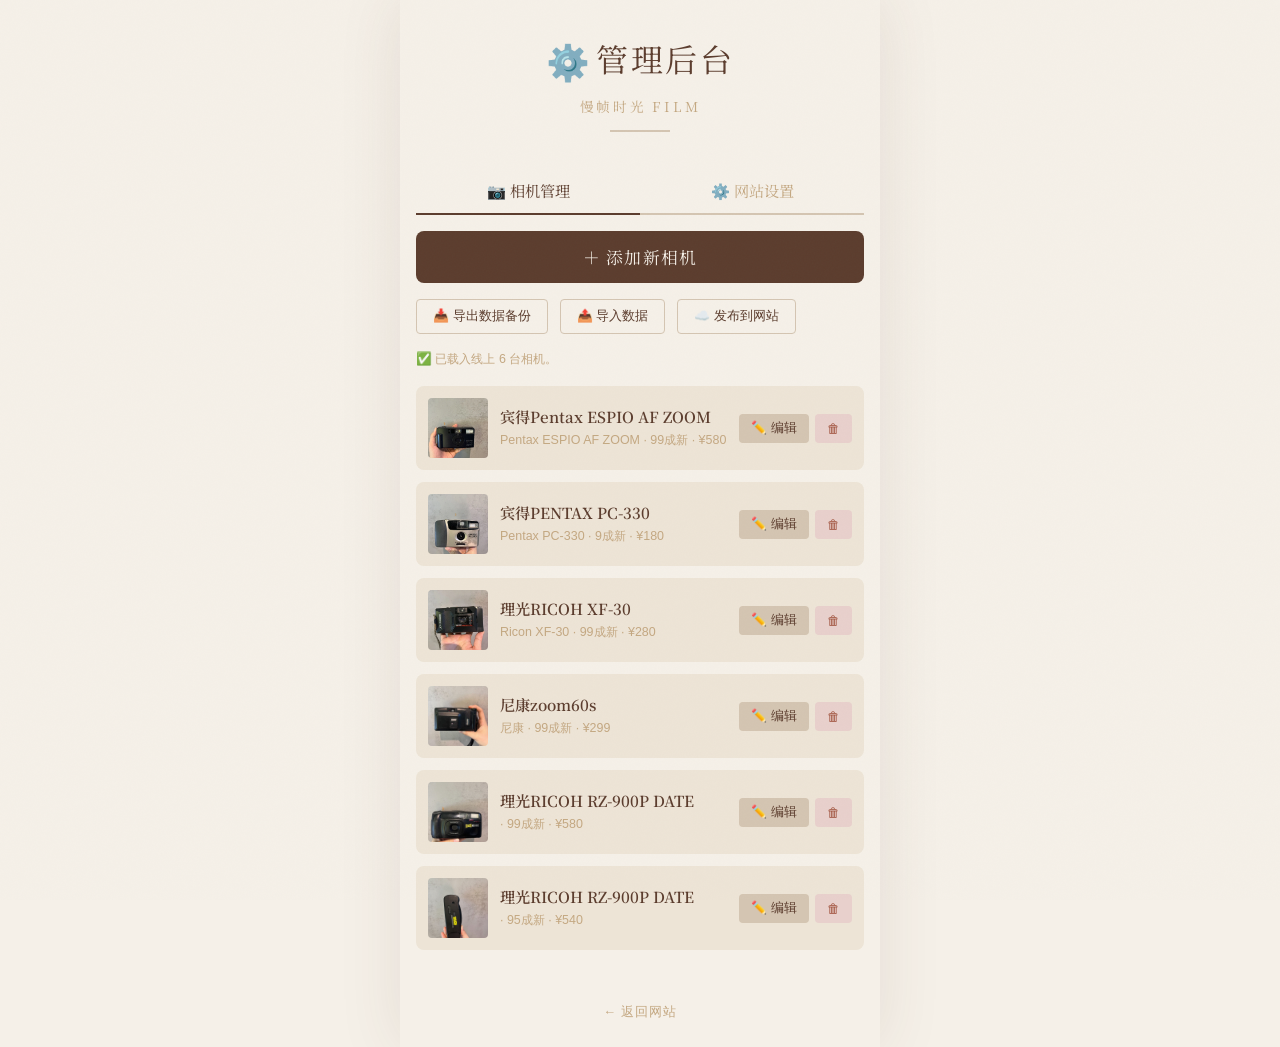
<file: film-camera-shop/manage-7xk2.html>
<!DOCTYPE html>
<html lang="zh-CN">
<head>
  <meta charset="UTF-8">
  <meta name="viewport" content="width=device-width, initial-scale=1.0, maximum-scale=1.0, user-scalable=no">
  <title>管理后台 — 慢帧时光 film</title>

  <!-- Google Fonts -->
  <link rel="preconnect" href="https://fonts.googleapis.com">
  <link rel="preconnect" href="https://fonts.gstatic.com" crossorigin>
  <link href="https://fonts.googleapis.com/css2?family=Noto+Serif+SC:wght@400;600;700&display=swap" rel="stylesheet">

  <link rel="stylesheet" href="css/style.css">

  <style>
    /* ================================================================
       管理后台专属样式
       ================================================================ */

    /* ---- Tab 切换栏 ---- */
    .admin-tabs {
      display: flex;
      border-bottom: 2px solid var(--border-line);
      margin: 0 var(--space-md);
    }
    .admin-tab {
      flex: 1;
      padding: var(--space-sm) 0;
      text-align: center;
      font-family: var(--font-serif);
      font-size: 0.95rem;
      color: var(--accent-tag);
      cursor: pointer;
      border-bottom: 2px solid transparent;
      margin-bottom: -2px;
      transition: all 0.2s;
      background: none;
      border-top: none;
      border-left: none;
      border-right: none;
    }
    .admin-tab.active {
      color: var(--text-title);
      border-bottom-color: var(--text-title);
    }

    /* ---- Tab 内容区 ---- */
    .admin-tab-content {
      display: none;
      padding: var(--space-md);
    }
    .admin-tab-content.active {
      display: block;
    }

    /* ---- 相机管理列表 ---- */
    .admin-camera-item {
      display: flex;
      align-items: center;
      gap: var(--space-sm);
      background: var(--bg-card);
      border-radius: var(--radius-md);
      padding: var(--space-sm);
      margin-bottom: var(--space-sm);
    }
    .admin-camera-thumb {
      width: 60px;
      height: 60px;
      border-radius: var(--radius-sm);
      object-fit: cover;
      background: var(--border-line);
      flex-shrink: 0;
    }
    .admin-camera-info {
      flex: 1;
      min-width: 0;
    }
    .admin-camera-info .name {
      font-family: var(--font-serif);
      font-size: 0.95rem;
      color: var(--text-title);
      font-weight: 600;
    }
    .admin-camera-info .meta {
      font-size: 0.78rem;
      color: var(--accent-tag);
      margin-top: 2px;
    }
    .admin-camera-actions {
      display: flex;
      gap: 6px;
      flex-shrink: 0;
    }

    /* 小按钮 */
    .btn-sm {
      padding: 6px 12px;
      font-size: 0.8rem;
      border-radius: var(--radius-sm);
      border: none;
      cursor: pointer;
      font-family: var(--font-sans);
      transition: opacity 0.2s;
    }
    .btn-sm:active { opacity: 0.7; }
    .btn-edit { background: var(--border-line); color: var(--text-title); }
    .btn-danger { background: #e8d0cc; color: var(--accent-price); }

    /* ---- 表单 ---- */
    .admin-form {
      background: var(--bg-card);
      border-radius: var(--radius-lg);
      padding: var(--space-md);
      margin-top: var(--space-md);
    }
    .admin-form h3 {
      font-family: var(--font-serif);
      font-size: 1.1rem;
      color: var(--text-title);
      margin-bottom: var(--space-md);
    }
    .form-group {
      margin-bottom: var(--space-md);
    }
    .form-group label {
      display: block;
      font-size: 0.85rem;
      font-weight: 600;
      color: var(--text-title);
      margin-bottom: 4px;
    }
    .form-group .hint {
      font-size: 0.75rem;
      color: var(--accent-tag);
      font-weight: 400;
    }
    .form-group input,
    .form-group textarea,
    .form-group select {
      width: 100%;
      padding: 10px 12px;
      border: 1.5px solid var(--border-line);
      border-radius: var(--radius-sm);
      font-size: 0.9rem;
      font-family: var(--font-sans);
      color: var(--text-title);
      background: #fff;
      transition: border-color 0.2s;
      -webkit-appearance: none;
    }
    .form-group input:focus,
    .form-group textarea:focus,
    .form-group select:focus {
      outline: none;
      border-color: var(--text-title);
    }
    .form-group textarea {
      min-height: 80px;
      resize: vertical;
    }
    .form-row {
      display: grid;
      grid-template-columns: 1fr 1fr;
      gap: var(--space-sm);
    }

    /* 图片上传区 */
    .image-upload-area {
      border: 2px dashed var(--border-line);
      border-radius: var(--radius-md);
      padding: var(--space-lg);
      text-align: center;
      cursor: pointer;
      transition: border-color 0.2s;
    }
    .image-upload-area:hover {
      border-color: var(--accent-tag);
    }
    .image-upload-area .upload-icon {
      font-size: 2rem;
      margin-bottom: var(--space-xs);
    }
    .image-upload-area p {
      font-size: 0.85rem;
      color: var(--accent-tag);
    }
    .image-upload-area input[type="file"] {
      display: none;
    }

    /* 图片预览网格 */
    /* 视频上传区域 */
    .video-upload-area {
      border: 2px dashed var(--border-line);
      border-radius: var(--radius-sm);
      padding: var(--space-md);
      text-align: center;
      cursor: pointer;
      transition: border-color 0.2s;
      background: var(--bg-card);
      position: relative;
    }
    .video-upload-area:hover { border-color: var(--text-title); }
    .video-upload-area .upload-icon { font-size: 2.2rem; margin-bottom: 4px; }
    .video-upload-area p { font-size: 0.85rem; color: var(--accent-tag); margin: 0; }
    .video-upload-area input[type="file"] {
      position: absolute; inset: 0; opacity: 0; cursor: pointer;
    }
    .video-preview-wrap { text-align: center; margin-top: var(--space-xs); }

    .image-previews {
      display: grid;
      grid-template-columns: repeat(4, 1fr);
      gap: 8px;
      margin-top: var(--space-sm);
    }
    .image-preview-item {
      position: relative;
      aspect-ratio: 1;
      border-radius: var(--radius-sm);
      overflow: hidden;
      background: var(--border-line);
      border: 3px solid transparent;
    }
    .image-preview-item.is-cover {
      border-color: var(--text-title);
    }
    .image-preview-item img {
      width: 100%;
      height: 100%;
      object-fit: cover;
    }
    .image-preview-item .remove-img {
      position: absolute;
      top: 2px;
      right: 2px;
      width: 22px;
      height: 22px;
      border-radius: 50%;
      background: rgba(0,0,0,0.6);
      color: #fff;
      border: none;
      font-size: 14px;
      line-height: 22px;
      text-align: center;
      cursor: pointer;
      padding: 0;
    }
    .image-preview-item .cover-choice {
      position: absolute;
      left: 4px;
      bottom: 4px;
      max-width: calc(100% - 8px);
      padding: 4px 7px;
      border: 0;
      border-radius: 999px;
      background: rgba(255,255,255,0.9);
      color: var(--text-title);
      font-size: 0.7rem;
      font-weight: 600;
      cursor: pointer;
      white-space: nowrap;
    }
    .image-preview-item.is-cover .cover-choice {
      background: var(--text-title);
      color: #fff;
    }

    /* 表单按钮行 */
    .form-actions {
      display: flex;
      gap: var(--space-sm);
      margin-top: var(--space-md);
    }
    .form-actions .btn {
      flex: 1;
    }
    .btn-cancel {
      background: transparent;
      color: var(--text-body);
      border: 1.5px solid var(--border-line);
    }

    /* 工具栏 */
    .admin-toolbar {
      display: flex;
      gap: var(--space-sm);
      margin-bottom: var(--space-md);
    }
    .admin-toolbar .btn-sm {
      padding: 8px 16px;
    }
    .btn-outline {
      background: transparent;
      border: 1.5px solid var(--border-line);
      color: var(--text-title);
    }

    /* 空列表 */
    .admin-empty {
      text-align: center;
      padding: var(--space-xl);
      color: var(--accent-tag);
      font-family: var(--font-serif);
    }

    /* 危险区域 */
    .danger-zone {
      margin-top: var(--space-xl);
      padding: var(--space-md);
      border: 1.5px solid #e8d0cc;
      border-radius: var(--radius-md);
      background: #fdf7f5;
    }
    .danger-zone h3 {
      color: var(--accent-price);
      font-family: var(--font-serif);
      font-size: 1rem;
      margin-bottom: var(--space-xs);
    }
    .danger-zone p {
      font-size: 0.8rem;
      color: var(--text-body);
      margin-bottom: var(--space-sm);
    }

    /* Toast 调整（后台页面 toast 层级） */
    .toast {
      z-index: 10001;
    }
  </style>
</head>
<body>

  <!-- ==============================
       Header
       ============================== -->
  <header class="site-header">
    <div class="site-logo">
      <span class="logo-icon">⚙️</span>管理后台
    </div>
    <div class="site-subtitle">慢帧时光 film</div>
    <hr class="header-divider">
  </header>

  <!-- ==============================
       Tab 切换
       ============================== -->
  <nav class="admin-tabs">
    <button class="admin-tab active" data-tab="cameras">📷 相机管理</button>
    <button class="admin-tab" data-tab="settings">⚙️ 网站设置</button>
  </nav>

  <!-- ==============================
       Tab 1: 相机管理
       ============================== -->
  <div class="admin-tab-content active" id="tab-cameras">
    <!-- 工具栏 -->
    <div class="admin-toolbar">
      <button class="btn btn-wechat" id="btn-add-camera" style="flex:1;">＋ 添加新相机</button>
    </div>
    <div class="admin-toolbar">
      <button class="btn-sm btn-outline" id="btn-export">📥 导出数据备份</button>
      <button class="btn-sm btn-outline" id="btn-import">📤 导入数据</button>
      <button class="btn-sm btn-outline" id="btn-publish">☁️ 发布到网站</button>
      <input type="file" id="import-file" accept=".json" style="display:none;">
    </div>
    <p id="sync-status" style="font-size:0.78rem;color:var(--accent-tag);margin:0 0 var(--space-md);">
      正在读取线上数据…
    </p>

    <!-- 相机列表 -->
    <div id="admin-camera-list">
      <div class="admin-empty">加载中...</div>
    </div>

    <!-- 添加/编辑表单（默认隐藏） -->
    <div class="admin-form" id="camera-form" style="display:none;">
      <h3 id="form-title">添加新相机</h3>

      <div class="form-row">
        <div class="form-group">
          <label>ID <span class="hint">（英文+连字符，唯一标识）</span></label>
          <input type="text" id="cam-id" placeholder="例如：contax-t2" required>
        </div>
        <div class="form-group">
          <label>相机名称 *</label>
          <input type="text" id="cam-name" placeholder="例如：Contax T2" required>
        </div>
      </div>

      <div class="form-row">
        <div class="form-group">
          <label>品牌</label>
          <input type="text" id="cam-brand" placeholder="例如：Contax">
        </div>
        <div class="form-group">
          <label>型号</label>
          <input type="text" id="cam-model" placeholder="例如：T2">
        </div>
      </div>

      <div class="form-row">
        <div class="form-group">
          <label>价格（元）*</label>
          <input type="number" id="cam-price" placeholder="3800" required>
        </div>
        <div class="form-group">
          <label>成色</label>
          <select id="cam-condition">
            <option value="全新">全新</option>
            <option value="99成新">99成新</option>
            <option value="95成新" selected>95成新</option>
            <option value="9成新">9成新</option>
            <option value="85成新">85成新</option>
            <option value="8成新">8成新</option>
            <option value="7成新">7成新</option>
          </select>
        </div>
      </div>

      <div class="form-row">
        <div class="form-group">
          <label>库存状态</label>
          <select id="cam-status">
            <option value="available" selected>🟢 有货</option>
            <option value="restocking">🟡 补货中</option>
            <option value="sold">🔴 售罄</option>
          </select>
        </div>
      </div>

      <!-- 图片上传（手机相册直接上传到GitHub） -->
      <div class="form-group">
        <label>📸 相机图片 <span class="hint">（从手机相册选择，自动压缩上传）</span></label>
        <div class="image-upload-area" id="image-upload-area" style="border:2px dashed var(--border-line);border-radius:var(--radius-sm);padding:var(--space-lg);text-align:center;cursor:pointer;background:var(--bg-card);">
          <div class="upload-icon" style="font-size:2rem;">📷</div>
          <p style="font-size:0.9rem;color:var(--text-body);">点击从相册选择图片</p>
          <p style="font-size:0.75rem;color:var(--accent-tag);">自动压缩到合适大小，直接上传</p>
          <input type="file" id="image-picker" accept="image/*" multiple style="display:none;">
        </div>
        <div class="image-previews" id="image-previews"></div>
        <p style="font-size:0.75rem;color:var(--accent-tag);margin-top:4px;">
          💡 点击图片下方的「设为封面」即可切换首页封面。图片会自动压缩上传，也可以手动填写文件名（一行一个）。
        </p>
        <textarea id="cam-images-names" placeholder="已有图片的话，这里填文件名&#10;contax-t2-front.webp&#10;contax-t2-back.webp" style="min-height:60px;margin-top:8px;"></textarea>
      </div>

      <!-- 视频上传 -->
      <div class="form-group">
        <label>🎬 相机视频 <span class="hint">（直接上传，自动压缩；大文件可填路径）</span></label>
        <div class="video-upload-area" id="video-upload-area">
          <div class="upload-icon">🎬</div>
          <p>点击上传视频（建议 30 秒以内）</p>
          <input type="file" id="video-input" accept="video/*">
        </div>
        <div class="video-preview-wrap" id="video-preview-wrap" style="display:none;">
          <video id="video-preview" controls style="max-width:100%;max-height:200px;border-radius:var(--radius-sm);"></video>
          <button type="button" class="btn btn-cancel btn--sm" id="btn-remove-video" style="margin-top:8px;">🗑 移除视频</button>
        </div>
        <input type="text" id="cam-video" placeholder="或者手动填写视频文件路径（上传的视频优先使用）" style="margin-top:8px;font-size:0.85rem;">
      </div>

      <!-- 附件 -->
      <div class="form-group">
        <label>📦 附件清单 <span class="hint">（一行一个）</span></label>
        <textarea id="cam-accessories" placeholder="原装镜头盖&#10;原装皮套&#10;原装肩带"></textarea>
      </div>

      <!-- 描述 -->
      <div class="form-group">
        <label>📝 详细描述</label>
        <textarea id="cam-description" placeholder="写一段机器的详细介绍..."></textarea>
      </div>

      <div class="form-actions">
        <button class="btn btn-wechat" id="btn-save-camera">💾 保存</button>
        <button class="btn btn-cancel" id="btn-cancel-form">取消</button>
      </div>
    </div>
  </div>

  <!-- ==============================
       Tab 2: 网站设置
       ============================== -->
  <div class="admin-tab-content" id="tab-settings">
    <div class="admin-form" style="margin-top:0;">
      <h3>🌐 全局设置</h3>

      <div class="form-group">
        <label>微信号</label>
        <input type="text" id="cfg-wechat" placeholder="你的微信号">
      </div>

      <div class="form-group">
        <label>闲鱼链接</label>
        <input type="text" id="cfg-xianyu" placeholder="闲鱼主页链接">
      </div>

      <div class="form-group">
        <label>网站名称</label>
        <input type="text" id="cfg-sitename" placeholder="慢帧时光">
      </div>

      <div class="form-group">
        <label>副标题</label>
        <input type="text" id="cfg-subtitle" placeholder="film camera market">
      </div>

      <div class="form-group">
        <label>🔑 GitHub Token <span class="hint">（用于手机端直接上传图片到仓库）</span></label>
        <input type="password" id="cfg-gh-token" placeholder="ghp_xxxxxxxxxxxx">
        <span style="font-size:0.75rem;color:var(--accent-tag);">
          需要 <code>public_repo</code> 权限。<a href="https://github.com/settings/tokens/new?scopes=public_repo&description=film-camera-admin" target="_blank" style="color:var(--text-title);">点此创建 Token →</a>
        </span>
      </div>

      <div class="form-actions">
        <button class="btn btn-wechat" id="btn-save-config">💾 保存设置</button>
      </div>
    </div>

    <!-- 危险区域 -->
    <div class="danger-zone">
      <h3>⚠️ 危险操作</h3>
      <p>清除所有相机数据和设置，恢复为默认状态。此操作不可撤销！建议先导出备份。</p>
      <button class="btn-sm btn-danger" id="btn-clear-all">🗑 清除所有数据</button>
    </div>
  </div>

  <!-- ==============================
       Footer
       ============================== -->
  <footer class="site-footer">
    <a href="index.html" style="color:var(--accent-tag);">← 返回网站</a>
  </footer>

  <!-- ==============================
       JavaScript
       ============================== -->
  <script src="js/cameras.js"></script>
  <script>
  /**
   * ============================================================
   * 管理后台逻辑
   * ============================================================
   */

  var STORAGE_KEY_CAMERAS = 'film_cameras';
  var STORAGE_KEY_CONFIG  = 'film_config';
  var STORAGE_KEY_CAMERAS_UPDATED_AT = 'film_cameras_updated_at';
  var STORAGE_KEY_LEGACY_BACKUP = 'film_cameras_legacy_backup';
  var SITE_DATA_URL = 'data/site.json';
  var GITHUB_DATA_API = 'https://api.github.com/repos/caraharal/portfolio/contents/film-camera-shop/data/site.json';
  var publishedSiteData = null;
  var publishInProgress = false;

  // ---- 当前编辑状态 ----
  var editingId = null;        // null = 添加模式，string = 编辑模式
  var imageFilenames = [];     // 当前表单中的图片文件名（存 localStorage 用）
  var videoDataUrl = '';       // 当前表单中的视频（base64，视频小可接受）
  var imagesPending = 0;

  /* ================================================================
     数据读写
     ================================================================ */

  function getCameras() {
    var data = localStorage.getItem(STORAGE_KEY_CAMERAS);
    if (data) {
      try {
        var localCameras = JSON.parse(data);
        if (Array.isArray(localCameras)) return localCameras;
      } catch(e) {}
    }
    if (publishedSiteData && Array.isArray(publishedSiteData.cameras)) {
      return publishedSiteData.cameras.slice();
    }
    return CAMERAS.slice();
  }

  function saveCameras(cameras, updatedAt) {
    try {
      var json = JSON.stringify(cameras);
      localStorage.setItem(STORAGE_KEY_CAMERAS, json);
      localStorage.setItem(STORAGE_KEY_CAMERAS_UPDATED_AT, updatedAt || new Date().toISOString());
      var kb = (json.length / 1024).toFixed(0);
      if (kb > 4000) {
        showToast('⚠ 数据已保存（' + kb + 'KB），接近存储上限，建议压缩图片', 3000);
      }
      return true;
    } catch(e) {
      if (e.name === 'QuotaExceededError' || e.toString().indexOf('quota') !== -1) {
        showToast('❌ 存储空间不足！图片/视频过大。请：1) 压缩图片到 500KB 以下 2) 视频改用文件路径而非上传', 5000);
      } else {
        showToast('❌ 保存失败：' + e.message, 3000);
      }
      return false;
    }
  }

  function cachePublishedCameras(data) {
    if (!data || !Array.isArray(data.cameras)) return false;
    return saveCameras(data.cameras, data.updatedAt || new Date(0).toISOString());
  }

  function getConfig() {
    var defaultConfig = {
      wechatId: 'caraharal0213',
      xianyuLink: 'https://m.tb.cn/h.R9xYB8c?tk=kRw7gdBVeTV',
      siteName: '慢帧时光',
      siteSubtitle: 'film camera market',
      ghToken: ''
    };
    if (publishedSiteData && publishedSiteData.config) {
      defaultConfig = Object.assign(defaultConfig, publishedSiteData.config);
    }
    var data = localStorage.getItem(STORAGE_KEY_CONFIG);
    if (data) {
      try { return Object.assign(defaultConfig, JSON.parse(data)); } catch(e) {}
    }
    return defaultConfig;
  }

  function saveConfig(config) {
    localStorage.setItem(STORAGE_KEY_CONFIG, JSON.stringify(config));
  }

  function getGhToken() {
    return getConfig().ghToken || '';
  }

  function setSyncStatus(message, isError) {
    var status = document.getElementById('sync-status');
    if (!status) return;
    status.textContent = message;
    status.style.color = isError ? 'var(--accent-price)' : 'var(--accent-tag)';
  }

  function publicConfig(config) {
    return {
      wechatId: config.wechatId || '',
      xianyuLink: config.xianyuLink || '',
      siteName: config.siteName || '',
      siteSubtitle: config.siteSubtitle || ''
    };
  }

  function utf8ToBase64(text) {
    var bytes = new TextEncoder().encode(text);
    var binary = '';
    for (var i = 0; i < bytes.length; i++) binary += String.fromCharCode(bytes[i]);
    return btoa(binary);
  }

  async function loadPublishedSiteData() {
    var response = await fetch(SITE_DATA_URL + '?v=' + Date.now(), { cache: 'no-store' });
    if (!response.ok) throw new Error('HTTP ' + response.status);
    var data = await response.json();
    if (!data || !Array.isArray(data.cameras)) throw new Error('线上数据格式不正确');
    publishedSiteData = data;
    return data;
  }

  async function publishSiteData() {
    if (publishInProgress) return false;
    var token = getGhToken();
    if (!token) {
      setSyncStatus('尚未发布：请先在「网站设置」填写 GitHub Token。', true);
      showToast('⚠ 请先填写 GitHub Token，才能发布到网站', 3500);
      return false;
    }

    var payload = {
      version: 1,
      updatedAt: new Date().toISOString(),
      config: publicConfig(getConfig()),
      cameras: getCameras()
    };
    var json = JSON.stringify(payload, null, 2) + '\n';
    if (new TextEncoder().encode(json).length > 900000) {
      setSyncStatus('发布失败：数据超过 900KB，请把视频改成文件路径。', true);
      showToast('❌ 数据过大：请不要把视频直接存进商品数据', 4500);
      return false;
    }

    publishInProgress = true;
    var publishButton = document.getElementById('btn-publish');
    if (publishButton) publishButton.disabled = true;
    setSyncStatus('正在发布到 GitHub…');

    try {
      var headers = {
        'Authorization': 'Bearer ' + token,
        'Accept': 'application/vnd.github+json',
        'X-GitHub-Api-Version': '2022-11-28'
      };
      var current = await fetch(GITHUB_DATA_API + '?ref=main&t=' + Date.now(), {
        headers: headers,
        cache: 'no-store'
      });
      var sha = '';
      if (current.ok) {
        sha = (await current.json()).sha || '';
      } else if (current.status !== 404) {
        var currentError = await current.json().catch(function () { return {}; });
        throw new Error(currentError.message || ('读取线上版本失败（' + current.status + '）'));
      }

      var body = {
        message: '📷 更新胶片相机网站数据',
        content: utf8ToBase64(json),
        branch: 'main'
      };
      if (sha) body.sha = sha;

      var result = await fetch(GITHUB_DATA_API, {
        method: 'PUT',
        headers: Object.assign({ 'Content-Type': 'application/json' }, headers),
        body: JSON.stringify(body)
      });
      var resultData = await result.json().catch(function () { return {}; });
      if (!result.ok) throw new Error(resultData.message || ('发布失败（' + result.status + '）'));

      publishedSiteData = payload;
      saveCameras(payload.cameras, payload.updatedAt);
      setSyncStatus('✅ 已提交线上更新，GitHub Pages 通常会在约 1 分钟内生效。');
      showToast('✅ 已发布到网站', 3000);
      return true;
    } catch (error) {
      setSyncStatus('发布失败：' + error.message, true);
      showToast('❌ 发布失败：' + error.message, 4500);
      return false;
    } finally {
      publishInProgress = false;
      if (publishButton) publishButton.disabled = false;
    }
  }

  /* ================================================================
     Tab 切换
     ================================================================ */

  var tabs = document.querySelectorAll('.admin-tab');
  var contents = document.querySelectorAll('.admin-tab-content');

  for (var i = 0; i < tabs.length; i++) {
    tabs[i].addEventListener('click', function () {
      var target = this.getAttribute('data-tab');
      for (var j = 0; j < tabs.length; j++) {
        tabs[j].classList.remove('active');
        contents[j].classList.remove('active');
      }
      this.classList.add('active');
      document.getElementById('tab-' + target).classList.add('active');
    });
  }

  /* ================================================================
     相机列表渲染
     ================================================================ */

  function renderCameraList() {
    var container = document.getElementById('admin-camera-list');
    var cameras = getCameras();

    if (cameras.length === 0) {
      container.innerHTML = '<div class="admin-empty">📷<br>还没有添加相机</div>';
      return;
    }

    var html = '';
    for (var i = 0; i < cameras.length; i++) {
      var cam = cameras[i];
      var thumb = (cam.images && cam.images.length > 0)
        ? cam.images[0]
        : 'images/placeholder.svg';

      html +=
        '<div class="admin-camera-item">' +
          '<img class="admin-camera-thumb" src="' + thumb + '" alt="" ' +
            'onerror="this.src=\'images/placeholder.svg\'">' +
          '<div class="admin-camera-info">' +
            '<div class="name">' + cam.name + '</div>' +
            '<div class="meta">' + cam.brand + ' ' + cam.model +
              ' · ' + cam.condition + ' · ¥' + cam.price.toLocaleString() + '</div>' +
          '</div>' +
          '<div class="admin-camera-actions">' +
            '<button class="btn-sm btn-edit" data-edit="' + cam.id + '">✏️ 编辑</button>' +
            '<button class="btn-sm btn-danger" data-delete="' + cam.id + '">🗑</button>' +
          '</div>' +
        '</div>';
    }
    container.innerHTML = html;

    // 绑定编辑按钮
    var editBtns = container.querySelectorAll('[data-edit]');
    for (var e = 0; e < editBtns.length; e++) {
      editBtns[e].addEventListener('click', function () {
        editCamera(this.getAttribute('data-edit'));
      });
    }

    // 绑定删除按钮
    var delBtns = container.querySelectorAll('[data-delete]');
    for (var d = 0; d < delBtns.length; d++) {
      delBtns[d].addEventListener('click', function () {
        deleteCamera(this.getAttribute('data-delete'));
      });
    }
  }

  /* ================================================================
     表单操作
     ================================================================ */

  // 显示表单（添加模式）
  document.getElementById('btn-add-camera').addEventListener('click', function () {
    editingId = null;
    imageFilenames = [];
    document.getElementById('form-title').textContent = '➕ 添加新相机';
    clearForm();
    document.getElementById('camera-form').style.display = 'block';
    document.getElementById('cam-id').focus();
    window.scrollTo({ top: document.getElementById('camera-form').offsetTop - 20, behavior: 'smooth' });
  });

  // 隐藏表单
  document.getElementById('btn-cancel-form').addEventListener('click', function () {
    document.getElementById('camera-form').style.display = 'none';
    editingId = null;
    imageFilenames = [];
  });

  // 编辑相机
  function editCamera(id) {
    var cameras = getCameras();
    var cam = null;
    for (var i = 0; i < cameras.length; i++) {
      if (cameras[i].id === id) { cam = cameras[i]; break; }
    }
    if (!cam) return;

    editingId = id;
    // 去掉 images/ 前缀显示在文本框里
    imageFilenames = (cam.images || []).map(function(f) { return f.replace(/^images\//, ''); });
    document.getElementById('cam-images-names').value = imageFilenames.join('\n');

    document.getElementById('form-title').textContent = '✏️ 编辑：' + cam.name;
    document.getElementById('cam-id').value = cam.id;
    document.getElementById('cam-id').readOnly = true; // 编辑时 ID 不可改
    document.getElementById('cam-name').value = cam.name;
    document.getElementById('cam-brand').value = cam.brand || '';
    document.getElementById('cam-model').value = cam.model || '';
    document.getElementById('cam-price').value = cam.price;
    document.getElementById('cam-condition').value = cam.condition;
    document.getElementById('cam-status').value = cam.status || 'available';
    // 视频：base64 数据 URL 还是文件路径？
    if (cam.video && cam.video.startsWith('data:')) {
      videoDataUrl = cam.video;
      document.getElementById('cam-video').value = '';
      showVideoPreview(cam.video);
    } else {
      videoDataUrl = '';
      document.getElementById('cam-video').value = cam.video || '';
      hideVideoPreview();
    }
    document.getElementById('cam-accessories').value = (cam.accessories || []).join('\n');
    document.getElementById('cam-description').value = cam.description || '';

    renderImagePreviews();
    document.getElementById('camera-form').style.display = 'block';
    window.scrollTo({ top: document.getElementById('camera-form').offsetTop - 20, behavior: 'smooth' });
  }

  // 清除表单
  function clearForm() {
    document.getElementById('cam-id').readOnly = false;
    document.getElementById('cam-id').value = '';
    document.getElementById('cam-name').value = '';
    document.getElementById('cam-brand').value = '';
    document.getElementById('cam-model').value = '';
    document.getElementById('cam-price').value = '';
    document.getElementById('cam-condition').value = '95成新';
    document.getElementById('cam-status').value = 'available';
    document.getElementById('cam-video').value = '';
    document.getElementById('cam-accessories').value = '';
    document.getElementById('cam-description').value = '';
    document.getElementById('image-previews').innerHTML = '';
    document.getElementById('cam-images-names').value = '';
    imageFilenames = [];
    imagesPending = 0;
    videoDataUrl = '';
    hideVideoPreview();
  }

  // 保存相机
  document.getElementById('btn-save-camera').addEventListener('click', async function () {
    // 检查是否有图片还在压缩中
    if (imagesPending > 0) {
      showToast('⏳ 图片还在上传中，请稍候...', 2000);
      return;
    }
    var id = document.getElementById('cam-id').value.trim();
    var name = document.getElementById('cam-name').value.trim();
    var price = parseInt(document.getElementById('cam-price').value, 10);

    // 验证
    if (!id) { showToast('⚠ 请输入 ID'); return; }
    if (!name) { showToast('⚠ 请输入相机名称'); return; }
    if (!price || isNaN(price)) { showToast('⚠ 请输入有效价格'); return; }

    var cameras = getCameras();

    // 添加模式：检查 ID 不重复
    if (!editingId) {
      for (var i = 0; i < cameras.length; i++) {
        if (cameras[i].id === id) {
          showToast('⚠ ID "' + id + '" 已存在，请换一个');
          return;
        }
      }
    }

    var cameraData = {
      id: id,
      name: name,
      brand: document.getElementById('cam-brand').value.trim(),
      model: document.getElementById('cam-model').value.trim(),
      price: price,
      condition: document.getElementById('cam-condition').value,
      status: document.getElementById('cam-status').value,
      images: imageFilenames.map(function(f) { return f.startsWith('images/') ? f : 'images/' + f; }),
      video: videoDataUrl || document.getElementById('cam-video').value.trim(),
      accessories: document.getElementById('cam-accessories').value
        .split('\n')
        .map(function(s) { return s.trim(); })
        .filter(function(s) { return s.length > 0; }),
      description: document.getElementById('cam-description').value.trim()
    };

    if (editingId) {
      // 编辑模式：替换
      for (var j = 0; j < cameras.length; j++) {
        if (cameras[j].id === editingId) {
          cameras[j] = cameraData;
          break;
        }
      }
      showToast('✅ 已更新：「' + name + '」');
    } else {
      // 添加模式
      cameras.push(cameraData);
      showToast('✅ 已添加：「' + name + '」');
    }

    if (!saveCameras(cameras)) return;
    editingId = null;
    imageFilenames = [];
    imagesPending = 0;
    document.getElementById('camera-form').style.display = 'none';
    renderCameraList();
    setSyncStatus('本机已保存，正在同步到网站…');
    await publishSiteData();
  });

  // 删除相机
  async function deleteCamera(id) {
    var cameras = getCameras();
    var cam = null;
    for (var i = 0; i < cameras.length; i++) {
      if (cameras[i].id === id) { cam = cameras[i]; break; }
    }
    if (!cam) return;

    if (!confirm('确定要删除「' + cam.name + '」吗？此操作不可恢复！')) return;

    var filtered = [];
    for (var j = 0; j < cameras.length; j++) {
      if (cameras[j].id !== id) filtered.push(cameras[j]);
    }
    saveCameras(filtered);
    showToast('🗑 已删除：「' + cam.name + '」');
    renderCameraList();
    setSyncStatus('本机已删除，正在同步到网站…');
    await publishSiteData();
  }

  /* ================================================================
     图片上传 — 直接推送到 GitHub（手机端全流程，不用电脑）
     ================================================================ */

  var imagePicker = document.getElementById('image-picker');
  var uploadArea = document.getElementById('image-upload-area');

  if (uploadArea && imagePicker) {
    uploadArea.addEventListener('click', function () { imagePicker.click(); });
    imagePicker.addEventListener('change', function () {
      uploadImagesToGitHub(this.files);
      this.value = '';
    });
  }

  // 手动输入文件名同步
  var imagesNamesInput = document.getElementById('cam-images-names');
  if (imagesNamesInput) {
    imagesNamesInput.addEventListener('input', function () {
      imageFilenames = this.value.split('\n').map(function(s) { return s.trim(); }).filter(Boolean);
      renderImagePreviews();
    });
  }

  function uploadImagesToGitHub(files) {
    var token = getGhToken();
    if (!token) {
      showToast('⚠ 请先在「网站设置」填写 GitHub Token（需 public_repo 权限）', 4000);
      return;
    }
    var MAX_BASE64 = 750000; // GitHub API 限制约 1MB，base64 控制在 750KB 以内安全

    for (var i = 0; i < files.length; i++) {
      (function (file) {
        if (!file.type.match(/image\//)) return;
        imagesPending++;
        var kb = Math.round(file.size / 1024);
        showToast('🔄 压缩上传中（原图 ' + (kb > 999 ? (kb/1024).toFixed(1)+'MB' : kb+'KB') + '）...', 3000);

        var reader = new FileReader();
        reader.onload = function (e) {
          var img = new Image();
          img.onload = function () {
            // 尺寸策略：先 800px，如果压缩后仍太大就缩小到 600px
            function trySize(maxW, callback) {
              var w = img.width, h = img.height;
              if (w > maxW) { h = Math.round(h * maxW / w); w = maxW; }
              var canvas = document.createElement('canvas');
              canvas.width = w; canvas.height = h;
              canvas.getContext('2d').drawImage(img, 0, 0, w, h);
              tryQuality(canvas, 0.8, callback);
            }

            function tryQuality(canvas, quality, callback) {
              var dataUrl = canvas.toDataURL('image/webp', quality);
              var base64 = dataUrl.split(',')[1];
              if (base64.length > MAX_BASE64 && quality > 0.1) {
                // 降低质量重试
                tryQuality(canvas, Math.round((quality - 0.15) * 100) / 100, callback);
              } else if (base64.length > MAX_BASE64 && canvas.width > 600) {
                // 质量降到 10% 还不够 → 缩小尺寸到 600px 重试
                var w2 = 600, h2 = Math.round(img.height * 600 / img.width);
                var c2 = document.createElement('canvas');
                c2.width = w2; c2.height = h2;
                c2.getContext('2d').drawImage(img, 0, 0, w2, h2);
                tryQuality(c2, 0.6, callback);
              } else {
                callback(base64, dataUrl);
              }
            }

            trySize(800, function (base64, dataUrl) {
              var cleanName = file.name.replace(/[^a-zA-Z0-9._-]/g, '-').replace(/\.[^.]+$/, '.webp');
              var finalKb = Math.round(base64.length * 0.75 / 1024);
              var apiUrl = 'https://api.github.com/repos/caraharal/portfolio/contents/film-camera-shop/images/' + cleanName;

              fetch(apiUrl, {
                method: 'PUT',
                headers: {
                  'Authorization': 'Bearer ' + token,
                  'Accept': 'application/vnd.github+json',
                  'X-GitHub-Api-Version': '2022-11-28',
                  'Content-Type': 'application/json'
                },
                body: JSON.stringify({ message: '📷 上传 ' + cleanName + '（管理后台）', content: base64, branch: 'main' })
              }).then(function (res) {
                return res.json().then(function (d) {
                  return { ok: res.ok, status: res.status, data: d };
                });
              })
              .then(function (r) {
                imagesPending--;
                if (r.ok) {
                  imageFilenames.push(cleanName);
                  var ta = document.getElementById('cam-images-names');
                  if (ta) { ta.value = imageFilenames.join('\n'); }
                  renderImagePreviews();
                  showToast('✅ 上传成功：' + cleanName + ' (' + finalKb + 'KB)', 2000);
                } else {
                  var msg = (r.data && r.data.message) || '失败';
                  if (msg.indexOf('sha') !== -1) showToast('⚠ 文件已存在，换个文件名', 3000);
                  else if (r.status === 401 || msg.toLowerCase().indexOf('credentials') !== -1) showToast('❌ Token 无效或已过期，请检查网站设置', 4000);
                  else if (r.status === 403) showToast('❌ Token 缺少 Contents: Read and write 权限', 4500);
                  else showToast('❌ ' + msg, 3000);
                }
                if (imagesPending === 0) showToast('✅ 全部上传完成，可以保存了', 2000);
              }).catch(function () { imagesPending--; showToast('❌ 网络错误，请重试', 3000); });
            });
          };
          img.onerror = function () { imagesPending--; showToast('❌ 图片读取失败', 2000); };
          img.src = e.target.result;
        };
        reader.onerror = function () { imagesPending--; };
        reader.readAsDataURL(file);
      })(files[i]);
    }
  }

  function renderImagePreviews() {
    var container = document.getElementById('image-previews');
    if (imageFilenames.length === 0) { container.innerHTML = ''; return; }
    var html = '';
    for (var i = 0; i < imageFilenames.length; i++) {
      var fn = imageFilenames[i];
      var src = fn.startsWith('images/') ? fn : 'images/' + fn;
      html +=
        '<div class="image-preview-item' + (i === 0 ? ' is-cover' : '') + '">' +
          '<img src="' + src + '" alt="" onerror="this.style.opacity=\'0.3\'">' +
          '<button type="button" class="cover-choice" data-cover="' + i + '" aria-pressed="' + (i === 0 ? 'true' : 'false') + '">' +
            (i === 0 ? '✓ 当前封面' : '设为封面') +
          '</button>' +
          '<button class="remove-img" data-remove="' + i + '">×</button>' +
        '</div>';
    }
    container.innerHTML = html;

    var coverBtns = container.querySelectorAll('[data-cover]');
    for (var c = 0; c < coverBtns.length; c++) {
      coverBtns[c].addEventListener('click', function () {
        var selectedIndex = parseInt(this.getAttribute('data-cover'), 10);
        if (selectedIndex === 0) return;
        var selectedImage = imageFilenames.splice(selectedIndex, 1)[0];
        imageFilenames.unshift(selectedImage);
        document.getElementById('cam-images-names').value = imageFilenames.join('\n');
        renderImagePreviews();
        showToast('✅ 已设为封面，保存相机后生效', 2500);
      });
    }

    var removeBtns = container.querySelectorAll('[data-remove]');
    for (var r = 0; r < removeBtns.length; r++) {
      removeBtns[r].addEventListener('click', function (e) {
        e.stopPropagation();
        imageFilenames.splice(parseInt(this.getAttribute('data-remove'), 10), 1);
        document.getElementById('cam-images-names').value = imageFilenames.join('\n');
        renderImagePreviews();
      });
    }
  }

  /* ================================================================
     视频上传
     ================================================================ */
  var videoInput = document.getElementById('video-input');
  var videoUploadArea = document.getElementById('video-upload-area');

  function showVideoPreview(src) {
    var wrap = document.getElementById('video-preview-wrap');
    var video = document.getElementById('video-preview');
    video.src = src;
    wrap.style.display = 'block';
    if (videoUploadArea) videoUploadArea.style.display = 'none';
  }

  function hideVideoPreview() {
    var wrap = document.getElementById('video-preview-wrap');
    var video = document.getElementById('video-preview');
    video.src = '';
    wrap.style.display = 'none';
    if (videoUploadArea) videoUploadArea.style.display = 'block';
  }

  if (videoUploadArea && videoInput) {
    videoUploadArea.addEventListener('click', function () {
      videoInput.click();
    });

    videoInput.addEventListener('change', function () {
      var file = this.files[0];
      if (!file) return;

      // 大小限制：30MB
      if (file.size > 30 * 1024 * 1024) {
        showToast('⚠ 视频过大（超过 30MB），建议压缩后上传或填写文件路径');
        this.value = '';
        return;
      }

      // 提示正在处理
      showToast('🎬 正在处理视频...', 3000);

      var reader = new FileReader();
      reader.onload = function (e) {
        videoDataUrl = e.target.result;
        showVideoPreview(videoDataUrl);
        var sizeMB = (file.size / 1024 / 1024).toFixed(1);
        showToast('✅ 视频已上传（' + sizeMB + 'MB）');
      };
      reader.onerror = function () {
        showToast('⚠ 视频读取失败，请重试');
      };
      reader.readAsDataURL(file);
      this.value = '';
    });
  }

  // 移除视频
  var removeVideoBtn = document.getElementById('btn-remove-video');
  if (removeVideoBtn) {
    removeVideoBtn.addEventListener('click', function () {
      videoDataUrl = '';
      hideVideoPreview();
      document.getElementById('cam-video').value = '';
    });
  }

  /* ================================================================
     导出 / 导入
     ================================================================ */

  // 导出
  document.getElementById('btn-export').addEventListener('click', function () {
    var data = {
      cameras: getCameras(),
      config: getConfig(),
      exportedAt: new Date().toISOString()
    };
    var blob = new Blob([JSON.stringify(data, null, 2)], { type: 'application/json' });
    var url = URL.createObjectURL(blob);
    var a = document.createElement('a');
    a.href = url;
    a.download = 'film-camera-backup-' + new Date().toISOString().slice(0, 10) + '.json';
    document.body.appendChild(a);
    a.click();
    document.body.removeChild(a);
    URL.revokeObjectURL(url);
    showToast('📥 备份文件已下载');
  });

  // 导入
  document.getElementById('btn-import').addEventListener('click', function () {
    document.getElementById('import-file').click();
  });

  document.getElementById('btn-publish').addEventListener('click', function () {
    publishSiteData();
  });

  document.getElementById('import-file').addEventListener('change', function () {
    var file = this.files[0];
    if (!file) return;
    this.value = '';

    var reader = new FileReader();
    reader.onload = async function (e) {
      try {
        var data = JSON.parse(e.target.result);
        if (!data.cameras || !Array.isArray(data.cameras)) {
          showToast('⚠ 文件格式不正确（缺少 cameras 数据）');
          return;
        }
        if (!confirm(
          '即将导入 ' + data.cameras.length + ' 台相机数据' +
          (data.config ? '和网站设置' : '') +
          '。\n\n⚠ 这会覆盖当前所有数据！确定继续？'
        )) return;

        saveCameras(data.cameras);
        if (data.config) saveConfig(data.config);
        showToast('✅ 导入成功！');
        renderCameraList();
        loadConfigToForm();
        setSyncStatus('备份已导入本机，正在同步到网站…');
        await publishSiteData();
      } catch (err) {
        showToast('⚠ 文件解析失败，请检查文件格式');
      }
    };
    reader.readAsText(file);
  });

  /* ================================================================
     网站设置
     ================================================================ */

  function loadConfigToForm() {
    var cfg = getConfig();
    document.getElementById('cfg-wechat').value = cfg.wechatId || '';
    document.getElementById('cfg-xianyu').value = cfg.xianyuLink || '';
    document.getElementById('cfg-sitename').value = cfg.siteName || '';
    document.getElementById('cfg-subtitle').value = cfg.siteSubtitle || '';
    document.getElementById('cfg-gh-token').value = cfg.ghToken || '';
  }

  document.getElementById('btn-save-config').addEventListener('click', async function () {
    var config = {
      wechatId: document.getElementById('cfg-wechat').value.trim(),
      xianyuLink: document.getElementById('cfg-xianyu').value.trim(),
      siteName: document.getElementById('cfg-sitename').value.trim(),
      siteSubtitle: document.getElementById('cfg-subtitle').value.trim(),
      ghToken: document.getElementById('cfg-gh-token').value.trim()
    };
    saveConfig(config);
    showToast('✅ 设置已保存，正在同步');
    setSyncStatus('本机设置已保存，正在同步到网站…');
    await publishSiteData();
  });

  // 清除所有数据
  document.getElementById('btn-clear-all').addEventListener('click', function () {
    if (!confirm('⚠️ 确定清除所有数据？\n\n这会删除所有相机数据和设置，恢复为默认状态。\n建议先点击「导出数据备份」！')) return;
    if (!confirm('再次确认：真的要清除吗？')) return;

    localStorage.removeItem(STORAGE_KEY_CAMERAS);
    localStorage.removeItem(STORAGE_KEY_CAMERAS_UPDATED_AT);
    localStorage.removeItem(STORAGE_KEY_CONFIG);
    showToast('🗑 所有数据已清除');
    renderCameraList();
    loadConfigToForm();
  });

  /* ================================================================
     Toast 提示
     ================================================================ */

  function showToast(message, duration) {
    duration = duration || 2000;
    var toast = document.getElementById('toast');
    if (!toast) {
      toast = document.createElement('div');
      toast.id = 'toast';
      toast.className = 'toast';
      document.body.appendChild(toast);
    }
    toast.textContent = message;
    toast.classList.add('show');
    clearTimeout(toast._timeout);
    toast._timeout = setTimeout(function () {
      toast.classList.remove('show');
    }, duration);
  }

  /* ================================================================
     初始化
     ================================================================ */

  (async function init() {
    var localCameras = null;
    var localUpdatedAt = '';
    try {
      var localData = localStorage.getItem(STORAGE_KEY_CAMERAS);
      var parsedLocalData = localData ? JSON.parse(localData) : null;
      if (Array.isArray(parsedLocalData)) localCameras = parsedLocalData;
      localUpdatedAt = localStorage.getItem(STORAGE_KEY_CAMERAS_UPDATED_AT) || '';
    } catch (e) {}

    try {
      var remoteData = await loadPublishedSiteData();
      var localTime = Date.parse(localUpdatedAt) || 0;
      var remoteTime = Date.parse(remoteData.updatedAt) || 0;
      var hasNewerLocalDraft = !!localCameras && localTime > remoteTime;

      if (hasNewerLocalDraft) {
        setSyncStatus('检测到比线上更新的本机草稿；确认无误后点击「发布到网站」。');
      } else {
        if (localCameras && JSON.stringify(localCameras) !== JSON.stringify(remoteData.cameras)) {
          try {
            localStorage.setItem(STORAGE_KEY_LEGACY_BACKUP, JSON.stringify({
              savedAt: new Date().toISOString(),
              cameras: localCameras
            }));
          } catch (backupError) {}
        }
        cachePublishedCameras(remoteData);
        setSyncStatus('✅ 已载入线上 ' + remoteData.cameras.length + ' 台相机。');
      }
    } catch (e) {
      setSyncStatus('线上数据读取失败，当前显示内置或本机备份：' + e.message, true);
    }
    renderCameraList();
    loadConfigToForm();
  })();
  </script>
</body>
</html>
</file>
<file: css/style.css>
/* ============================================================
   Design Tokens
   ============================================================ */
:root {
  /* Colors — Light */
  --bg-primary:    #fafafa;
  --bg-secondary:  #f5f5f5;
  --bg-tertiary:   #e8e8ec;
  --text-primary:  #121214;
  --text-secondary:#5c5c66;
  --text-muted:    #a0a0ab;
  --accent:        #121214;
  --accent-hover:  #3d3d45;
  --accent-subtle: rgba(0,0,0,0.04);
  --border:        #e4e4e9;
  --border-light:  #f0f0f3;
  --card-bg:       #ffffff;
  --card-bg-hover: #fdfdfd;
  --header-bg:     rgba(250,250,250,0.72);
  --glass-bg:      rgba(255,255,255,0.6);
  --glass-border:  rgba(0,0,0,0.06);
  --shadow-xs:     0 1px 2px rgba(0,0,0,0.03);
  --shadow-sm:     0 2px 8px rgba(0,0,0,0.04);
  --shadow-md:     0 8px 30px rgba(0,0,0,0.06);
  --shadow-lg:     0 16px 50px rgba(0,0,0,0.09);
  --shadow-xl:     0 24px 64px rgba(0,0,0,0.12);
  --glow-accent:   0 0 0 1px rgba(0,0,0,0.04), 0 12px 36px rgba(0,0,0,0.07);

  /* Gradients */
  --gradient-hero: linear-gradient(180deg, rgba(0,0,0,0) 0%, rgba(0,0,0,0.02) 100%);
  --gradient-section: linear-gradient(180deg, rgba(0,0,0,0.015) 0%, rgba(0,0,0,0) 50%, rgba(0,0,0,0.01) 100%);
  --gradient-card: linear-gradient(135deg, rgba(0,0,0,0) 0%, rgba(0,0,0,0.015) 100%);

  /* Spacing */
  --spacing-xs: 0.5rem;
  --spacing-sm: 1rem;
  --spacing-md: 2rem;
  --spacing-lg: 4rem;
  --spacing-xl: 6rem;
  --spacing-2xl: 8rem;

  /* Typography */
  --font-sans: 'Inter', 'Noto Sans SC', system-ui, -apple-system, sans-serif;
  --fs-xs: 0.75rem;
  --fs-sm: 0.875rem;
  --fs-base: 1rem;
  --fs-md: 1.125rem;
  --fs-lg: 1.25rem;
  --fs-xl: 1.5rem;
  --fs-2xl: 2rem;
  --fs-3xl: 2.75rem;
  --fs-4xl: 3.75rem;
  --fs-5xl: 5.5rem;
  --lh: 1.7;
  --fw-light: 300;
  --fw-normal: 400;
  --fw-medium: 500;
  --fw-semibold: 600;
  --fw-bold: 700;
  --fw-extrabold: 800;

  /* Layout */
  --max-width: 1200px;
  --nav-height: 72px;
  --radius-sm: 8px;
  --radius-md: 14px;
  --radius-lg: 20px;
  --ease-out: cubic-bezier(0.16, 1, 0.3, 1);
  --ease-spring: cubic-bezier(0.34, 1.56, 0.64, 1);
}

/* Dark Theme */
[data-theme="dark"] {
  --bg-primary:    #0a0a0f;
  --bg-secondary:  #121218;
  --bg-tertiary:   #1e1e28;
  --text-primary:  #f5f5f7;
  --text-secondary:#a1a1ab;
  --text-muted:    #5c5c68;
  --accent:        #f5f5f7;
  --accent-hover:  #d0d0d8;
  --accent-subtle: rgba(255,255,255,0.03);
  --border:        #252530;
  --border-light:  #1c1c25;
  --card-bg:       #14141c;
  --card-bg-hover: #181822;
  --header-bg:     rgba(10,10,15,0.72);
  --glass-bg:      rgba(20,20,28,0.5);
  --glass-border:  rgba(255,255,255,0.06);
  --shadow-xs:     0 1px 2px rgba(0,0,0,0.2);
  --shadow-sm:     0 2px 8px rgba(0,0,0,0.3);
  --shadow-md:     0 8px 30px rgba(0,0,0,0.4);
  --shadow-lg:     0 16px 50px rgba(0,0,0,0.5);
  --shadow-xl:     0 24px 64px rgba(0,0,0,0.6);
  --glow-accent:   0 0 0 1px rgba(255,255,255,0.04), 0 12px 36px rgba(0,0,0,0.5);
  --gradient-hero: linear-gradient(180deg, rgba(0,0,0,0) 0%, rgba(0,0,0,0.1) 100%);
  --gradient-section: linear-gradient(180deg, rgba(255,255,255,0.01) 0%, rgba(255,255,255,0) 50%, rgba(255,255,255,0.005) 100%);
  --gradient-card: linear-gradient(135deg, rgba(255,255,255,0.01) 0%, rgba(255,255,255,0) 100%);
}

/* ============================================================
   Reset & Base
   ============================================================ */
*, *::before, *::after { margin: 0; padding: 0; box-sizing: border-box; }

html {
  scroll-behavior: smooth;
  scroll-padding-top: var(--nav-height);
  -webkit-font-smoothing: antialiased;
}

body {
  font-family: var(--font-sans);
  font-size: var(--fs-base);
  font-weight: var(--fw-normal);
  line-height: var(--lh);
  color: var(--text-primary);
  background: var(--bg-primary);
  transition: background-color 0.4s var(--ease-out), color 0.4s var(--ease-out);
}

img { max-width: 100%; display: block; }
a { color: inherit; text-decoration: none; }
ul { list-style: none; }

.container {
  width: 100%;
  max-width: var(--max-width);
  margin: 0 auto;
  padding: 0 var(--spacing-sm);
}

.section {
  padding: var(--spacing-2xl) 0;
  position: relative;
}

.section::before {
  content: '';
  position: absolute;
  inset: 0;
  background: var(--gradient-section);
  pointer-events: none;
}

.section__title {
  font-size: var(--fs-3xl);
  font-weight: var(--fw-extrabold);
  text-align: center;
  margin-bottom: var(--spacing-xs);
  letter-spacing: -1px;
  line-height: 1.15;
}

.section__subtitle {
  text-align: center;
  color: var(--text-secondary);
  font-size: var(--fs-md);
  font-weight: var(--fw-light);
  margin-bottom: var(--spacing-lg);
}

/* ============================================================
   Buttons
   ============================================================ */
.btn {
  display: inline-flex; align-items: center; justify-content: center;
  gap: var(--spacing-xs);
  padding: 0.75rem 2rem;
  border-radius: var(--radius-sm);
  font-family: var(--font-sans);
  font-size: var(--fs-sm);
  font-weight: var(--fw-semibold);
  cursor: pointer;
  border: 1.5px solid transparent;
  transition: all 0.35s var(--ease-out);
  letter-spacing: 0.2px;
  position: relative;
  overflow: hidden;
}

.btn--primary {
  background: var(--accent);
  color: var(--bg-primary);
  border-color: var(--accent);
}
.btn--primary:hover {
  background: var(--accent-hover);
  border-color: var(--accent-hover);
  color: var(--bg-primary);
  transform: translateY(-2px);
  box-shadow: var(--shadow-md);
}

.btn--outline {
  background: transparent;
  color: var(--text-primary);
  border-color: var(--border);
}
.btn--outline:hover {
  border-color: var(--text-primary);
  transform: translateY(-2px);
  box-shadow: var(--shadow-sm);
  background: var(--accent-subtle);
}

.btn--full { width: 100%; }

/* ============================================================
   Header & Navigation — Frosted Glass
   ============================================================ */
.header {
  position: fixed;
  top: 0; left: 0; width: 100%;
  height: var(--nav-height);
  background: var(--header-bg);
  backdrop-filter: blur(20px) saturate(180%);
  -webkit-backdrop-filter: blur(20px) saturate(180%);
  border-bottom: 1px solid var(--glass-border);
  z-index: 1000;
  transition: all 0.35s var(--ease-out);
}

.header--scrolled {
  box-shadow: var(--shadow-sm);
  border-bottom-color: transparent;
}

.nav {
  display: flex; align-items: center; justify-content: space-between;
  height: 100%;
}

.nav__logo {
  font-size: var(--fs-xl);
  font-weight: var(--fw-extrabold);
  letter-spacing: 3px;
  color: var(--text-primary);
  transition: opacity 0.3s var(--ease-out);
}
.nav__logo:hover { opacity: 0.7; }

.nav__links {
  display: flex; align-items: center; gap: var(--spacing-md);
}

.nav__link {
  font-size: var(--fs-sm);
  font-weight: var(--fw-medium);
  color: var(--text-secondary);
  padding: 0.25rem 0;
  position: relative;
  transition: color 0.3s var(--ease-out);
  letter-spacing: 0.3px;
}
.nav__link::after {
  content: '';
  position: absolute;
  bottom: -3px; left: 0;
  width: 0; height: 2px;
  background: var(--text-primary);
  border-radius: 2px;
  transition: width 0.35s var(--ease-spring);
}
.nav__link:hover,
.nav__link.active { color: var(--text-primary); }
.nav__link:hover::after,
.nav__link.active::after { width: 100%; }

/* Theme Toggle */
.nav__actions { display: flex; align-items: center; gap: var(--spacing-sm); }

.theme-toggle {
  display: flex; align-items: center; justify-content: center;
  width: 38px; height: 38px;
  border-radius: 50%;
  border: 1px solid var(--border);
  background: var(--glass-bg);
  backdrop-filter: blur(8px);
  cursor: pointer;
  font-size: var(--fs-md);
  transition: all 0.35s var(--ease-out);
  position: relative;
}
.theme-toggle:hover {
  border-color: var(--text-primary);
  transform: scale(1.06);
}
.theme-toggle__icon {
  position: absolute;
  transition: opacity 0.3s, transform 0.5s var(--ease-spring);
}
:root .theme-toggle__icon--sun { opacity: 0; transform: rotate(90deg) scale(0.5); }
:root .theme-toggle__icon--moon { opacity: 1; transform: rotate(0) scale(1); }
[data-theme="dark"] .theme-toggle__icon--sun { opacity: 1; transform: rotate(0) scale(1); }
[data-theme="dark"] .theme-toggle__icon--moon { opacity: 0; transform: rotate(-90deg) scale(0.5); }

/* Hamburger */
.nav__hamburger {
  display: none;
  flex-direction: column; justify-content: center;
  gap: 5px; width: 36px; height: 36px; padding: 6px;
  border: none; background: transparent; cursor: pointer; z-index: 1001;
}
.nav__hamburger-bar {
  display: block; width: 100%; height: 2px;
  background: var(--text-primary); border-radius: 2px;
  transition: all 0.35s var(--ease-out);
}
.nav__hamburger.active .nav__hamburger-bar:nth-child(1) { transform: translateY(7px) rotate(45deg); }
.nav__hamburger.active .nav__hamburger-bar:nth-child(2) { opacity: 0; }
.nav__hamburger.active .nav__hamburger-bar:nth-child(3) { transform: translateY(-7px) rotate(-45deg); }

/* ============================================================
   Hero — Gradient Background
   ============================================================ */
.hero {
  min-height: 100vh;
  display: flex; align-items: center; justify-content: center;
  text-align: center;
  padding-top: var(--nav-height);
  background: var(--gradient-hero);
}

.hero__content {
  display: flex; flex-direction: column; align-items: center;
  gap: var(--spacing-sm);
}

.hero__greeting {
  font-size: var(--fs-sm);
  font-weight: var(--fw-medium);
  color: var(--text-muted);
  letter-spacing: 4px;
  text-transform: uppercase;
}

.hero__name {
  font-size: clamp(3rem, 8vw, var(--fs-5xl));
  font-weight: var(--fw-extrabold);
  line-height: 1.02;
  letter-spacing: -3px;
  background: var(--gradient-hero);
}

.hero__title {
  font-size: var(--fs-lg);
  font-weight: var(--fw-light);
  color: var(--text-secondary);
  letter-spacing: 2px;
}

.hero__description {
  max-width: 520px;
  color: var(--text-secondary);
  font-size: var(--fs-md);
  font-weight: var(--fw-light);
  line-height: 1.9;
  margin-top: var(--spacing-xs);
}

.hero__cta {
  display: flex; gap: var(--spacing-sm);
  margin-top: var(--spacing-sm);
}

.hero__scroll {
  display: flex; flex-direction: column; align-items: center;
  gap: 6px; margin-top: var(--spacing-lg);
  color: var(--text-muted); font-size: var(--fs-xs);
  font-weight: var(--fw-light);
  animation: float 3s ease-in-out infinite;
}

.hero__scroll-icon { font-size: var(--fs-md); }

@keyframes float {
  0%, 100% { transform: translateY(0); opacity: 0.5; }
  50% { transform: translateY(8px); opacity: 0.8; }
}

/* ============================================================
   About
   ============================================================ */
.about { background: var(--bg-secondary); }

.about__grid {
  display: grid; grid-template-columns: 1fr;
  gap: var(--spacing-lg); align-items: start;
}

.about__image-wrapper { display: flex; justify-content: center; }

.about__image {
  width: 240px; height: 240px;
  object-fit: cover; border-radius: 50%;
  border: 3px solid var(--border);
  box-shadow: var(--shadow-md);
  transition: transform 0.5s var(--ease-out), box-shadow 0.5s var(--ease-out);
}
.about__image:hover {
  transform: scale(1.03);
  box-shadow: var(--shadow-lg);
}

.about__text { display: flex; flex-direction: column; gap: var(--spacing-sm); }

.about__intro {
  font-size: var(--fs-lg);
  font-weight: var(--fw-medium);
  color: var(--text-primary);
  line-height: 1.8;
  letter-spacing: -0.2px;
}

.about__detail {
  color: var(--text-secondary);
  font-weight: var(--fw-light);
  line-height: 1.8;
}

.about__highlights {
  display: flex; gap: var(--spacing-md);
  flex-wrap: wrap;
}

.about__highlight-item {
  display: flex; flex-direction: column; align-items: center; gap: 2px;
}

.about__highlight-number {
  font-size: var(--fs-2xl);
  font-weight: var(--fw-extrabold);
  color: var(--text-primary);
  letter-spacing: -0.5px;
}

.about__highlight-label {
  font-size: var(--fs-xs);
  color: var(--text-muted);
  font-weight: var(--fw-light);
}

/* Education */
.education {
  margin-top: var(--spacing-sm);
  padding-top: var(--spacing-sm);
  border-top: 1px solid var(--border);
}

.education__title {
  font-size: var(--fs-md);
  font-weight: var(--fw-bold);
  margin-bottom: var(--spacing-sm);
}

.education__item { margin-bottom: var(--spacing-sm); }

.education__header {
  display: flex; justify-content: space-between; align-items: baseline;
  flex-wrap: wrap; gap: var(--spacing-xs);
}

.education__school { font-weight: var(--fw-bold); color: var(--text-primary); }

.education__date {
  font-size: var(--fs-sm); color: var(--text-muted); font-weight: var(--fw-light);
}

.education__major {
  font-size: var(--fs-sm); color: var(--text-secondary); margin-top: 2px;
}

.education__courses {
  font-size: var(--fs-xs); color: var(--text-muted); margin-top: 4px;
  line-height: 1.7; font-weight: var(--fw-light);
}

/* ============================================================
   Experience — Refined Timeline
   ============================================================ */
.experience { background: var(--bg-primary); }

.timeline {
  position: relative;
  max-width: 800px; margin: 0 auto;
  padding-left: var(--spacing-md);
}

.timeline::before {
  content: '';
  position: absolute;
  left: 8px; top: 12px; bottom: 12px;
  width: 2px;
  background: linear-gradient(180deg,
    var(--border) 0%,
    var(--text-muted) 30%,
    var(--text-muted) 70%,
    var(--border) 100%);
  border-radius: 1px;
}

.timeline__item {
  position: relative;
  margin-bottom: var(--spacing-md);
}
.timeline__item:last-child { margin-bottom: 0; }

.timeline__marker {
  position: absolute;
  left: calc(-1 * var(--spacing-md) + 3px);
  top: 14px;
  width: 12px; height: 12px;
  border-radius: 50%;
  background: var(--text-primary);
  border: 3px solid var(--bg-primary);
  box-shadow: 0 0 0 2px var(--border);
  transition: transform 0.35s var(--ease-spring), box-shadow 0.35s var(--ease-out);
}

.timeline__item:hover .timeline__marker {
  transform: scale(1.3);
  box-shadow: 0 0 0 3px var(--text-muted);
}

.timeline__card {
  background: var(--card-bg);
  border: 1px solid var(--border);
  border-radius: var(--radius-md);
  padding: var(--spacing-sm) var(--spacing-md);
  transition: all 0.4s var(--ease-out);
  position: relative;
}
.timeline__card:hover {
  box-shadow: var(--shadow-md);
  border-color: var(--text-muted);
  transform: translateX(4px);
}

.timeline__header {
  display: flex; justify-content: space-between; align-items: baseline;
  flex-wrap: wrap; gap: var(--spacing-xs); margin-bottom: 4px;
}

.timeline__company {
  font-size: var(--fs-md);
  font-weight: var(--fw-bold);
}

.timeline__date {
  font-size: var(--fs-sm); color: var(--text-muted);
  font-weight: var(--fw-light); white-space: nowrap;
}

.timeline__role {
  font-size: var(--fs-sm); color: var(--text-secondary);
  font-weight: var(--fw-medium); margin-bottom: var(--spacing-xs);
}

.timeline__metrics {
  display: grid;
  grid-template-columns: repeat(4, minmax(0, 1fr));
  gap: 8px;
  margin: 10px 0 14px;
}

.timeline__metric {
  padding: 10px 8px;
  text-align: center;
  background: var(--bg-secondary);
  border: 1px solid var(--border);
  border-radius: var(--radius-sm);
}

.timeline__metric strong {
  display: block;
  color: var(--text-primary);
  font-size: var(--fs-md);
  line-height: 1.2;
}

.timeline__metric span {
  display: block;
  margin-top: 4px;
  color: var(--text-muted);
  font-size: var(--fs-xs);
  line-height: 1.35;
}

.timeline__details {
  list-style: disc; padding-left: 1.25rem;
}

.timeline__details li {
  font-size: var(--fs-sm); color: var(--text-secondary);
  font-weight: var(--fw-light); line-height: 1.8; margin-bottom: 4px;
}

.timeline__details li strong {
  color: var(--text-primary);
  font-weight: var(--fw-semibold);
}

@media (max-width: 560px) {
  .timeline__metrics { grid-template-columns: repeat(2, minmax(0, 1fr)); }
}

/* ============================================================
   Projects
   ============================================================ */
.projects { background: var(--bg-secondary); }

.projects__grid {
  display: grid; grid-template-columns: 1fr;
  gap: var(--spacing-md); max-width: 900px; margin: 0 auto;
}

.project-card {
  background: var(--card-bg);
  border: 1px solid var(--border);
  border-radius: var(--radius-md);
  transition: all 0.45s var(--ease-out);
  position: relative;
}
.project-card::before {
  content: '';
  position: absolute; inset: 0;
  background: var(--gradient-card);
  border-radius: inherit;
  pointer-events: none;
}
.project-card:hover {
  transform: translateY(-4px);
  box-shadow: var(--glow-accent);
  border-color: var(--text-muted);
}

.project-card__body {
  padding: var(--spacing-md);
  display: flex; flex-direction: column; gap: var(--spacing-xs);
  position: relative; z-index: 1;
}

.project-card__header {
  display: flex; justify-content: space-between; align-items: baseline;
  flex-wrap: wrap; gap: var(--spacing-xs);
}

.project-card__title {
  font-size: var(--fs-md);
  font-weight: var(--fw-bold);
  letter-spacing: -0.3px;
}

.project-card__date {
  font-size: var(--fs-xs); color: var(--text-muted);
  font-weight: var(--fw-light);
}

.project-card__role {
  font-size: var(--fs-sm); color: var(--text-secondary);
  font-weight: var(--fw-semibold);
}

.project-card__description {
  font-size: var(--fs-sm); color: var(--text-secondary);
  font-weight: var(--fw-light); line-height: 1.8;
}

.project-card__tags {
  display: flex; flex-wrap: wrap; gap: 0.4rem;
  margin-top: var(--spacing-xs);
}

.project-card--featured { border-color: var(--text-muted); }

.project-card__link {
  align-self: flex-start;
  margin-top: 0.6rem;
  padding-bottom: 0.15rem;
  border-bottom: 1px solid var(--text-primary);
  font-size: var(--fs-sm);
  font-weight: var(--fw-semibold);
}

/* Exhibition card: keep the same rhythm as the other project cards. */
.project-card__header--with-thumb {
  align-items: flex-start;
  flex-wrap: nowrap;
}
.project-card__header-copy { min-width: 0; }
.project-card__header--with-thumb .project-card__date {
  display: inline-block;
  margin-top: 0.35rem;
}
.project-card__thumb {
  flex: 0 0 104px;
  width: 104px;
  height: 132px;
  object-fit: cover;
  object-position: center;
  border: 1px solid var(--border);
  border-radius: var(--radius-sm);
}

@media (max-width: 640px) {
  .project-card__thumb {
    flex-basis: 82px;
    width: 82px;
    height: 104px;
  }
}

.tag {
  display: inline-block;
  padding: 0.2rem 0.7rem;
  font-size: var(--fs-xs);
  font-weight: var(--fw-medium);
  color: var(--text-secondary);
  background: var(--bg-tertiary);
  border-radius: 100px;
  white-space: nowrap;
  transition: all 0.3s var(--ease-out);
}
.tag:hover {
  background: var(--text-primary);
  color: var(--bg-primary);
}

.tag--lg {
  padding: 0.45rem 1.1rem;
  font-size: var(--fs-sm);
}

/* ============================================================
   Photography Gallery — Floating Cards + Light Effects
   ============================================================ */
.gallery-filters {
  display: flex; justify-content: center; flex-wrap: wrap;
  gap: var(--spacing-xs); margin-bottom: var(--spacing-md);
}

.gallery-filter {
  padding: 0.5rem 1.4rem;
  font-family: var(--font-sans);
  font-size: var(--fs-sm);
  font-weight: var(--fw-medium);
  color: var(--text-secondary);
  background: var(--card-bg);
  border: 1px solid var(--border);
  border-radius: 100px;
  cursor: pointer;
  transition: all 0.35s var(--ease-out);
  backdrop-filter: blur(4px);
}
.gallery-filter:hover {
  border-color: var(--text-primary); color: var(--text-primary);
  transform: translateY(-1px);
  box-shadow: var(--shadow-sm);
}
.gallery-filter.active {
  background: var(--text-primary);
  color: var(--bg-primary);
  border-color: var(--text-primary);
  box-shadow: var(--shadow-sm);
}

/* Gallery Grid */
.gallery-grid {
  display: grid;
  grid-template-columns: repeat(2, 1fr);
  gap: 10px;
}

.gallery-item {
  position: relative;
  cursor: pointer;
  overflow: hidden;
  border-radius: var(--radius-sm);
  aspect-ratio: 3/4;
  background: var(--bg-tertiary);
  transition: all 0.5s var(--ease-out);
}

.gallery-item img {
  width: 100%; height: 100%;
  object-fit: cover;
  transition: transform 0.6s var(--ease-out), filter 0.5s var(--ease-out);
}

/* Floating hover + light/shadow effect */
.gallery-item:hover {
  transform: translateY(-6px);
  box-shadow: var(--shadow-xl);
  z-index: 2;
}

.gallery-item:hover img {
  transform: scale(1.06);
  filter: brightness(1.08);
}

.gallery-item__overlay {
  position: absolute; inset: 0;
  background: linear-gradient(180deg,
    rgba(0,0,0,0) 50%,
    rgba(0,0,0,0.25) 100%);
  opacity: 0;
  transition: opacity 0.4s var(--ease-out);
  display: flex; align-items: flex-end; justify-content: flex-end;
  padding: 12px;
}

.gallery-item:hover .gallery-item__overlay { opacity: 1; }

.gallery-item__overlay span {
  color: #fff; font-size: 1.2rem;
  background: rgba(0,0,0,0.4);
  width: 36px; height: 36px;
  border-radius: 50%;
  display: flex; align-items: center; justify-content: center;
  backdrop-filter: blur(6px);
}

/* Lightbox */
.lightbox {
  position: fixed; inset: 0;
  background: rgba(0,0,0,0.94);
  backdrop-filter: blur(12px);
  z-index: 9999;
  display: flex; align-items: center; justify-content: center;
  opacity: 0; pointer-events: none;
  transition: opacity 0.35s var(--ease-out);
}
.lightbox.active { opacity: 1; pointer-events: all; }

.lightbox__content {
  max-width: 90vw; max-height: 85vh;
  display: flex; align-items: center; justify-content: center;
}

.lightbox__img {
  max-width: 90vw; max-height: 85vh;
  object-fit: contain;
  border-radius: var(--radius-sm);
  box-shadow: var(--shadow-xl);
}

.lightbox__close,
.lightbox__prev,
.lightbox__next {
  position: fixed;
  background: rgba(255,255,255,0.08);
  backdrop-filter: blur(8px);
  border: 1px solid rgba(255,255,255,0.1);
  color: #fff;
  cursor: pointer;
  border-radius: 50%;
  transition: all 0.3s var(--ease-out);
  z-index: 10000;
  display: flex; align-items: center; justify-content: center;
}
.lightbox__close:hover,
.lightbox__prev:hover,
.lightbox__next:hover {
  background: rgba(255,255,255,0.2);
  transform: scale(1.08);
}

.lightbox__close {
  top: 24px; right: 24px;
  width: 44px; height: 44px;
  font-size: 1.4rem;
}

.lightbox__prev, .lightbox__next {
  top: 50%; transform: translateY(-50%);
  width: 48px; height: 48px;
  font-size: 1.2rem;
}
.lightbox__prev { left: 20px; }
.lightbox__next { right: 20px; }

.lightbox__caption {
  position: fixed; bottom: 28px;
  left: 50%; transform: translateX(-50%);
  color: rgba(255,255,255,0.5);
  font-size: var(--fs-sm); font-weight: var(--fw-light);
  letter-spacing: 0.5px;
}

/* ============================================================
   Video Section — Swipeable Player Cards
   ============================================================ */
.video { background: var(--bg-secondary); }

.video__grid {
  display: grid; grid-template-columns: 1fr;
  gap: var(--spacing-md);
}

.video-card {
  background: var(--card-bg);
  border: 1px solid var(--border);
  border-radius: var(--radius-lg);
  overflow: hidden;
  transition: all 0.5s var(--ease-out);
  position: relative;
}

.video-card:hover {
  transform: translateY(-6px);
  box-shadow: var(--shadow-xl);
  border-color: var(--text-muted);
}

/* === Main Video Player === */
.video-card__main {
  position: relative;
  width: 100%;
  aspect-ratio: 16/9;
  background: #000;
  overflow: hidden;
}

.video-card__main video {
  width: 100%; height: 100%;
  object-fit: contain;
  display: block;
}

/* === Play / Pause Overlay === */
.video-card__overlay {
  position: absolute;
  inset: 0;
  display: flex; align-items: center; justify-content: center;
  pointer-events: none;
  z-index: 3;
}

.video-card__play-btn {
  width: 60px; height: 60px;
  background: rgba(255,255,255,0.9);
  border-radius: 50%;
  display: flex; align-items: center; justify-content: center;
  font-size: 1.3rem;
  color: #000;
  backdrop-filter: blur(8px);
  box-shadow: 0 4px 24px rgba(0,0,0,0.2);
  transition: all 0.35s var(--ease-spring);
  pointer-events: auto;
  cursor: pointer;
}

.video-card__main:hover .video-card__play-btn {
  transform: scale(1.08);
  box-shadow: 0 8px 32px rgba(0,0,0,0.3);
}

.video-card__main.is-playing .video-card__overlay {
  opacity: 0;
  pointer-events: none;
}

/* === Prev / Next Arrows === */
.video-card__arrow {
  position: absolute;
  top: 50%; transform: translateY(-50%);
  width: 36px; height: 36px;
  background: rgba(255,255,255,0.85);
  border: none;
  border-radius: 50%;
  font-size: 0.9rem;
  color: #000;
  cursor: pointer;
  z-index: 4;
  display: flex; align-items: center; justify-content: center;
  opacity: 0;
  transition: all 0.3s var(--ease-out);
  backdrop-filter: blur(4px);
  box-shadow: 0 2px 8px rgba(0,0,0,0.1);
}

.video-card__main:hover .video-card__arrow { opacity: 1; }
.video-card__arrow:hover {
  background: #fff;
  transform: translateY(-50%) scale(1.1);
}

.video-card__arrow--prev { left: 10px; }
.video-card__arrow--next { right: 10px; }

/* Hide arrows for single video */
.video-card__main--single .video-card__arrow { display: none; }

/* === Thumbnail Strip === */
.video-card__strip {
  display: flex;
  gap: 8px;
  padding: 10px 12px;
  overflow-x: auto;
  scroll-snap-type: x mandatory;
  -webkit-overflow-scrolling: touch;
  background: var(--card-bg);
  border-top: 1px solid var(--border);
}

.video-card__strip::-webkit-scrollbar { height: 4px; }
.video-card__strip::-webkit-scrollbar-track { background: transparent; }
.video-card__strip::-webkit-scrollbar-thumb {
  background: var(--border);
  border-radius: 4px;
}

.video-card__thumb {
  flex: 0 0 80px;
  height: 56px;
  border-radius: 6px;
  overflow: hidden;
  cursor: pointer;
  border: 2px solid transparent;
  transition: all 0.3s var(--ease-out);
  position: relative;
  scroll-snap-align: start;
  background: #000;
}

.video-card__thumb video {
  width: 100%; height: 100%;
  object-fit: cover;
  pointer-events: none;
}

.video-card__thumb:hover {
  border-color: var(--text-muted);
  transform: scale(1.04);
}

.video-card__thumb--active {
  border-color: var(--text-primary) !important;
}

.video-card__thumb-index {
  position: absolute;
  bottom: 4px; right: 6px;
  font-size: 10px;
  color: #fff;
  background: rgba(0,0,0,0.6);
  padding: 1px 6px;
  border-radius: 10px;
  font-weight: var(--fw-semibold);
}

.video-card__thumb-badge {
  position: absolute;
  top: 4px; left: 5px;
  padding: 2px 6px;
  border-radius: 10px;
  background: rgba(0,0,0,0.72);
  color: #fff;
  font-size: 10px;
  font-weight: var(--fw-semibold);
  line-height: 1.3;
}

/* === Card Body (text) === */
.video-card__body {
  padding: var(--spacing-sm) var(--spacing-md) var(--spacing-md);
  text-align: left;
  position: relative; z-index: 1;
}

.video-card__title {
  font-size: var(--fs-md);
  font-weight: var(--fw-bold);
  margin-bottom: 2px;
  letter-spacing: -0.3px;
}

.video-card__count {
  font-size: var(--fs-xs);
  color: var(--text-muted);
  font-weight: var(--fw-light);
  margin-bottom: var(--spacing-xs);
}

.video-card__desc {
  font-size: var(--fs-sm);
  color: var(--text-secondary);
  font-weight: var(--fw-light);
  line-height: 1.7;
}

/* Per-video results: intentionally quiet, shown only for user-verified data. */
.video-card__performance {
  margin-top: var(--spacing-sm);
  padding-top: var(--spacing-sm);
  border-top: 1px solid var(--border);
}
.video-card__performance-title {
  margin-bottom: 0.55rem;
  font-size: var(--fs-xs);
  color: var(--text-secondary);
  font-weight: var(--fw-semibold);
}
.video-card__performance-title span {
  margin-left: 0.35rem;
  color: var(--text-muted);
  font-weight: var(--fw-light);
}
.video-card__performance-metrics {
  display: grid;
  grid-template-columns: repeat(2, minmax(0, 1fr));
  gap: var(--spacing-sm);
}
.video-card__performance-metrics > div + div {
  padding-left: var(--spacing-sm);
  border-left: 1px solid var(--border);
}
.video-card__performance-metrics dd {
  margin: 0;
  font-size: var(--fs-md);
  color: var(--text-primary);
  font-weight: var(--fw-semibold);
  letter-spacing: -0.25px;
}
.video-card__performance-metrics dt {
  margin-top: 0.18rem;
  font-size: var(--fs-xs);
  color: var(--text-muted);
  font-weight: var(--fw-light);
}

/* Hide strip for single-video cards */
.video-card__strip--hidden { display: none; }

/* ============================================================
   Decorative Section Accents (from style references)
   ============================================================ */

/* Hero decorative gradient orb */
.hero::before {
  content: '';
  position: absolute;
  top: -20%; right: -10%;
  width: 60%;
  height: 80%;
  background: radial-gradient(ellipse, var(--accent-subtle) 0%, transparent 70%);
  pointer-events: none;
  z-index: 0;
}

.hero__content { position: relative; z-index: 1; }

/* About section decorative element */
.about { position: relative; }
.about::after {
  content: '';
  position: absolute;
  bottom: 0; left: 0;
  width: 100%; height: 120px;
  background: linear-gradient(0deg, var(--bg-primary) 0%, transparent 100%);
  pointer-events: none;
}

/* Section divider — subtle line with dot */
.section__title {
  position: relative;
  display: inline-block;
  left: 50%;
  transform: translateX(-50%);
}

.section__title::after {
  content: '';
  position: absolute;
  bottom: -10px; left: 50%;
  transform: translateX(-50%);
  width: 40px; height: 3px;
  background: var(--text-primary);
  border-radius: 3px;
  opacity: 0.3;
}

/* Card subtle pattern overlay */
.project-card::before,
.video-card::before,
.skill-category::before {
  content: '';
  position: absolute;
  inset: 0;
  background-image: radial-gradient(circle, var(--accent-subtle) 1px, transparent 1px);
  background-size: 20px 20px;
  opacity: 0.4;
  pointer-events: none;
  border-radius: inherit;
  z-index: 0;
}

.project-card__body,
.video-card__body,
.skill-category > * {
  position: relative;
  z-index: 1;
}

/* Timeline markers — refined dot pulse */
.timeline__marker {
  animation: markerPulse 3s ease-in-out infinite;
}

@keyframes markerPulse {
  0%, 100% { box-shadow: 0 0 0 2px var(--border); }
  50% { box-shadow: 0 0 0 5px var(--border), 0 0 0 8px rgba(0,0,0,0.02); }
}

/* ============================================================
   Vibe Coding — Product Decision Log
   ============================================================ */
.vc-decisions { max-width: 850px; margin: 0 auto var(--spacing-lg); }
.vc-decisions-intro {
  text-align: center; color: var(--text-secondary);
  font-size: var(--fs-sm); font-weight: var(--fw-light);
  margin-bottom: var(--spacing-md); line-height: 1.8;
}

.vc-decision-card {
  background: var(--card-bg); border: 1px solid var(--border);
  border-radius: var(--radius-md); padding: var(--spacing-md);
  margin-bottom: var(--spacing-sm);
  display: grid; grid-template-columns: 48px 1fr;
  gap: 8px var(--spacing-sm); align-items: start;
  transition: all 0.35s var(--ease-out);
}
.vc-decision-card:hover { box-shadow: var(--shadow-sm); border-color: var(--text-muted); }

.vc-decision-badge {
  grid-column: 1;
  font-size: var(--fs-xs); font-weight: var(--fw-bold);
  padding: 3px 0; text-align: center; border-radius: 6px;
  letter-spacing: 0.5px; white-space: nowrap;
}
.vc-decision-badge--pain { background: #fef2f2; color: #dc2626; }
.vc-decision-badge--fix  { background: #ecfdf5; color: #059669; }
.vc-decision-badge--why  { background: #eff6ff; color: #2563eb; }
[data-theme="dark"] .vc-decision-badge--pain { background: #7f1d1d; color: #fca5a5; }
[data-theme="dark"] .vc-decision-badge--fix  { background: #064e3b; color: #6ee7b7; }
[data-theme="dark"] .vc-decision-badge--why  { background: #1e3a5f; color: #93c5fd; }

.vc-decision-body { grid-column: 2; }
.vc-decision-body p { font-size: var(--fs-sm); line-height: 1.75; margin: 0; }
.vc-decision-problem  { color: var(--text-primary); font-weight: var(--fw-medium); }
.vc-decision-solution { color: var(--text-primary); font-weight: var(--fw-medium); }
.vc-decision-insight  { color: var(--text-secondary); font-weight: var(--fw-light); }

/* Keep vc-section-subtitle style from old process section */
.vc-section-subtitle {
  font-size: var(--fs-xl); font-weight: var(--fw-bold);
  text-align: center; margin-bottom: var(--spacing-sm);
  letter-spacing: -0.3px;
}

/* Project Cards (kept from before) */
.vc-projects {
  display: grid; grid-template-columns: 1fr;
  gap: var(--spacing-md); margin-bottom: var(--spacing-lg);
  max-width: 1000px; margin-left: auto; margin-right: auto;
}
.vc-project-card {
  background: var(--card-bg); border: 1px solid var(--border);
  border-radius: var(--radius-lg); overflow: hidden;
  transition: all 0.4s var(--ease-out);
}
.vc-project-card:hover { box-shadow: var(--shadow-md); border-color: var(--text-muted); transform: translateY(-2px); }

.vc-project-preview--image { position: relative; overflow: hidden; background: #e8e0d0; }
.vc-project-image { width: 100%; height: 100%; object-fit: cover; }
.vc-preview-proof {
  position: absolute;
  left: 1rem;
  bottom: 1rem;
  padding: 0.35rem 0.65rem;
  color: #fff;
  background: rgba(0,0,0,0.7);
  border-radius: 999px;
  font-size: var(--fs-xs);
  font-weight: var(--fw-semibold);
}
.vc-project-preview { aspect-ratio: 16/10; overflow: hidden; background: var(--bg-tertiary); }
.vc-project-preview--skillmate {
  display: flex;
  flex-direction: column;
  justify-content: space-between;
  padding: 1.25rem;
  color: #f4f2ff;
  background: #151419;
}
.skillmate-preview__topline { display: flex; align-items: center; justify-content: space-between; gap: 1rem; }
.skillmate-preview__brand { font-size: 1.1rem; font-weight: var(--fw-bold); letter-spacing: -0.4px; }
.skillmate-preview__tag { color: #b9b1ff; font-size: 0.58rem; font-weight: var(--fw-semibold); letter-spacing: 0.09em; }
.skillmate-preview__message { max-width: 16rem; font-size: clamp(1.25rem, 3vw, 1.75rem); font-weight: var(--fw-bold); letter-spacing: -0.05em; line-height: 1.15; }
.skillmate-preview__swap {
  display: grid;
  grid-template-columns: 1fr auto 1fr;
  align-items: center;
  gap: 0.5rem;
  padding: 0.72rem;
  border: 1px solid rgba(190, 181, 255, 0.3);
  border-radius: 0.8rem;
  background: #201e28;
}
.skillmate-preview__skill { padding: 0.45rem 0.3rem; border-radius: 0.45rem; background: rgba(139, 125, 255, 0.16); color: #e6e2ff; font-size: var(--fs-xs); font-weight: var(--fw-semibold); text-align: center; }
.skillmate-preview__exchange { color: #b9b1ff; font-size: 1.1rem; }
.skillmate-preview__paths { display: flex; flex-wrap: wrap; gap: 0.38rem; }
.skillmate-preview__paths span { padding: 0.24rem 0.48rem; border: 1px solid rgba(255,255,255,0.1); border-radius: 999px; color: rgba(244,242,255,0.65); font-size: 0.6rem; }
.vc-deploy-status--live { color: #059669; }
.vc-project-preview__image {
  display: block;
  width: 100%;
  height: 100%;
  object-fit: cover;
  object-position: top center;
  transition: transform 0.5s var(--ease-out);
}
.vc-project-card:hover .vc-project-preview__image { transform: scale(1.02); }
.vc-preview-placeholder {
  width: 100%; height: 100%; display: flex; flex-direction: column; align-items: center; justify-content: center;
  gap: 8px; background: linear-gradient(135deg, #2d1b0e 0%, #5c3a1e 50%, #3d2415 100%);
  color: rgba(255,255,255,0.8);
}
.vc-preview-icon { font-size: 2.5rem; }
.vc-preview-label { font-size: var(--fs-md); font-weight: var(--fw-bold); }
.vc-preview-hint { font-size: var(--fs-xs); color: rgba(255,255,255,0.4); }
.vc-project-body { padding: var(--spacing-md); display: flex; flex-direction: column; gap: 8px; }
.vc-project-title { font-size: var(--fs-lg); font-weight: var(--fw-bold); letter-spacing: -0.3px; }
.vc-project-desc { font-size: var(--fs-sm); color: var(--text-secondary); font-weight: var(--fw-light); }
.vc-project-features { list-style: disc; padding-left: 1.25rem; }
.vc-project-features li { font-size: var(--fs-sm); color: var(--text-secondary); font-weight: var(--fw-light); line-height: 1.7; margin-bottom: 2px; }
.vc-project-actions { display: flex; align-items: center; gap: var(--spacing-sm); margin-top: 4px; }
.vc-self-ref { font-size: var(--fs-sm); color: var(--text-muted); font-style: italic; }
.vc-deploy-status { font-size: var(--fs-xs); color: var(--text-muted); }

/* User Thinking Tabs (kept from before) */
.vc-user-thinking { max-width: 900px; margin: 0 auto; }
.vc-tabs-nav { display: flex; flex-wrap: wrap; gap: 6px; justify-content: center; margin-bottom: var(--spacing-md); }
.vc-tab {
  padding: 0.5rem 1.2rem; font-family: var(--font-sans); font-size: var(--fs-sm);
  font-weight: var(--fw-medium); color: var(--text-secondary);
  background: var(--card-bg); border: 1px solid var(--border);
  border-radius: 100px; cursor: pointer; transition: all 0.35s var(--ease-out);
}
.vc-tab:hover { border-color: var(--text-primary); color: var(--text-primary); }
.vc-tab.active { background: var(--text-primary); color: var(--bg-primary); border-color: var(--text-primary); }
.vc-tabs-content { position: relative; }
.vc-tab-panel { display: none; background: var(--card-bg); border: 1px solid var(--border); border-radius: var(--radius-md); padding: var(--spacing-md); }
.vc-tab-panel.active { display: block; }
.vc-tab-inner { display: flex; flex-direction: column; gap: var(--spacing-sm); }
.vc-tab-highlight { font-size: var(--fs-md); font-weight: var(--fw-bold); color: var(--text-primary); line-height: 1.5; margin-bottom: 4px; }
.vc-tab-text p { font-size: var(--fs-sm); color: var(--text-secondary); font-weight: var(--fw-light); line-height: 1.8; margin-bottom: 8px; }
.vc-tab-note { font-size: var(--fs-xs) !important; color: var(--text-muted) !important; font-style: italic; padding-top: 8px; border-top: 1px dashed var(--border); }

/* Button size variant */
.btn--sm { padding: 0.45rem 1.2rem; font-size: var(--fs-xs); }

/* Responsive */
@media (min-width: 768px) {
  .vc-projects { grid-template-columns: repeat(2, 1fr); }
  .vc-tabs-nav { gap: 8px; }
}

/* Gallery image subtle border glow on hover */
.gallery-item::after {
  content: '';
  position: absolute;
  inset: 0;
  border-radius: inherit;
  box-shadow: inset 0 0 0 0px var(--text-primary);
  transition: box-shadow 0.5s var(--ease-out);
  pointer-events: none;
}

.gallery-item:hover::after {
  box-shadow: inset 0 0 0 2px rgba(0,0,0,0.08);
}

[data-theme="dark"] .gallery-item:hover::after {
  box-shadow: inset 0 0 0 2px rgba(255,255,255,0.08);
}

/* ============================================================
   Skills
   ============================================================ */
.skills { background: var(--bg-primary); }

.skills__grid {
  display: grid; grid-template-columns: 1fr;
  gap: var(--spacing-md);
}

.skill-category {
  background: var(--card-bg);
  border: 1px solid var(--border);
  border-radius: var(--radius-md);
  padding: var(--spacing-md);
  transition: all 0.35s var(--ease-out);
}
.skill-category:hover {
  box-shadow: var(--shadow-sm);
  border-color: var(--text-muted);
}

.skill-category__title {
  font-size: var(--fs-md);
  font-weight: var(--fw-bold);
  margin-bottom: var(--spacing-sm);
  padding-bottom: var(--spacing-xs);
  border-bottom: 1px solid var(--border);
  letter-spacing: -0.2px;
}

.skill-tags {
  display: flex; flex-wrap: wrap; gap: 0.5rem;
}

.skill-list {
  list-style: disc; padding-left: 1.25rem;
}

.skill-list li {
  font-size: var(--fs-sm); color: var(--text-secondary);
  font-weight: var(--fw-light); line-height: 1.9;
}

/* ============================================================
   Contact
   ============================================================ */
.contact { background: var(--bg-secondary); }

.contact__grid {
  display: grid; grid-template-columns: 1fr;
  gap: var(--spacing-lg); max-width: 900px; margin: 0 auto;
}

.contact__info {
  display: flex; flex-direction: column; gap: var(--spacing-sm);
}

.contact__info-title {
  font-size: var(--fs-xl); font-weight: var(--fw-bold);
  letter-spacing: -0.3px;
}

.contact__list {
  display: flex; flex-direction: column; gap: var(--spacing-sm);
}

.contact__item {
  display: flex; align-items: center; gap: var(--spacing-sm);
  font-size: var(--fs-sm); color: var(--text-secondary);
  font-weight: var(--fw-light);
}

.contact__icon { font-size: var(--fs-lg); flex-shrink: 0; }

/* Form */
.contact__form {
  display: flex; flex-direction: column; gap: var(--spacing-sm);
  background: var(--card-bg);
  border: 1px solid var(--border);
  border-radius: var(--radius-md);
  padding: var(--spacing-md);
  box-shadow: var(--shadow-xs);
}

.form-group { display: flex; flex-direction: column; gap: 4px; }

.form-label {
  font-size: var(--fs-sm); font-weight: var(--fw-semibold);
}

.form-input {
  width: 100%;
  padding: 0.75rem 1rem;
  font-family: var(--font-sans);
  font-size: var(--fs-sm); font-weight: var(--fw-light);
  color: var(--text-primary);
  background: var(--bg-primary);
  border: 1px solid var(--border);
  border-radius: var(--radius-sm);
  transition: all 0.35s var(--ease-out);
  outline: none;
}
.form-input::placeholder { color: var(--text-muted); }

.form-input:focus {
  border-color: var(--text-primary);
  box-shadow: 0 0 0 3px var(--accent-subtle);
}

.form-input.error { border-color: #ef4444; }

.form-textarea { resize: vertical; min-height: 120px; }

.form-error {
  font-size: var(--fs-xs); color: #ef4444; min-height: 1em; font-weight: var(--fw-light);
}

.form-feedback {
  padding: var(--spacing-xs) var(--spacing-sm);
  border-radius: var(--radius-sm);
  font-size: var(--fs-sm); font-weight: var(--fw-medium);
  text-align: center;
}
.form-feedback--success {
  background: #ecfdf5; color: #059669; border: 1px solid #a7f3d0;
}
.form-feedback--error {
  background: #fef2f2; color: #dc2626; border: 1px solid #fecaca;
}
[data-theme="dark"] .form-feedback--success {
  background: #064e3b; color: #6ee7b7; border-color: #059669;
}
[data-theme="dark"] .form-feedback--error {
  background: #7f1d1d; color: #fca5a5; border-color: #dc2626;
}

/* ============================================================
   Footer
   ============================================================ */
.footer {
  padding: var(--spacing-md) 0;
  border-top: 1px solid var(--border);
  background: var(--bg-primary);
}

.footer__content {
  display: flex; justify-content: center; align-items: center;
}

.footer__copy {
  font-size: var(--fs-xs); color: var(--text-muted);
  font-weight: var(--fw-light);
}

/* ============================================================
   Scroll Animations — Soft & Natural
   ============================================================ */
.animate-hidden {
  opacity: 0;
  transform: translateY(24px);
  transition: opacity 0.7s cubic-bezier(0.2, 0.8, 0.2, 1),
              transform 0.7s cubic-bezier(0.2, 0.8, 0.2, 1);
}

.animate-visible {
  opacity: 1;
  transform: translateY(0);
}

/* ============================================================
   Tablet ≥ 768px
   ============================================================ */
@media (min-width: 768px) {
  .about__grid { grid-template-columns: 280px 1fr; }
  .about__image { width: 280px; height: 280px; }

  .projects__grid { grid-template-columns: repeat(2, 1fr); }

  .gallery-grid { grid-template-columns: repeat(3, 1fr); gap: 14px; }

  .video__grid { grid-template-columns: repeat(2, 1fr); }

  .skills__grid { grid-template-columns: repeat(2, 1fr); }

  .contact__grid { grid-template-columns: 1fr 1.5fr; }
}

/* ============================================================
   Desktop ≥ 1024px
   ============================================================ */
@media (min-width: 1024px) {
  .gallery-grid { grid-template-columns: repeat(4, 1fr); gap: 16px; }
  .video__grid { grid-template-columns: repeat(3, 1fr); }
}

/* ============================================================
   Large ≥ 1200px
   ============================================================ */
@media (min-width: 1200px) {
  .projects__grid { grid-template-columns: repeat(2, 1fr); }
}

/* ============================================================
   Mobile Navigation < 768px
   ============================================================ */
@media (max-width: 767px) {
  .nav__hamburger { display: flex; }

  .nav__links {
    position: fixed; top: 0; right: -100%;
    width: 75%; max-width: 320px; height: 100vh;
    flex-direction: column; justify-content: center;
    gap: var(--spacing-lg);
    background: var(--bg-primary);
    box-shadow: var(--shadow-xl);
    transition: right 0.4s var(--ease-out);
    z-index: 1000;
  }
  .nav__links.active { right: 0; }
  .nav__links .nav__link { font-size: var(--fs-lg); }

  .hero__cta { flex-direction: column; width: 100%; max-width: 260px; }
  .hero__cta .btn { width: 100%; }

  .gallery-grid { grid-template-columns: repeat(2, 1fr); gap: 8px; }
  .lightbox__prev { left: 8px; }
  .lightbox__next { right: 8px; }
  .lightbox__prev, .lightbox__next { width: 36px; height: 36px; font-size: 1rem; }
}

/* ============================================================
   Reduced Motion
   ============================================================ */
@media (prefers-reduced-motion: reduce) {
  html { scroll-behavior: auto; }
  *, *::before, *::after {
    animation-duration: 0.01ms !important;
    animation-iteration-count: 1 !important;
    transition-duration: 0.01ms !important;
  }
}
</file>
<file: css/case-study.css>
.case-page { overflow-x: hidden; }
.case-page .header { position: fixed; }
.case-page main { padding-top: var(--nav-height); }
.case-page .container { max-width: 1180px; }

.case-back-link {
  display: inline-flex;
  align-items: center;
  min-height: 38px;
  padding: 0.45rem 0.85rem;
  border: 1px solid var(--border);
  border-radius: 999px;
  background: var(--glass-bg);
  color: var(--text-primary);
  font-size: var(--fs-sm);
  font-weight: var(--fw-semibold);
  line-height: 1;
  white-space: nowrap;
  backdrop-filter: blur(8px);
  transition: border-color 0.25s var(--ease-out), background-color 0.25s var(--ease-out), transform 0.25s var(--ease-out);
}

.case-back-link:hover,
.case-back-link:focus-visible {
  border-color: var(--text-primary);
  background: var(--bg-secondary);
  transform: translateX(-2px);
}

.case-back-link:focus-visible {
  outline: 2px solid var(--text-primary);
  outline-offset: 2px;
}

.case-back-link--forward:hover,
.case-back-link--forward:focus-visible {
  transform: translateX(2px);
}

.case-eyebrow {
  color: var(--text-muted);
  font-size: var(--fs-xs);
  font-weight: var(--fw-bold);
  letter-spacing: 0.18em;
  text-transform: uppercase;
}

.case-hero {
  position: relative;
  padding: clamp(5rem, 11vw, 9rem) 0 clamp(4rem, 8vw, 7rem);
  background: radial-gradient(circle at 85% 15%, var(--accent-subtle), transparent 38%), var(--bg-primary);
  border-bottom: 1px solid var(--border);
}

.case-hero::after {
  content: "AVSS / 01";
  position: absolute;
  right: 3vw;
  bottom: 0;
  color: var(--accent-subtle);
  font-size: clamp(4rem, 12vw, 10rem);
  font-weight: var(--fw-extrabold);
  line-height: 0.72;
  letter-spacing: -0.08em;
  pointer-events: none;
}

.case-hero__grid { display: grid; grid-template-columns: minmax(0, 1.55fr) minmax(280px, 0.7fr); gap: clamp(2rem, 7vw, 6rem); align-items: end; position: relative; z-index: 1; }
.case-hero__copy h1 { max-width: 820px; margin: 0.85rem 0 1.25rem; font-size: clamp(2.65rem, 6vw, 5.5rem); line-height: 1.04; letter-spacing: -0.055em; }
.case-hero__lead { max-width: 720px; color: var(--text-secondary); font-size: clamp(1.05rem, 2vw, 1.3rem); line-height: 1.85; font-weight: var(--fw-light); }
.case-hero__actions { display: flex; flex-wrap: wrap; gap: 0.75rem; margin-top: 2rem; }
.case-meta { display: grid; border-top: 1px solid var(--text-primary); }
.case-meta div { display: grid; gap: 0.35rem; padding: 1rem 0; border-bottom: 1px solid var(--border); }
.case-meta span { color: var(--text-muted); font-size: var(--fs-xs); letter-spacing: 0.08em; }
.case-meta strong { font-size: var(--fs-sm); font-weight: var(--fw-semibold); line-height: 1.55; }

.origin-layout { display: grid; grid-template-columns: minmax(0, 0.78fr) minmax(0, 1.22fr); gap: clamp(3rem, 9vw, 7rem); align-items: start; }
.origin-layout blockquote { margin-top: 2rem; padding: 1.4rem 0 1.4rem 1.5rem; color: var(--text-primary); border-left: 3px solid var(--text-primary); font-size: var(--fs-md); font-weight: var(--fw-semibold); line-height: 1.75; }
.origin-path { border-top: 1px solid var(--text-primary); }
.origin-path li { display: grid; grid-template-columns: minmax(110px, 0.34fr) 0.66fr; gap: 0.4rem 1.5rem; padding: 1.35rem 0; border-bottom: 1px solid var(--border); }
.origin-path span { grid-row: 1 / 3; color: var(--text-muted); font-size: var(--fs-xs); font-weight: var(--fw-bold); letter-spacing: 0.06em; }
.origin-path h3 { font-size: var(--fs-md); line-height: 1.45; }
.origin-path p { color: var(--text-secondary); font-size: var(--fs-sm); line-height: 1.7; }

.case-section { padding: clamp(5rem, 10vw, 8rem) 0; }
.case-section--paper { background: var(--bg-secondary); }
.case-section--dark { color: #f5f5f7; background: #0d0e12; }
.case-section--dark .case-eyebrow { color: #888b96; }
.case-section--dark .case-heading p { color: #a9abb5; }
.case-heading { max-width: 760px; margin: 0 auto clamp(2.5rem, 6vw, 4.5rem); text-align: center; }
.case-heading--left { margin: 0; text-align: left; }
.case-heading h2, .case-inline-title, .case-reflection h2 { margin: 0.65rem 0 1rem; font-size: clamp(2rem, 4vw, 3.4rem); line-height: 1.15; letter-spacing: -0.045em; }
.case-heading p, .case-copy { color: var(--text-secondary); font-size: var(--fs-md); line-height: 1.9; font-weight: var(--fw-light); }

.triptych { display: grid; grid-template-columns: 1fr 40px 1fr 40px 1fr; align-items: center; }
.triptych__item { min-width: 0; }
.triptych__image { aspect-ratio: 4 / 5; overflow: hidden; background: var(--card-bg); border: 1px solid var(--border); }
.triptych__image img { width: 100%; height: 100%; object-fit: cover; }
.triptych__item--result .triptych__image { box-shadow: var(--shadow-xl); border-color: var(--text-muted); }
.triptych figcaption { display: grid; gap: 0.35rem; padding-top: 1rem; }
.triptych figcaption b { font-size: var(--fs-sm); letter-spacing: 0.08em; }
.triptych figcaption span { color: var(--text-secondary); font-size: var(--fs-sm); line-height: 1.65; }
.triptych__arrow { color: var(--text-muted); font-size: var(--fs-xl); text-align: center; }
.evidence-caption { max-width: 760px; margin: 2.5rem auto 0; padding: 1.25rem 1.5rem; color: var(--text-secondary); border-left: 3px solid var(--text-primary); background: var(--card-bg); font-size: var(--fs-base); line-height: 1.8; }

.case-two-col { display: grid; grid-template-columns: minmax(0, 0.8fr) minmax(0, 1.2fr); gap: clamp(3rem, 9vw, 7rem); align-items: start; }
.case-two-col--balanced { grid-template-columns: 1fr 1fr; align-items: center; }
.problem-list { border-top: 1px solid var(--text-primary); }
.problem-list article { display: grid; grid-template-columns: 54px 1fr; gap: 1rem; padding: 1.5rem 0; border-bottom: 1px solid var(--border); }
.problem-list article > span { color: var(--text-muted); font-size: var(--fs-xs); font-weight: var(--fw-bold); }
.problem-list h3 { margin-bottom: 0.35rem; font-size: var(--fs-md); }
.problem-list p { color: var(--text-secondary); font-size: var(--fs-sm); line-height: 1.75; }

.compare-table { border-top: 1px solid var(--text-primary); }
.compare-row { display: grid; grid-template-columns: 0.55fr 1fr 1.15fr; gap: 1.5rem; align-items: start; padding: 1.2rem 0; border-bottom: 1px solid var(--border); }
.compare-row--head { color: var(--text-muted); font-size: var(--fs-xs); font-weight: var(--fw-bold); letter-spacing: 0.08em; }
.compare-row > strong { font-size: var(--fs-sm); }
.compare-row > span { color: var(--text-secondary); font-size: var(--fs-sm); line-height: 1.65; }
.compare-row > b { font-size: var(--fs-sm); font-weight: var(--fw-semibold); line-height: 1.65; }
.compare-note { max-width: 880px; margin-top: 1.5rem; color: var(--text-secondary); font-size: var(--fs-xs); line-height: 1.75; }
.compare-note a { color: var(--text-primary); border-bottom: 1px solid var(--text-muted); }

.workflow { display: grid; grid-template-columns: repeat(5, 1fr); border: 1px solid #2b2d34; }
.workflow li { min-height: 250px; padding: 1.5rem; border-right: 1px solid #2b2d34; }
.workflow li:last-child { border-right: 0; }
.workflow span { color: #777b87; font-size: var(--fs-xs); font-weight: var(--fw-bold); }
.workflow h3 { margin: 4rem 0 0.75rem; font-size: var(--fs-md); }
.workflow p { color: #a9abb5; font-size: var(--fs-sm); line-height: 1.7; }

.capability-grid { display: grid; grid-template-columns: repeat(3, 1fr); gap: 1rem; }
.capability-grid article { min-height: 225px; padding: 1.6rem; background: var(--card-bg); border: 1px solid var(--border); border-radius: var(--radius-md); }
.capability-grid span { color: var(--text-muted); font-size: var(--fs-xs); font-weight: var(--fw-bold); }
.capability-grid h3 { margin: 2.5rem 0 0.65rem; font-size: var(--fs-lg); letter-spacing: -0.025em; }
.capability-grid p { color: var(--text-secondary); font-size: var(--fs-sm); line-height: 1.75; }
.switch-logic { display: grid; grid-template-columns: repeat(2, 1fr); margin-top: 1.25rem; border: 1px solid var(--border); border-radius: var(--radius-md); overflow: hidden; }
.switch-logic > div { padding: 1.5rem; background: var(--bg-secondary); }
.switch-logic > div + div { border-left: 1px solid var(--border); }
.switch-logic span { display: block; margin-bottom: 0.5rem; color: var(--text-muted); font-size: var(--fs-xs); font-weight: var(--fw-bold); letter-spacing: 0.06em; }
.switch-logic p { color: var(--text-secondary); font-size: var(--fs-sm); line-height: 1.75; }
.switch-logic__focus { background: var(--text-primary) !important; }
.switch-logic__focus span { color: #a9abb5; }
.switch-logic__focus p { color: #f5f5f7; }

.decision-grid { display: grid; grid-template-columns: repeat(2, 1fr); gap: 1rem; }
.decision-grid article { min-height: 240px; padding: 2rem; background: var(--card-bg); border: 1px solid var(--border); border-radius: var(--radius-md); }
.decision-number { color: var(--text-muted); font-size: var(--fs-xs); font-weight: var(--fw-bold); }
.decision-grid h3 { margin: 3rem 0 0.75rem; font-size: var(--fs-xl); letter-spacing: -0.03em; }
.decision-grid p { color: var(--text-secondary); line-height: 1.8; }

.failure-layout { display: grid; grid-template-columns: minmax(0, 1.35fr) minmax(300px, 0.65fr); gap: clamp(2rem, 6vw, 5rem); align-items: start; }
.failure-visuals { display: grid; grid-template-columns: repeat(3, 1fr); gap: 0.75rem; }
.failure-visuals figure { min-width: 0; }
.failure-visuals img { width: 100%; aspect-ratio: 4 / 5; object-fit: cover; border: 1px solid var(--border); filter: saturate(0.75); }
.failure-visuals .failure-result img { outline: 2px solid #c74444; outline-offset: -2px; }
.failure-visuals figcaption { padding-top: 0.7rem; color: var(--text-secondary); font-size: var(--fs-xs); line-height: 1.5; }
.failure-result figcaption { color: #b43a3a; font-weight: var(--fw-semibold); }
.iteration-log { border-top: 1px solid var(--text-primary); }
.iteration-log li { display: grid; grid-template-columns: 60px 1fr; gap: 1rem; padding: 1.3rem 0; border-bottom: 1px solid var(--border); }
.iteration-log span { font-size: var(--fs-sm); font-weight: var(--fw-bold); }
.iteration-log p { color: var(--text-secondary); font-size: var(--fs-sm); line-height: 1.75; }

.safety-principle { display: grid; gap: 0.25rem; margin-top: 2rem; padding: 1.25rem; border: 1px solid var(--border); border-radius: var(--radius-sm); background: var(--bg-secondary); }
.safety-principle span { color: var(--text-muted); font-size: var(--fs-xs); }
.safety-principle strong { font-size: var(--fs-md); }
.safe-flow { display: grid; grid-template-columns: 1fr auto 1fr; gap: 0.75rem; align-items: center; }
.safe-flow > div { padding: 1.25rem; border: 1px solid var(--border); background: var(--card-bg); border-radius: var(--radius-sm); }
.safe-flow > span { color: var(--text-muted); text-align: center; }
.safe-flow > span:nth-of-type(2), .safe-flow > span:nth-of-type(3) { display: none; }
.safe-flow small { display: block; margin-bottom: 0.45rem; color: var(--text-muted); font-size: 0.7rem; font-weight: var(--fw-bold); letter-spacing: 0.12em; }
.safe-flow strong { font-size: var(--fs-md); }
.safe-flow p { margin-top: 0.35rem; color: var(--text-secondary); font-size: var(--fs-xs); }
.safe-flow__result { grid-column: 1 / -1; border-color: var(--text-primary) !important; }

.mock-studio { overflow: hidden; border: 1px solid #31333c; border-radius: var(--radius-lg); background: #15161b; box-shadow: 0 28px 90px rgba(0,0,0,0.35); }
.mock-studio__topbar, .mock-studio__footer { display: flex; align-items: center; justify-content: space-between; gap: 1rem; padding: 1rem 1.25rem; border-bottom: 1px solid #2b2d34; }
.mock-studio__topbar span { font-weight: var(--fw-bold); }
.mock-studio__topbar b { padding: 0.3rem 0.65rem; color: #9dd9ac; background: rgba(80,180,105,0.12); border-radius: 999px; font-size: 0.7rem; letter-spacing: 0.08em; }
.mock-studio__canvas { display: grid; grid-template-columns: 0.72fr 0.72fr 1.15fr 1fr; min-height: 420px; }
.mock-studio__canvas > div { min-width: 0; padding: 1rem; border-right: 1px solid #2b2d34; }
.mock-studio__canvas > div:last-child { border-right: 0; }
.mock-studio__canvas span { display: block; margin-bottom: 0.65rem; color: #7f828c; font-size: 0.68rem; font-weight: var(--fw-bold); letter-spacing: 0.12em; }
.mock-input img, .mock-result img { width: 100%; height: 340px; object-fit: cover; border-radius: 6px; }
.mock-analysis h3 { margin-top: 4rem; font-size: var(--fs-lg); line-height: 1.35; }
.mock-analysis p { margin-top: 0.85rem; color: #a9abb5; font-size: var(--fs-sm); line-height: 1.8; }
.mock-palette { display: flex; margin-top: 2rem; }
.mock-palette i { width: 34px; height: 34px; border: 2px solid #15161b; border-radius: 50%; background: #eee4ce; }
.mock-palette i:nth-child(2) { background: #c6a76a; }
.mock-palette i:nth-child(3) { background: #8d753e; }
.mock-palette i:nth-child(4) { background: #3f5440; }
.mock-palette i:nth-child(5) { background: #17191a; }
.mock-result { position: relative; }
.mock-result b { position: absolute; right: 1.5rem; bottom: 1.5rem; padding: 0.35rem 0.6rem; color: #fff; background: rgba(0,0,0,0.72); border-radius: 999px; font-size: 0.64rem; letter-spacing: 0.08em; }
.mock-studio__footer { justify-content: flex-start; border-top: 1px solid #2b2d34; border-bottom: 0; color: #a9abb5; font-size: var(--fs-xs); }
.mock-studio__footer span::before { content: "✓"; margin-right: 0.35rem; color: #85c696; }
.mock-studio__footer button { margin-left: auto; padding: 0.65rem 1rem; color: #777b87; background: #24262d; border: 1px solid #353741; border-radius: 6px; }

.interface-gallery { display: grid; grid-template-columns: repeat(2, minmax(0, 1fr)); gap: 1.25rem; }
.interface-shot { overflow: hidden; background: #15161b; border: 1px solid #31333c; border-radius: var(--radius-md); }
.interface-shot--wide { grid-column: 1 / -1; }
.interface-shot img { width: 100%; aspect-ratio: 16 / 9; object-fit: cover; object-position: top left; background: #f7f6f8; }
.interface-shot figcaption { display: grid; gap: 0.35rem; padding: 1.25rem; }
.interface-shot figcaption b { color: #f5f5f7; font-size: var(--fs-md); }
.interface-shot figcaption span { color: #a9abb5; font-size: var(--fs-sm); line-height: 1.7; }
.interface-boundary { display: flex; justify-content: space-between; gap: 1rem; margin-top: 1.25rem; padding: 1.1rem 1.25rem; color: #a9abb5; border: 1px solid #31333c; border-radius: var(--radius-sm); font-size: var(--fs-sm); }
.interface-boundary strong { color: #f5f5f7; flex-shrink: 0; }

.provider-table { border-top: 1px solid var(--text-primary); }
.provider-row { display: grid; grid-template-columns: 0.8fr 1.5fr 0.7fr; gap: 1rem; align-items: center; padding: 1.15rem 0; border-bottom: 1px solid var(--border); }
.provider-row--head { color: var(--text-muted); font-size: var(--fs-xs); font-weight: var(--fw-bold); letter-spacing: 0.08em; }
.provider-row > span { color: var(--text-secondary); }
.status { justify-self: start; padding: 0.3rem 0.65rem; color: var(--text-secondary); background: var(--bg-tertiary); border-radius: 999px; font-size: var(--fs-xs); }
.status--public { color: #16723b; background: #e0f4e7; }
[data-theme="dark"] .status--public { color: #9dd9ac; background: rgba(80,180,105,0.12); }
.boundary-note { display: grid; grid-template-columns: 120px 1fr; gap: 1rem; margin-top: 2rem; padding: 1.35rem; background: var(--bg-secondary); border-radius: var(--radius-sm); }
.boundary-note span { font-weight: var(--fw-bold); }
.boundary-note p { color: var(--text-secondary); font-size: var(--fs-sm); line-height: 1.75; }

.validation-grid { display: grid; grid-template-columns: repeat(3, 1fr); gap: 1rem; }
.pilot-audit { margin-bottom: 1.25rem; padding: clamp(1.5rem, 4vw, 2.5rem); background: var(--card-bg); border: 1px solid var(--text-muted); border-radius: var(--radius-md); }
.pilot-audit__intro { max-width: 760px; }
.pilot-audit__intro > span { color: var(--text-muted); font-size: var(--fs-xs); font-weight: var(--fw-bold); letter-spacing: 0.08em; }
.pilot-audit__intro h3 { margin: 0.6rem 0; font-size: var(--fs-xl); letter-spacing: -0.025em; }
.pilot-audit__intro p { color: var(--text-secondary); font-size: var(--fs-sm); line-height: 1.75; }
.pilot-audit__metrics { display: grid; grid-template-columns: repeat(2, 1fr); gap: 1rem; margin-top: 1.75rem; }
.pilot-audit__metrics article { padding: 1.35rem; background: var(--bg-secondary); border-radius: var(--radius-sm); }
.pilot-audit__metrics article > span { display: block; color: var(--text-muted); font-size: var(--fs-xs); font-weight: var(--fw-bold); }
.pilot-audit__metrics strong { display: block; margin: 0.35rem 0 0; font-size: clamp(2.25rem, 5vw, 3.5rem); line-height: 1; letter-spacing: -0.05em; }
.pilot-audit__metrics p { font-weight: var(--fw-semibold); }
.pilot-audit__metrics small { display: block; margin-top: 0.5rem; color: var(--text-secondary); font-size: var(--fs-xs); }
.pilot-audit__rule { display: grid; grid-template-columns: 90px 1fr; gap: 1rem; margin-top: 1.25rem; padding-top: 1.25rem; border-top: 1px solid var(--border); font-size: var(--fs-sm); }
.pilot-audit__rule span { color: var(--text-secondary); line-height: 1.7; }
.pilot-audit__rule a { color: var(--text-primary); font-weight: var(--fw-semibold); border-bottom: 1px solid var(--text-muted); }
.validation-card { min-height: 330px; padding: 1.75rem; background: var(--card-bg); border: 1px solid var(--border); border-radius: var(--radius-md); }
.validation-card > span { display: inline-flex; padding: 0.3rem 0.65rem; border-radius: 999px; font-size: var(--fs-xs); font-weight: var(--fw-bold); }
.validation-card--yes > span { color: #16723b; background: #e0f4e7; }
.validation-card--next > span { color: #775f18; background: #f5edcf; }
.validation-card--no > span { color: #9a3333; background: #f6dfdf; }
[data-theme="dark"] .validation-card--yes > span { color: #9dd9ac; background: rgba(80,180,105,0.12); }
[data-theme="dark"] .validation-card--next > span { color: #e2cd7b; background: rgba(200,165,50,0.12); }
[data-theme="dark"] .validation-card--no > span { color: #e89a9a; background: rgba(200,70,70,0.12); }
.validation-card ul { margin-top: 2rem; list-style: none; }
.validation-card li { position: relative; padding: 0.6rem 0 0.6rem 1.1rem; color: var(--text-secondary); border-bottom: 1px solid var(--border-light); font-size: var(--fs-sm); line-height: 1.6; }
.validation-card li::before { content: "—"; position: absolute; left: 0; color: var(--text-muted); }

.case-reflection { text-align: center; }
.case-reflection__inner { max-width: 800px; }
.case-reflection p:not(.case-eyebrow) { margin: 0 auto 2rem; color: var(--text-secondary); font-size: var(--fs-md); line-height: 1.9; }
.case-reflection__actions { display: flex; flex-wrap: wrap; justify-content: center; gap: 0.75rem; }

.project-card--featured { border-color: var(--text-muted); }
.project-card__link { align-self: flex-start; margin-top: 0.6rem; padding-bottom: 0.15rem; border-bottom: 1px solid var(--text-primary); font-size: var(--fs-sm); font-weight: var(--fw-semibold); }
.vc-project-preview--image { position: relative; overflow: hidden; background: #e8e0d0; }
.vc-project-image { width: 100%; height: 100%; object-fit: cover; }
.vc-preview-proof { position: absolute; left: 1rem; bottom: 1rem; padding: 0.35rem 0.65rem; color: #fff; background: rgba(0,0,0,0.7); border-radius: 999px; font-size: var(--fs-xs); font-weight: var(--fw-semibold); }

@media (max-width: 960px) {
  .case-hero__grid, .case-two-col, .case-two-col--balanced, .origin-layout, .failure-layout { grid-template-columns: 1fr; }
  .workflow { grid-template-columns: repeat(2, 1fr); }
  .workflow li { min-height: 210px; border-bottom: 1px solid #2b2d34; }
  .workflow li:nth-child(2n) { border-right: 0; }
  .workflow li:last-child { grid-column: 1 / -1; }
  .mock-studio__canvas { grid-template-columns: repeat(2, 1fr); }
  .mock-studio__canvas > div { border-bottom: 1px solid #2b2d34; }
  .mock-studio__canvas > div:nth-child(2n) { border-right: 0; }
  .validation-grid { grid-template-columns: 1fr; }
  .validation-card { min-height: 0; }
  .capability-grid { grid-template-columns: repeat(2, 1fr); }
}

@media (max-width: 768px) {
  .case-back-link {
    min-height: 36px;
    padding-inline: 0.7rem;
    font-size: var(--fs-xs);
  }

  .case-nav__links { top: var(--nav-height); }
  .case-hero__copy h1 { font-size: clamp(2.45rem, 12vw, 4.2rem); }
  .triptych { grid-template-columns: 1fr; gap: 1rem; }
  .triptych__arrow { transform: rotate(90deg); }
  .triptych__image { aspect-ratio: 4 / 4.6; }
  .decision-grid, .failure-visuals { grid-template-columns: 1fr; }
  .compare-row { grid-template-columns: 1fr; gap: 0.35rem; }
  .compare-row--head { display: none; }
  .compare-row > strong { margin-bottom: 0.25rem; }
  .compare-row > b::before { content: "Studio · "; color: var(--text-muted); font-size: var(--fs-xs); }
  .capability-grid, .switch-logic { grid-template-columns: 1fr; }
  .switch-logic > div + div { border-top: 1px solid var(--border); border-left: 0; }
  .failure-visuals img { aspect-ratio: 4 / 4.3; }
  .provider-row { grid-template-columns: 1fr; gap: 0.3rem; }
  .provider-row--head { display: none; }
  .boundary-note { grid-template-columns: 1fr; }
  .mock-studio__canvas { grid-template-columns: 1fr; }
  .mock-studio__canvas > div { border-right: 0; }
  .mock-studio__footer { flex-wrap: wrap; }
  .mock-studio__footer button { width: 100%; margin-left: 0; }
  .interface-gallery { grid-template-columns: 1fr; }
  .interface-shot--wide { grid-column: auto; }
  .interface-boundary { flex-direction: column; }
  .pilot-audit__metrics, .pilot-audit__rule { grid-template-columns: 1fr; }
}

@media (max-width: 520px) {
  .origin-path li { grid-template-columns: 1fr; }
  .origin-path span { grid-row: auto; }
  .workflow { grid-template-columns: 1fr; }
  .workflow li, .workflow li:nth-child(2n) { min-height: 0; border-right: 0; }
  .workflow li:last-child { grid-column: auto; }
  .workflow h3 { margin-top: 2rem; }
  .case-hero__actions .btn { width: 100%; }
  .case-reflection__actions .btn { width: 100%; }
}

@media (prefers-reduced-motion: reduce) {
  .case-page *, .case-page *::before, .case-page *::after { scroll-behavior: auto !important; transition-duration: 0.01ms !important; animation-duration: 0.01ms !important; }
}
</file>
<file: css/exhibition.css>
.exhibition-page { overflow-x: hidden; }
.exhibition-page .header { position: fixed; }
.exhibition-page main { padding-top: var(--nav-height); }
.exhibition-page .container { max-width: 1240px; }

.exhibition-back {
  display: inline-flex;
  align-items: center;
  min-height: 38px;
  padding: 0.45rem 0.85rem;
  border: 1px solid var(--border);
  border-radius: 999px;
  color: var(--text-primary);
  background: var(--glass-bg);
  font-size: var(--fs-sm);
  font-weight: var(--fw-semibold);
  transition: border-color .25s var(--ease-out), transform .25s var(--ease-out);
}
.exhibition-back:hover, .exhibition-back:focus-visible { border-color: var(--text-primary); transform: translateX(-2px); }
.exhibition-back:focus-visible { outline: 2px solid var(--text-primary); outline-offset: 2px; }

.exhibition-kicker {
  color: var(--text-muted);
  font-size: var(--fs-xs);
  font-weight: var(--fw-semibold);
  letter-spacing: .12em;
}

.exhibition-hero { position: relative; min-height: min(820px, calc(100svh - var(--nav-height))); color: #fff; background: #111; overflow: hidden; }
.exhibition-hero::after { content: ''; position: absolute; inset: 0; background: linear-gradient(90deg, rgba(0,0,0,.58) 0%, rgba(0,0,0,.2) 52%, rgba(0,0,0,.05) 100%); }
.exhibition-hero__image-wrap { position: absolute; inset: 0; }
.exhibition-hero__image { width: 100%; height: 100%; object-fit: cover; object-position: 52% center; filter: saturate(.92); }
.exhibition-hero__content { position: relative; z-index: 1; display: flex; min-height: min(820px, calc(100svh - var(--nav-height))); flex-direction: column; justify-content: flex-end; align-items: flex-start; padding-bottom: clamp(3rem, 9vw, 7rem); }
.exhibition-hero .exhibition-kicker { color: rgba(255,255,255,.72); }
.exhibition-hero h1 { margin: .7rem 0 1.3rem; font-size: clamp(3.6rem, 10vw, 8rem); font-weight: var(--fw-light); line-height: .95; letter-spacing: -.07em; }
.exhibition-hero__meta { display: flex; flex-wrap: wrap; gap: .35rem 1.25rem; color: rgba(255,255,255,.84); font-size: var(--fs-sm); }
.exhibition-hero__meta span + span::before { content: '·'; margin-right: 1.25rem; color: rgba(255,255,255,.46); }

.exhibition-section { padding: clamp(5rem, 10vw, 9rem) 0; }
.exhibition-section--soft { background: var(--bg-secondary); }
.exhibition-section--dark { color: #f4f5f2; background: #121613; }
.exhibition-section--dark .exhibition-kicker { color: #98a49b; }
.exhibition-overview__grid { display: grid; grid-template-columns: minmax(230px, .85fr) minmax(0, 1.15fr); gap: clamp(2rem, 9vw, 9rem); align-items: start; }
.exhibition-overview h2, .exhibition-heading h2, .concept-layout h2 { margin-top: .65rem; font-size: clamp(2.25rem, 5vw, 4.3rem); font-weight: var(--fw-light); line-height: 1.12; letter-spacing: -.055em; }
.exhibition-copy { max-width: 680px; color: var(--text-secondary); font-size: clamp(1.05rem, 1.8vw, 1.24rem); font-weight: var(--fw-light); line-height: 1.95; }
.exhibition-copy p + p { margin-top: 1.15rem; }

.exhibition-heading { margin-bottom: clamp(2rem, 5vw, 4rem); }
.exhibition-heading--split { display: flex; justify-content: space-between; align-items: end; gap: 1rem; }
.exhibition-heading--split > p { color: var(--text-muted); font-size: var(--fs-sm); }
.installation-grid { display: grid; grid-template-columns: 1.12fr .78fr; grid-template-rows: auto auto; gap: clamp(1rem, 3vw, 2rem); align-items: start; }
.installation-grid figure, .installation-process figure, .works-grid figure { margin: 0; }
.installation-grid img, .installation-process img, .works-grid img { display: block; width: 100%; height: 100%; object-fit: cover; }
.installation-grid__main { grid-row: span 2; min-height: min(70vw, 900px); }
.installation-grid__detail { min-height: 0; }
.installation-grid__detail img { aspect-ratio: 4 / 5; }
.installation-grid__detail--lower { max-width: 72%; justify-self: end; }
.installation-grid__note { align-self: end; margin: 0 0 .5rem clamp(-5rem, -6vw, -2rem); padding: 1.2rem 0 0 1.35rem; border-left: 1px solid var(--text-primary); background: var(--bg-secondary); }
.installation-grid__note p { max-width: 260px; font-size: var(--fs-sm); line-height: 1.75; }
.installation-grid__note span { display: block; margin-top: .6rem; color: var(--text-muted); font-size: var(--fs-xs); }
.installation-process { display: grid; grid-template-columns: repeat(2, minmax(0, 1fr)); gap: clamp(1rem, 3vw, 2rem); max-width: 68%; margin: clamp(3rem, 8vw, 7rem) 0 0 auto; }
.installation-process img { aspect-ratio: 4 / 5; }
.installation-process figcaption { margin-top: .65rem; color: var(--text-muted); font-size: var(--fs-xs); }

.works-grid { display: grid; grid-template-columns: repeat(3, minmax(0, 1fr)); gap: clamp(.75rem, 2vw, 1.5rem); align-items: start; }
.works-grid__item { overflow: hidden; background: var(--bg-secondary); }
.works-grid__item img { aspect-ratio: 2 / 3; }
.works-grid__item--tall { margin-top: clamp(2.5rem, 9vw, 8rem); }
.works-grid__item--deep { margin-top: clamp(1.2rem, 4vw, 3rem); }

.concept-layout { display: grid; grid-template-columns: minmax(220px, .8fr) minmax(0, 1.2fr); gap: clamp(3rem, 10vw, 10rem); }
.concept-list { border-top: 1px solid rgba(255,255,255,.24); }
.concept-list article { display: grid; grid-template-columns: minmax(110px, .3fr) 1fr; gap: 1.5rem; padding: 1.45rem 0; border-bottom: 1px solid rgba(255,255,255,.16); }
.concept-list h3 { font-size: var(--fs-sm); font-weight: var(--fw-semibold); }
.concept-list p { color: #c3c8c2; font-size: var(--fs-sm); font-weight: var(--fw-light); line-height: 1.8; }

.info-list { display: grid; grid-template-columns: repeat(2, minmax(0, 1fr)); border-top: 1px solid var(--text-primary); }
.info-list div { display: grid; grid-template-columns: minmax(115px, .35fr) 1fr; gap: 1rem; padding: 1.1rem 0; border-bottom: 1px solid var(--border); }
.info-list div:nth-child(odd) { margin-right: 2rem; }
.info-list dt { color: var(--text-muted); font-size: var(--fs-xs); letter-spacing: .06em; }
.info-list dd { font-size: var(--fs-sm); font-weight: var(--fw-medium); line-height: 1.65; }

.exhibition-footer { padding: 2rem 0; color: var(--text-secondary); border-top: 1px solid var(--border); background: var(--bg-primary); }
.exhibition-footer .container { display: flex; justify-content: space-between; gap: 1rem; font-size: var(--fs-sm); }
.exhibition-footer a { color: var(--text-primary); font-weight: var(--fw-semibold); }

@media (max-width: 760px) {
  .exhibition-back { display: none; }
  .exhibition-hero { min-height: min(700px, calc(100svh - var(--nav-height))); }
  .exhibition-hero::after { background: linear-gradient(0deg, rgba(0,0,0,.65), rgba(0,0,0,.08) 72%); }
  .exhibition-hero__content { min-height: min(700px, calc(100svh - var(--nav-height))); }
  .exhibition-hero__image { object-position: 54% center; }
  .exhibition-overview__grid, .concept-layout { grid-template-columns: 1fr; }
  .installation-grid { grid-template-columns: 1fr; }
  .installation-grid__main { grid-row: auto; min-height: 0; }
  .installation-grid__main img { aspect-ratio: 3 / 4; object-fit: cover; }
  .installation-grid__detail--lower { max-width: 72%; }
  .installation-grid__note { margin: .75rem 0 0 18%; background: transparent; }
  .installation-process { max-width: 100%; }
  .works-grid { grid-template-columns: repeat(2, minmax(0, 1fr)); gap: .75rem; }
  .works-grid__item--tall, .works-grid__item--deep { margin-top: 0; }
  .works-grid__item:nth-child(3n) { margin-top: 1.75rem; }
  .concept-list article { grid-template-columns: 1fr; gap: .5rem; }
  .info-list { grid-template-columns: 1fr; }
  .info-list div:nth-child(odd) { margin-right: 0; }
  .exhibition-footer .container { flex-direction: column; }
}

@media (prefers-reduced-motion: reduce) {
  .exhibition-page *, .exhibition-page *::before, .exhibition-page *::after { scroll-behavior: auto !important; transition-duration: .01ms !important; }
}
</file>
<file: film-camera-shop/css/style.css>
/**
 * ============================================================
 * 慢帧时光 film — 全局样式
 * 复古胶片感 · 移动端优先 · 暖色调
 * ============================================================
 */

/* ================================================================
   1. CSS 变量 & 设计令牌
   ================================================================ */
:root {
  /* 主色调 */
  --bg-cream:     #F5F0E8;   /* 页面背景 — 米白旧纸 */
  --bg-card:      #EDE4D6;   /* 卡片背景 — 浅黄褐 */
  --text-title:   #5C3D2E;   /* 标题 — 深咖 */
  --text-body:    #6B5A4E;   /* 正文 — 中褐 */
  --accent-price: #A0523D;   /* 价格强调 — 暗红/铁锈红 */
  --accent-tag:   #C4A882;   /* 成色标签 — 棕褐 */
  --border-line:  #D4C5B2;   /* 分隔线 — 浅棕 */
  --btn-primary:  #5C3D2E;   /* 主按钮 — 深咖 */
  --btn-text:     #F5F0E8;   /* 按钮文字 — 米白 */

  /* 间距 */
  --space-xs:  8px;
  --space-sm:  12px;
  --space-md:  16px;
  --space-lg:  24px;
  --space-xl:  32px;

  /* 圆角 */
  --radius-sm: 4px;
  --radius-md: 8px;
  --radius-lg: 12px;

  /* 字体 */
  --font-serif: 'Noto Serif SC', 'Songti SC', 'SimSun', serif;
  --font-sans:  -apple-system, BlinkMacSystemFont, 'PingFang SC', 'Helvetica Neue', sans-serif;
}

/* ================================================================
   2. 基础重置
   ================================================================ */
*,
*::before,
*::after {
  box-sizing: border-box;
  margin: 0;
  padding: 0;
}

html {
  font-size: 16px;
  -webkit-text-size-adjust: 100%;
  -webkit-tap-highlight-color: transparent;
}

body {
  font-family: var(--font-sans);
  background-color: var(--bg-cream);
  color: var(--text-body);
  line-height: 1.6;
  min-height: 100vh;
  /* 页面最大宽度（移动端撑满，大屏居中） */
  max-width: 480px;
  margin: 0 auto;
  /* 噪点纹理叠层 */
  position: relative;
}

/* ================================================================
   3. 噪点/颗粒感纹理（全页叠层）
   ================================================================ */
body::after {
  content: '';
  position: fixed;
  inset: 0;
  z-index: 9999;
  pointer-events: none;
  /* SVG feTurbulence 生成的胶片颗粒噪点 */
  background-image: url('data:image/svg+xml;utf8,<svg xmlns="http://www.w3.org/2000/svg" width="200" height="200"><filter id="noise"><feTurbulence type="fractalNoise" baseFrequency="0.65" numOctaves="3" stitchTiles="stitch"/></filter><rect width="200" height="200" filter="url(%23noise)" opacity="0.5"/></svg>');
  opacity: 0.04;
}

/* ================================================================
   4. 排版
   ================================================================ */
h1, h2, h3, h4 {
  font-family: var(--font-serif);
  color: var(--text-title);
  font-weight: 600;
}

a {
  color: var(--accent-price);
  text-decoration: none;
}

img {
  display: block;
  max-width: 100%;
}

/* 图片加载失败时的占位样式 */
img:-moz-broken,
img:-moz-user-disabled {
  opacity: 0;
}
img::before {
  /* 占位：暖色背景 */
  display: block;
  content: '';
  background: var(--bg-card);
  min-height: 200px;
}

/* ================================================================
   5. 首页 — Header
   ================================================================ */
.site-header {
  text-align: center;
  padding: var(--space-xl) var(--space-md) var(--space-lg);
  position: relative;
}

.site-logo {
  font-family: var(--font-serif);
  font-size: 2rem;
  color: var(--text-title);
  letter-spacing: 0.08em;
  margin-bottom: var(--space-xs);
}

.site-logo .logo-icon {
  display: inline-block;
  font-size: 2.2rem;
  margin-right: 4px;
  vertical-align: -3px;
}

.site-subtitle {
  font-family: var(--font-serif);
  font-size: 0.85rem;
  color: var(--accent-tag);
  text-transform: uppercase;
  letter-spacing: 0.2em;
  margin-bottom: var(--space-sm);
}

.header-divider {
  display: block;
  width: 60px;
  height: 2px;
  background: var(--border-line);
  margin: var(--space-sm) auto;
  border: none;
}

/* ================================================================
   6. 首页 — 相机卡片列表
   ================================================================ */
.camera-list {
  padding: 0 var(--space-md) var(--space-xl);
}

/* 无相机时的提示 */
.empty-state {
  text-align: center;
  padding: var(--space-xl);
  color: var(--accent-tag);
  font-family: var(--font-serif);
}

/* ---- 单张卡片 ---- */
.camera-card {
  display: block;
  background: var(--bg-card);
  border-radius: var(--radius-lg);
  overflow: hidden;
  margin-bottom: var(--space-md);
  /* 冲印照片纸阴影 */
  box-shadow:
    0 2px 4px  rgba(92, 61, 46, 0.08),
    0 6px 16px rgba(92, 61, 46, 0.06);
  transition: transform 0.25s ease, box-shadow 0.25s ease;
  cursor: pointer;
}

.camera-card:hover {
  transform: translateY(-3px);
  box-shadow:
    0 4px 8px  rgba(92, 61, 46, 0.12),
    0 10px 24px rgba(92, 61, 46, 0.10);
}

/* 库存状态标签 */
.card-status-tag {
  position: absolute; top: 10px; left: 10px; z-index: 2;
}
.status-badge {
  display: inline-block;
  padding: 4px 10px; border-radius: 12px;
  font-size: 0.75rem; font-weight: 700;
  font-family: var(--font-sans); letter-spacing: 0.04em;
}
.status-badge--sold { background: #e0e0e0; color: #888; }
.status-badge--restocking { background: #fef3c7; color: #b45309; }

/* 售罄卡片降透明度 */
.camera-card--sold { opacity: 0.55; }
.camera-card--sold:hover { opacity: 0.8; }

.camera-card:active {
  transform: translateY(-1px);
}

.card-image-wrap {
  width: 100%;
  aspect-ratio: 4 / 3;
  overflow: hidden;
  background: var(--border-line);
  position: relative;
}

.card-image-wrap img {
  width: 100%;
  height: 100%;
  object-fit: cover;
  transition: transform 0.4s ease;
}

.camera-card:hover .card-image-wrap img {
  transform: scale(1.03);
}

.card-body {
  padding: var(--space-md);
}

.card-name {
  font-family: var(--font-serif);
  font-size: 1.2rem;
  color: var(--text-title);
  margin-bottom: 4px;
}

.card-model {
  font-size: 0.85rem;
  color: var(--accent-tag);
  margin-bottom: var(--space-sm);
}

.card-footer {
  display: flex;
  justify-content: space-between;
  align-items: center;
}

/* 成色标签 */
.condition-badge {
  display: inline-block;
  background: var(--accent-tag);
  color: #fff;
  font-size: 0.75rem;
  padding: 3px 10px;
  border-radius: 20px;
  letter-spacing: 0.04em;
}

/* 价格 */
.card-price {
  font-family: var(--font-serif);
  font-size: 1.35rem;
  color: var(--accent-price);
  font-weight: 700;
}

.card-price .price-unit {
  font-size: 0.8rem;
  font-weight: 400;
}

/* ================================================================
   7. 首页 — 底部声明
   ================================================================ */
.site-footer {
  text-align: center;
  padding: var(--space-lg) var(--space-md);
  font-size: 0.8rem;
  color: var(--accent-tag);
  letter-spacing: 0.06em;
}

/* ================================================================
   8. 详情页 — 顶部导航
   ================================================================ */
.detail-header {
  display: flex;
  align-items: center;
  padding: var(--space-md);
  gap: var(--space-sm);
  position: sticky;
  top: 0;
  background: var(--bg-cream);
  z-index: 100;
  border-bottom: 1px solid var(--border-line);
}

.back-btn {
  display: flex;
  align-items: center;
  justify-content: center;
  width: 40px;
  height: 40px;
  border-radius: 50%;
  background: var(--bg-card);
  color: var(--text-title);
  font-size: 1.2rem;
  text-decoration: none;
  flex-shrink: 0;
  transition: background 0.2s;
}

.back-btn:hover {
  background: var(--border-line);
}

.detail-header-title {
  font-family: var(--font-serif);
  font-size: 1rem;
  color: var(--text-title);
  white-space: nowrap;
  overflow: hidden;
  text-overflow: ellipsis;
}

/* ================================================================
   9. 详情页 — 图片轮播
   ================================================================ */
.carousel {
  position: relative;
  width: 100%;
  aspect-ratio: 4 / 3;
  overflow: hidden;
  background: var(--bg-card);
  user-select: none;
  -webkit-user-select: none;
}

.carousel-track {
  display: flex;
  height: 100%;
  transition: transform 0.35s cubic-bezier(0.25, 0.46, 0.45, 0.94);
  will-change: transform;
}

.carousel-slide {
  flex: 0 0 100%;
  height: 100%;
}

.carousel-slide img {
  width: 100%;
  height: 100%;
  object-fit: cover;
}

/* 底部圆点指示器 */
.carousel-dots {
  position: absolute;
  bottom: 12px;
  left: 50%;
  transform: translateX(-50%);
  display: flex;
  gap: 8px;
  z-index: 10;
}

.carousel-dot {
  width: 8px;
  height: 8px;
  border-radius: 50%;
  background: rgba(255, 255, 255, 0.5);
  transition: all 0.3s ease;
}

.carousel-dot.active {
  background: #fff;
  width: 20px;
  border-radius: 4px;
}

/* 左右箭头（桌面端辅助，移动端靠滑动） */
.carousel-arrow {
  position: absolute;
  top: 50%;
  transform: translateY(-50%);
  width: 36px;
  height: 36px;
  border-radius: 50%;
  background: rgba(255, 255, 255, 0.7);
  border: none;
  color: var(--text-title);
  font-size: 1rem;
  cursor: pointer;
  z-index: 10;
  display: none; /* 移动端默认隐藏 */
  align-items: center;
  justify-content: center;
}

@media (min-width: 769px) {
  .carousel-arrow {
    display: flex;
  }
}

.carousel-arrow.prev { left: 8px; }
.carousel-arrow.next { right: 8px; }

/* ================================================================
   10. 详情页 — 视频区
   ================================================================ */
.video-section {
  padding: var(--space-md);
}

.video-section h3 {
  font-family: var(--font-serif);
  font-size: 1rem;
  color: var(--text-title);
  margin-bottom: var(--space-sm);
}

.video-section video {
  width: 100%;
  border-radius: var(--radius-md);
  background: #000;
  outline: none;
}

/* 无视频时隐藏 */
.video-section.empty {
  display: none;
}

/* ================================================================
   11. 详情页 — 机器信息
   ================================================================ */
.info-section {
  padding: 0 var(--space-md);
}

.info-name {
  font-family: var(--font-serif);
  font-size: 1.5rem;
  color: var(--text-title);
  margin-bottom: var(--space-xs);
}

.info-meta {
  display: flex;
  align-items: center;
  gap: var(--space-sm);
  margin-bottom: var(--space-md);
  flex-wrap: wrap;
}

.info-meta .condition-badge {
  font-size: 0.8rem;
  padding: 4px 12px;
}

.info-meta .meta-divider {
  color: var(--border-line);
}

.info-meta span {
  font-size: 0.85rem;
  color: var(--accent-tag);
}

/* ---- 附件清单 ---- */
.accessories-section {
  padding: var(--space-md);
}

.accessories-section h3 {
  font-family: var(--font-serif);
  font-size: 1rem;
  color: var(--text-title);
  margin-bottom: var(--space-sm);
  padding-bottom: var(--space-xs);
  border-bottom: 1px solid var(--border-line);
}

.accessories-list {
  list-style: none;
  display: grid;
  grid-template-columns: 1fr 1fr;
  gap: var(--space-xs);
}

.accessories-list li {
  font-size: 0.9rem;
  color: var(--text-body);
  padding: var(--space-xs) 0;
}

.accessories-list li::before {
  content: '✓ ';
  color: var(--accent-price);
  font-weight: bold;
}

/* ---- 详细描述 ---- */
.description-section {
  padding: 0 var(--space-md) var(--space-md);
}

.description-section h3 {
  font-family: var(--font-serif);
  font-size: 1rem;
  color: var(--text-title);
  margin-bottom: var(--space-sm);
  padding-bottom: var(--space-xs);
  border-bottom: 1px solid var(--border-line);
}

.description-section p {
  font-size: 0.92rem;
  color: var(--text-body);
  line-height: 1.8;
  text-align: justify;
}

/* ================================================================
   12. 详情页 — 价格大号展示
   ================================================================ */
.price-section {
  text-align: center;
  padding: var(--space-lg) var(--space-md) var(--space-md);
}

.price-tag {
  font-family: var(--font-serif);
  font-size: 2.4rem;
  font-weight: 700;
  color: var(--accent-price);
  letter-spacing: 0.02em;
}

.price-tag .currency {
  font-size: 1.2rem;
  font-weight: 400;
}

/* ================================================================
   13. 详情页 — 操作按钮
   ================================================================ */
.action-section {
  padding: 0 var(--space-md) var(--space-lg);
  display: flex;
  flex-direction: column;
  gap: var(--space-sm);
}

.btn {
  display: block;
  width: 100%;
  padding: 14px;
  border: none;
  border-radius: var(--radius-md);
  font-size: 1.05rem;
  font-family: var(--font-serif);
  letter-spacing: 0.06em;
  cursor: pointer;
  text-align: center;
  transition: opacity 0.2s, transform 0.15s;
}

.btn:active {
  transform: scale(0.98);
}

/* 微信咨询 — 主按钮 */
.btn-wechat {
  background: var(--btn-primary);
  color: var(--btn-text);
}

.btn-wechat:hover {
  opacity: 0.9;
}

/* 查看样片 — 次按钮 */
.btn-xianyu {
  background: transparent;
  color: var(--btn-primary);
  border: 1.5px solid var(--btn-primary);
}

.btn-xianyu:hover {
  background: var(--bg-card);
}

/* ================================================================
   14. Toast 提示
   ================================================================ */
.toast {
  position: fixed;
  bottom: 100px;
  left: 50%;
  transform: translateX(-50%) translateY(120px);
  background: var(--text-title);
  color: var(--bg-cream);
  padding: 12px 24px;
  border-radius: 24px;
  font-size: 0.9rem;
  font-family: var(--font-sans);
  white-space: nowrap;
  opacity: 0;
  transition: transform 0.35s cubic-bezier(0.25, 0.46, 0.45, 0.94),
              opacity 0.3s ease;
  z-index: 10001;
  pointer-events: none;
  box-shadow: 0 4px 16px rgba(0,0,0,0.15);
}

.toast.show {
  opacity: 1;
  transform: translateX(-50%) translateY(0);
}

/* ================================================================
   15. 错误页面
   ================================================================ */
.error-state {
  text-align: center;
  padding: 80px var(--space-md);
}

.error-state .error-icon {
  font-size: 4rem;
  margin-bottom: var(--space-md);
}

.error-state h2 {
  font-family: var(--font-serif);
  color: var(--text-title);
  margin-bottom: var(--space-sm);
}

.error-state p {
  color: var(--accent-tag);
  margin-bottom: var(--space-lg);
}

.error-state .btn {
  display: inline-block;
  width: auto;
  padding: 12px 32px;
}

/* ================================================================
   16. 响应式微调
   ================================================================ */

/* 超小屏 (< 360px) */
@media (max-width: 359px) {
  .site-logo { font-size: 1.6rem; }
  .card-name { font-size: 1.05rem; }
  .card-price { font-size: 1.15rem; }
  .price-tag { font-size: 2rem; }
}

/* 平板及以上 (>= 768px) */
@media (min-width: 768px) {
  body {
    /* 大屏上加一点页面边框阴影 */
    box-shadow: 0 0 60px rgba(92, 61, 46, 0.1);
  }

  .camera-list {
    display: grid;
    grid-template-columns: 1fr 1fr;
    gap: var(--space-md);
  }

  .camera-card {
    margin-bottom: 0;
  }

  .accessories-list {
    grid-template-columns: 1fr 1fr 1fr;
  }

  .action-section {
    flex-direction: row;
  }

  .btn {
    flex: 1;
  }
}

/* ================================================================
   17. 桌面端左右分栏布局 + 品牌筛选
   ================================================================ */

/* 桌面端默认：左右分栏 */
.main-layout {
  display: flex;
  gap: 0;
  min-height: calc(100vh - 120px);
}

/* 左侧 AI 面板 */
.ai-panel {
  width: 320px; min-width: 320px;
  background: #fdf9f3;
  border-right: 1px solid var(--border-line);
  display: flex; flex-direction: column;
}
.ai-panel-header {
  padding: 16px; font-family: var(--font-serif);
  font-size: 1.05rem; font-weight: 700;
  color: var(--text-title);
  border-bottom: 1px solid var(--border-line);
  display: flex; align-items: center; gap: 6px;
}
.ai-panel-chat {
  flex: 1; overflow-y: auto; padding: 14px;
  display: flex; flex-direction: column;
}

/* 欢迎界面 */
.ai-panel-welcome {
  text-align: center; padding: 32px 12px;
}
.ai-panel-welcome p {
  font-size: 0.95rem; color: var(--text-body);
  line-height: 1.8; margin-bottom: 6px;
}
.ai-panel-welcome p:first-child {
  font-family: var(--font-serif);
  font-size: 1.1rem; color: var(--text-title); font-weight: 600;
}
.ai-start-btn {
  margin-top: 18px;
  padding: 12px 28px;
  background: var(--btn-primary);
  color: var(--btn-text);
  border: none; border-radius: 24px;
  font-family: var(--font-sans);
  font-size: 0.95rem; font-weight: 600;
  cursor: pointer; letter-spacing: 0.04em;
  transition: opacity 0.2s, transform 0.15s;
}
.ai-start-btn:hover { opacity: 0.9; }
.ai-start-btn:active { transform: scale(0.96); }

/* 左侧面板内的聊天气泡（复用弹窗的样式，但调整尺寸） */
.ai-panel .ai-bubble { font-size: 0.85rem; padding: 8px 12px; }
.ai-panel .ai-options .ai-option-btn { font-size: 0.85rem; padding: 10px 14px; }
.ai-panel .ai-result { padding: 12px; }
.ai-panel .ai-result-title { font-size: 0.95rem; }
.ai-panel .ai-restart { font-size: 0.8rem; padding: 6px 16px; }

/* 右侧区域 */
.camera-area {
  flex: 1; min-width: 0;
  display: flex; flex-direction: column;
}

/* ---- 品牌筛选栏 ---- */
.brand-filter-bar {
  display: flex; gap: 8px; padding: 14px 16px;
  overflow-x: auto;
  -webkit-overflow-scrolling: touch;
  border-bottom: 1px solid var(--border-line);
  background: var(--bg-cream);
  position: sticky; top: 0; z-index: 10;
  scrollbar-width: none;
}
.brand-filter-bar::-webkit-scrollbar { display: none; }

.brand-filter-btn {
  padding: 8px 18px;
  background: #fff;
  border: 1.5px solid var(--border-line);
  border-radius: 20px;
  font-family: var(--font-sans);
  font-size: 0.85rem; color: var(--text-body);
  cursor: pointer; white-space: nowrap;
  transition: all 0.2s; flex-shrink: 0;
  letter-spacing: 0.03em;
}
.brand-filter-btn:hover { border-color: var(--btn-primary); color: var(--text-title); }
.brand-filter-btn.active {
  background: var(--btn-primary);
  color: var(--btn-text);
  border-color: var(--btn-primary);
}

/* 相机列表在右侧区域的布局 */
.camera-area .camera-list {
  flex: 1; padding: var(--space-md);
}

/* ---- 移动端：隐藏左侧面板，显示 FAB 按钮 ---- */
@media (max-width: 767px) {
  .main-layout { display: block; }
  .ai-panel { display: none; }
  .camera-area { flex: none; }
  .camera-area .camera-list { padding: var(--space-sm); }
  .brand-filter-bar { padding: 10px 12px; gap: 6px; }
  .brand-filter-btn { padding: 6px 14px; font-size: 0.8rem; }
}

/* ---- 桌面端：隐藏 FAB 按钮 ---- */
@media (min-width: 768px) {
  .ai-guide-fab { display: none; }
  .ai-guide-modal { display: none !important; }
}

/* ================================================================
   17b. AI 导购 — 浮动按钮 & 对话弹窗（仅移动端生效）
   ================================================================ */

/* ---- 浮动触发按钮 ---- */
.ai-guide-fab {
  position: fixed;
  bottom: 24px; right: 16px;
  display: flex; align-items: center; gap: 6px;
  padding: 12px 18px;
  background: var(--text-title);
  color: var(--bg-cream);
  border: none; border-radius: 28px;
  font-family: var(--font-sans);
  font-size: 0.9rem; font-weight: 600;
  cursor: pointer; z-index: 9998;
  box-shadow: 0 4px 20px rgba(92, 61, 46, 0.3);
  transition: transform 0.3s, box-shadow 0.3s;
  letter-spacing: 0.04em;
}
.ai-guide-fab:hover { transform: translateY(-2px); box-shadow: 0 6px 28px rgba(92, 61, 46, 0.4); }
.ai-guide-fab:active { transform: scale(0.96); }
.ai-fab-icon { font-size: 1.3rem; }
.ai-fab-text { white-space: nowrap; }

/* ---- 弹窗 ---- */
.ai-guide-modal {
  position: fixed; inset: 0; z-index: 10000;
  display: flex; align-items: flex-end; justify-content: center;
  opacity: 0; pointer-events: none;
  transition: opacity 0.3s ease;
}
.ai-guide-modal.active { opacity: 1; pointer-events: all; }

.ai-guide-overlay {
  position: absolute; inset: 0;
  background: rgba(30, 20, 10, 0.5);
  backdrop-filter: blur(3px);
}

.ai-guide-dialog {
  position: relative;
  width: 100%; max-width: 440px; max-height: 80vh;
  background: var(--bg-cream);
  border-radius: 20px 20px 0 0;
  display: flex; flex-direction: column;
  transform: translateY(100%);
  transition: transform 0.35s cubic-bezier(0.32, 0.72, 0, 1);
  box-shadow: 0 -4px 30px rgba(0,0,0,0.15);
}
.ai-guide-modal.active .ai-guide-dialog { transform: translateY(0); }

/* Header */
.ai-guide-header {
  display: flex; align-items: center; gap: 8px;
  padding: 14px 16px;
  border-bottom: 1px solid var(--border-line);
  font-family: var(--font-serif);
  font-size: 1rem; font-weight: 600;
  color: var(--text-title);
  flex-shrink: 0;
}
.ai-guide-header-icon { font-size: 1.3rem; }
.ai-guide-close {
  margin-left: auto; background: none; border: none;
  font-size: 1.5rem; color: var(--accent-tag); cursor: pointer;
  padding: 0 4px; line-height: 1;
}
.ai-guide-close:hover { color: var(--text-title); }

/* Chat area */
.ai-guide-chat {
  flex: 1; overflow-y: auto;
  padding: var(--space-md);
  display: flex; flex-direction: column; gap: 12px;
  min-height: 320px; max-height: 50vh;
}

/* ---- 聊天气泡 ---- */
.ai-bubble {
  max-width: 88%;
  padding: 10px 14px;
  border-radius: 16px;
  font-size: 0.9rem; line-height: 1.6;
  animation: aiBubbleIn 0.3s ease;
}
@keyframes aiBubbleIn {
  from { opacity: 0; transform: translateY(8px); }
  to   { opacity: 1; transform: translateY(0); }
}

/* AI 说的话 */
.ai-bubble--ai {
  align-self: flex-start;
  background: #fff;
  border: 1px solid var(--border-line);
  color: var(--text-title);
  border-bottom-left-radius: 4px;
}

/* 用户的选项（按钮式） */
.ai-bubble--user {
  align-self: flex-end;
  background: var(--btn-primary);
  color: var(--btn-text);
  border-bottom-right-radius: 4px;
}

/* 选项按钮组 */
.ai-options {
  display: flex; flex-direction: column; gap: 8px;
  align-self: stretch;
  animation: aiBubbleIn 0.3s ease;
}
.ai-option-btn {
  display: block; width: 100%;
  padding: 12px 16px;
  background: #fff;
  border: 1.5px solid var(--border-line);
  border-radius: 12px;
  font-family: var(--font-sans);
  font-size: 0.9rem; color: var(--text-title);
  cursor: pointer; text-align: left;
  transition: all 0.2s;
}
.ai-option-btn:hover { border-color: var(--btn-primary); background: #fdf9f3; }
.ai-option-btn:active { transform: scale(0.98); }

/* 推荐结果卡片 */
.ai-result {
  align-self: stretch;
  background: #fff;
  border: 1.5px solid var(--border-line);
  border-radius: 14px; padding: 14px;
  animation: aiBubbleIn 0.35s ease;
}
.ai-result-title {
  font-family: var(--font-serif);
  font-size: 1rem; font-weight: 700;
  color: var(--text-title); margin-bottom: 4px;
}
.ai-result-heading {
  display: flex; align-items: center; gap: 8px;
  flex-wrap: wrap; margin-bottom: 4px;
}
.ai-result-heading .ai-result-title { margin-bottom: 0; }
.ai-result--restocking {
  background: #fffbeb;
  border-style: dashed;
}
.ai-restocking-badge {
  display: inline-flex; align-items: center;
  padding: 2px 8px;
  border-radius: 999px;
  background: #fef3c7;
  color: #b45309;
  font-size: 0.72rem;
  font-weight: 700;
  line-height: 1.5;
}
.ai-result-reason {
  font-size: 0.85rem; color: var(--text-body);
  margin-bottom: 10px; line-height: 1.5;
}
.ai-result-link {
  display: inline-block;
  padding: 8px 18px;
  background: var(--btn-primary);
  color: var(--btn-text);
  border-radius: 20px;
  font-size: 0.85rem;
  text-decoration: none;
  font-weight: 500;
}
.ai-result-link:hover { opacity: 0.9; }

.catalog-controls { display: flex; flex-wrap: wrap; align-items: end; gap: 12px; margin: 16px 12px 24px; }
.catalog-controls label { display: grid; gap: 6px; font-size: .85rem; color: var(--text-body); }
.catalog-controls label:first-child { flex: 1 1 180px; }
.catalog-controls input, .catalog-controls select { box-sizing: border-box; width: 100%; min-height: 44px; border: 1px solid var(--border-line); border-radius: 8px; padding: 8px 10px; background: #fff; color: var(--text-title); font: inherit; font-size: 16px; }
.catalog-controls button { min-height: 44px; }
#camera-count { flex-basis: 100%; margin: 0; font-size: .85rem; color: var(--text-body); }
.detail-stock { color: var(--text-body); margin-top: 12px; }
#btn-share { border: 1px solid var(--border-line); background: #fff; color: var(--text-title); }
.description-section p { white-space: pre-line; }
:focus-visible { outline: 2px solid #5c3d2e; outline-offset: 3px; }

/* 重新开始按钮 */
.ai-restart {
  align-self: center;
  margin-top: 8px;
  padding: 8px 20px;
  background: transparent;
  border: 1px solid var(--border-line);
  border-radius: 20px;
  font-family: var(--font-sans);
  font-size: 0.85rem; color: var(--accent-tag);
  cursor: pointer; transition: all 0.2s;
}
.ai-restart:hover { border-color: var(--text-title); color: var(--text-title); }

@media (min-width: 768px) {
  .ai-guide-modal { align-items: center; }
  .ai-guide-dialog {
    border-radius: 20px; max-height: 70vh;
    transform: translateY(30px) scale(0.96);
  }
  .ai-guide-modal.active .ai-guide-dialog {
    transform: translateY(0) scale(1);
  }
}
</file>
<file: portfolio-access/portfolio-access.css>
@page { size: A4 portrait; margin: 0; }

:root {
  --ink: #0d0d10;
  --paper: #f4f3ef;
  --muted: #9c9aa2;
  --rule: #34343b;
  --type: "Inter", "Noto Sans SC", "PingFang SC", sans-serif;
}

* { box-sizing: border-box; }

html, body {
  margin: 0;
  min-height: 100%;
  background: #18181d;
  color: var(--paper);
  font-family: var(--type);
}

.access-page {
  width: 210mm;
  min-height: 297mm;
  margin: 24px auto;
  padding: 16mm 16mm 13mm;
  display: grid;
  grid-template-rows: auto 1fr auto;
  background: var(--ink);
  box-shadow: 0 24px 80px rgba(0, 0, 0, 0.32);
}

.masthead {
  display: flex;
  justify-content: space-between;
  align-items: baseline;
  padding-bottom: 5mm;
  border-bottom: 1px solid var(--rule);
}

.name, .folio-mark, .discipline, .access-intro, .portfolio-url,
.credentials p, .qr-access p, .email { margin: 0; }

.name {
  font-size: 10pt;
  font-weight: 600;
  letter-spacing: -0.02em;
}

.name span { color: var(--muted); margin: 0 0.25em; }

.folio-mark {
  font-size: 7.5pt;
  color: var(--muted);
  letter-spacing: 0.04em;
}

.access-main {
  display: flex;
  flex-direction: column;
  justify-content: center;
  padding: 14mm 0 13mm;
}

.title-block { margin-bottom: 10mm; }

h1 {
  margin: 0;
  max-width: 100%;
  font-size: 54pt;
  font-weight: 600;
  line-height: 0.86;
  letter-spacing: -0.085em;
}

.title-cn {
  margin: 4mm 0 0;
  font-size: 15pt;
  font-weight: 500;
  letter-spacing: 0.05em;
}

.discipline {
  max-width: 110mm;
  color: #c5c3ca;
  font-size: 10pt;
  line-height: 1.65;
}

.access-panel {
  width: min(100%, 118mm);
  margin-top: 18mm;
  padding-top: 6mm;
  border-top: 1px solid var(--rule);
}

.access-intro {
  margin-bottom: 5mm;
  color: var(--muted);
  font-size: 8.5pt;
  letter-spacing: 0.01em;
}

.portfolio-link {
  display: flex;
  align-items: center;
  justify-content: space-between;
  gap: 8mm;
  padding: 4.5mm 5mm;
  color: var(--ink);
  background: var(--paper);
  border: 1px solid var(--paper);
  text-decoration: none;
  font-size: 10pt;
  font-weight: 600;
}

.portfolio-link span:last-child {
  font-size: 7.5pt;
  font-weight: 500;
  letter-spacing: 0.03em;
  white-space: nowrap;
}

.portfolio-url {
  display: inline-block;
  margin-top: 3.4mm;
  color: var(--muted);
  font-size: 8pt;
  text-decoration: none;
}

.access-footer {
  display: grid;
  grid-template-columns: 1fr auto;
  column-gap: 8mm;
  align-items: end;
  padding-top: 5mm;
  border-top: 1px solid var(--rule);
}

.credentials p {
  color: var(--muted);
  font-size: 7.5pt;
  line-height: 1.65;
}

.qr-access {
  display: flex;
  align-items: end;
  gap: 3.2mm;
}

.qr-access img {
  display: block;
  width: 25mm;
  height: 25mm;
  padding: 1.3mm;
  background: var(--paper);
}

.qr-access p {
  color: #d0ced4;
  font-size: 7pt;
  line-height: 1.45;
  white-space: nowrap;
}

.qr-access p span { color: var(--muted); }

.email {
  grid-column: 1 / -1;
  margin-top: 3mm;
  color: var(--muted);
  font-size: 7.5pt;
  text-decoration: none;
}

@media (hover: hover) {
  .portfolio-link:hover { background: transparent; color: var(--paper); }
  .portfolio-url:hover, .email:hover { color: var(--paper); }
}

@media screen and (max-width: 760px) {
  .access-page {
    width: 100%;
    min-height: 100svh;
    margin: 0;
    padding: 8vw 7vw;
    box-shadow: none;
  }
  h1 { font-size: clamp(2.8rem, 15vw, 4.5rem); }
  .access-main { padding: 12vw 0; }
  .portfolio-link { align-items: flex-start; flex-direction: column; gap: 2mm; }
  .access-footer { column-gap: 3mm; }
  .qr-access img { width: 21vw; height: 21vw; }
  .folio-mark { display: none; }
}

@media print {
  html, body { width: 210mm; height: 297mm; background: var(--ink); }
  .access-page { margin: 0; box-shadow: none; }
  * { -webkit-print-color-adjust: exact; print-color-adjust: exact; }
}
</file>
<file: css/prd.css>
.prd-page .nav__logo { font-size: 0.9rem; letter-spacing: 0.08em; }

.prd-hero {
  padding: clamp(5rem, 10vw, 8rem) 0 clamp(4rem, 8vw, 6rem);
  background: linear-gradient(135deg, var(--bg-primary) 0%, var(--bg-secondary) 100%);
  border-bottom: 1px solid var(--border);
}

.prd-hero__grid { display: grid; grid-template-columns: minmax(0, 1.4fr) minmax(280px, 0.6fr); gap: clamp(3rem, 8vw, 7rem); align-items: end; }
.prd-hero h1 { max-width: 820px; margin: 0.8rem 0 1.25rem; font-size: clamp(2.7rem, 6vw, 5.3rem); line-height: 1.04; letter-spacing: -0.055em; }
.prd-hero__lead { max-width: 680px; color: var(--text-secondary); font-size: var(--fs-md); font-weight: var(--fw-light); line-height: 1.85; }
.prd-hero__actions { display: flex; flex-wrap: wrap; gap: 0.75rem; margin-top: 2rem; }

.prd-facts { border-top: 1px solid var(--text-primary); }
.prd-facts div { padding: 1rem 0; border-bottom: 1px solid var(--border); }
.prd-facts dt { margin-bottom: 0.3rem; color: var(--text-muted); font-size: var(--fs-xs); letter-spacing: 0.06em; }
.prd-facts dd { font-size: var(--fs-sm); font-weight: var(--fw-semibold); line-height: 1.55; }

.prd-two-col { display: grid; grid-template-columns: minmax(0, 0.72fr) minmax(0, 1.28fr); gap: clamp(3rem, 9vw, 7rem); align-items: start; }
.prd-sticky-heading { position: sticky; top: calc(var(--nav-height) + 2rem); }
.prd-sticky-heading h2 { margin: 0.65rem 0 1rem; font-size: clamp(2rem, 4vw, 3.2rem); line-height: 1.15; letter-spacing: -0.045em; }
.prd-sticky-heading > p:not(.case-eyebrow) { color: var(--text-secondary); font-size: var(--fs-md); font-weight: var(--fw-light); line-height: 1.9; }

.prd-problems { border-top: 1px solid var(--text-primary); }
.prd-problems article { display: grid; grid-template-columns: 50px 0.8fr 1.2fr; gap: 1rem; padding: 1.35rem 0; border-bottom: 1px solid var(--border); }
.prd-problems span { color: var(--text-muted); font-size: var(--fs-xs); font-weight: var(--fw-bold); }
.prd-problems h3 { font-size: var(--fs-md); }
.prd-problems p { color: var(--text-secondary); font-size: var(--fs-sm); line-height: 1.7; }
.prd-jtbd { margin-top: 2rem; padding: 1.5rem; background: var(--bg-secondary); border-left: 3px solid var(--text-primary); font-size: var(--fs-md); font-weight: var(--fw-semibold); line-height: 1.8; }

.prd-goals { display: grid; grid-template-columns: repeat(2, 1fr); gap: 1rem; }
.prd-goals article { padding: clamp(1.5rem, 4vw, 2.25rem); background: var(--card-bg); border: 1px solid var(--border); border-radius: var(--radius-md); }
.prd-goals article > span, .prd-checks article > span { display: inline-flex; margin-bottom: 1.25rem; padding: 0.3rem 0.65rem; background: var(--bg-tertiary); border-radius: 999px; font-size: var(--fs-xs); font-weight: var(--fw-bold); }
.prd-goals ul, .prd-checks ul { list-style: none; }
.prd-goals li, .prd-checks li { position: relative; padding: 0.65rem 0 0.65rem 1.15rem; color: var(--text-secondary); border-bottom: 1px solid var(--border-light); font-size: var(--fs-sm); line-height: 1.65; }
.prd-goals li::before { content: "✓"; position: absolute; left: 0; color: #16723b; }
.prd-goals__no li::before { content: "—"; color: var(--text-muted); }

.prd-flow { display: grid; grid-template-columns: repeat(5, 1fr); border: 1px solid #2b2d34; }
.prd-flow li { min-height: 230px; padding: 1.4rem; border-right: 1px solid #2b2d34; }
.prd-flow li:last-child { border-right: 0; }
.prd-flow span { color: #777b87; font-size: var(--fs-xs); font-weight: var(--fw-bold); }
.prd-flow strong { display: block; margin: 4rem 0 0.75rem; color: #f5f5f7; font-size: var(--fs-md); }
.prd-flow p { color: #a9abb5; font-size: var(--fs-sm); line-height: 1.7; }

.prd-scope { border-top: 1px solid var(--text-primary); }
.prd-scope__row { display: grid; grid-template-columns: 0.85fr 1.5fr 0.45fr; gap: 1.5rem; align-items: start; padding: 1.15rem 0; border-bottom: 1px solid var(--border); }
.prd-scope__row strong, .prd-scope__row > span, .prd-scope__row b { font-size: var(--fs-sm); line-height: 1.65; }
.prd-scope__row > span { color: var(--text-secondary); }
.prd-scope__row b { justify-self: start; padding: 0.25rem 0.55rem; color: #16723b; background: #e0f4e7; border-radius: 999px; font-size: var(--fs-xs); }
.prd-scope__head { color: var(--text-muted); font-size: var(--fs-xs); font-weight: var(--fw-bold); letter-spacing: 0.08em; }
.prd-scope__head span { color: inherit; font-size: inherit; }
.prd-scope__head span:last-child { justify-self: start; }
[data-theme="dark"] .prd-scope__row b { color: #9dd9ac; background: rgba(80, 180, 105, 0.12); }

.prd-decisions { display: grid; grid-template-columns: repeat(2, 1fr); gap: 1rem; }
.prd-decisions article { min-height: 245px; padding: 1.8rem; background: var(--card-bg); border: 1px solid var(--border); border-radius: var(--radius-md); }
.prd-decisions span { color: var(--text-muted); font-size: var(--fs-xs); font-weight: var(--fw-bold); }
.prd-decisions h3 { margin: 3rem 0 0.7rem; font-size: var(--fs-xl); letter-spacing: -0.03em; }
.prd-decisions p { color: var(--text-secondary); font-size: var(--fs-sm); line-height: 1.75; }

.prd-checks { display: grid; gap: 1rem; }
.prd-checks article { padding: 1.5rem; background: var(--card-bg); border: 1px solid var(--border); border-radius: var(--radius-md); }
.prd-checks li::before { content: "—"; position: absolute; left: 0; color: var(--text-muted); }

.prd-metrics { display: grid; grid-template-columns: repeat(2, 1fr); gap: 1rem; max-width: 850px; margin: 0 auto; }
.prd-metrics article { padding: 1.75rem; background: var(--card-bg); border: 1px solid var(--border); border-radius: var(--radius-md); }
.prd-metrics article > span { color: var(--text-muted); font-size: var(--fs-xs); font-weight: var(--fw-bold); }
.prd-metrics strong { display: block; margin: 0.5rem 0 0; font-size: clamp(2.7rem, 6vw, 4rem); line-height: 1; letter-spacing: -0.06em; }
.prd-metrics p { font-weight: var(--fw-semibold); }
.prd-metrics small { display: block; margin-top: 0.5rem; color: var(--text-secondary); font-size: var(--fs-xs); }
.prd-metrics__focus { border-color: var(--text-primary) !important; box-shadow: var(--shadow-lg); }
.prd-caveat { max-width: 850px; margin: 1rem auto 0; padding: 1.1rem 1.25rem; color: var(--text-secondary); background: var(--card-bg); border-left: 3px solid var(--text-muted); font-size: var(--fs-sm); line-height: 1.75; }

.prd-next__grid { display: grid; grid-template-columns: 0.8fr 1.2fr; gap: clamp(3rem, 9vw, 7rem); align-items: start; }
.prd-next h2 { margin: 0.65rem 0 1rem; font-size: clamp(2rem, 4vw, 3.2rem); line-height: 1.15; letter-spacing: -0.045em; }
.prd-next ol { border-top: 1px solid var(--text-primary); }
.prd-next li { display: grid; grid-template-columns: 45px 1fr; gap: 1rem; padding: 1.25rem 0; border-bottom: 1px solid var(--border); }
.prd-next li span { color: var(--text-muted); font-size: var(--fs-xs); font-weight: var(--fw-bold); }
.prd-next li p { color: var(--text-secondary); line-height: 1.7; }
.prd-footer-actions { display: flex; flex-wrap: wrap; justify-content: center; gap: 0.75rem; margin-top: 4rem; }

@media (max-width: 960px) {
  .prd-hero__grid, .prd-two-col, .prd-next__grid { grid-template-columns: 1fr; }
  .prd-sticky-heading { position: static; }
  .prd-flow { grid-template-columns: repeat(2, 1fr); }
  .prd-flow li { border-bottom: 1px solid #2b2d34; }
  .prd-flow li:nth-child(2n) { border-right: 0; }
  .prd-flow li:last-child { grid-column: 1 / -1; }
}

@media (max-width: 768px) {
  .prd-problems article { grid-template-columns: 42px 1fr; }
  .prd-problems p { grid-column: 2; }
  .prd-goals, .prd-decisions, .prd-metrics { grid-template-columns: 1fr; }
  .prd-scope__row { grid-template-columns: 1fr; gap: 0.25rem; }
  .prd-scope__head { display: none; }
  .prd-scope__row b { margin-top: 0.35rem; }
}

@media (max-width: 520px) {
  .prd-hero__actions .btn, .prd-footer-actions .btn { width: 100%; }
  .prd-flow { grid-template-columns: 1fr; }
  .prd-flow li, .prd-flow li:nth-child(2n) { min-height: 0; border-right: 0; }
  .prd-flow li:last-child { grid-column: auto; }
  .prd-flow strong { margin-top: 2rem; }
}
</file>
